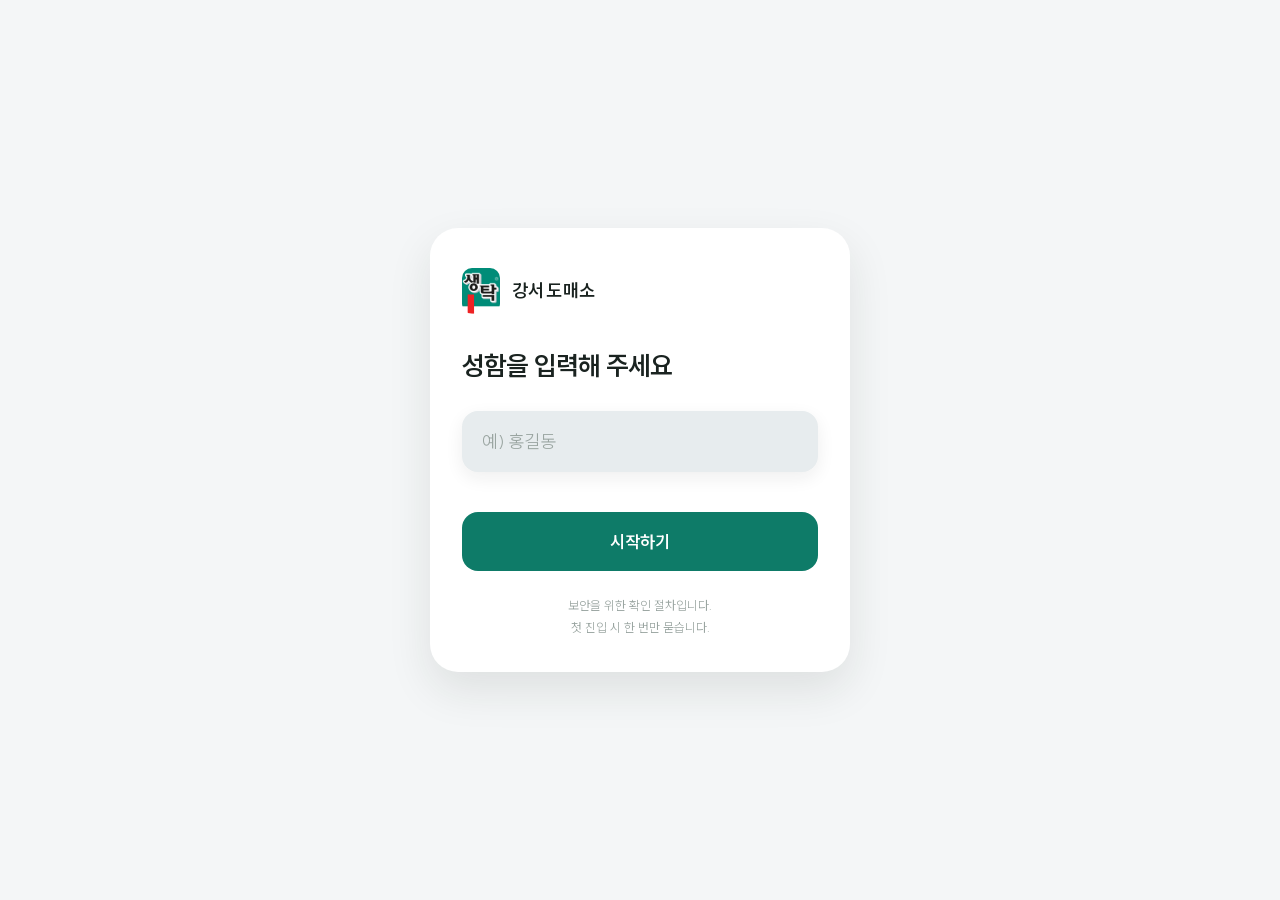
<file: index.html>
<!DOCTYPE html>
<html lang="ko">
<head>
  <meta charset="utf-8">
  <title>강서 도매소</title>

  <!-- ── 성함 확인 ───────────────────────────────────────────────
       성함이 없으면 welcome.html 로 보냅니다.
       화면이 그려지기 전에 실행되므로 앱이 잠깐 비쳤다 사라지지 않습니다.
       manifest 를 건드리지 않아도 PWA·북마크·직접입력 모두 여기서 걸립니다.
       (localStorage 가 막힌 브라우저에서는 그냥 통과시킵니다 — 앱을 못 쓰게 만들지 않기 위해) -->
  <script>
    (function () {
      try {
        if (!localStorage.getItem('gangseo.user')) {
          location.replace('welcome.html');
        }
      } catch (e) { /* 저장소가 막혀 있으면 검문 없이 진행 */ }
    })();
  </script>

  <meta http-equiv="Content-Security-Policy" content="
    default-src 'self';
    script-src 'self' 'unsafe-inline' 'unsafe-eval' https://cdn.tailwindcss.com https://apis.openapi.sk.com https://*.tmap.co.kr https://cdn.jsdelivr.net https://www.gstatic.com https://script.google.com https://script.googleusercontent.com https://*.googleapis.com https://*.firebaseio.com;
    connect-src 'self' https://script.google.com https://script.googleusercontent.com https://apis.openapi.sk.com https://api.allorigins.win https://api.openweathermap.org https://cdn.jsdelivr.net https://*.googleapis.com https://*.firebaseio.com https://*.gstatic.com https://firestore.googleapis.com;
    style-src 'self' 'unsafe-inline' https://fonts.googleapis.com;
    font-src 'self' data: https://fonts.gstatic.com;
    img-src 'self' data: https://*.daumcdn.net https://tmapapi.sktelecom.com https://*.tmap.sk.com https://*.tmap.co.kr https://s3-us-west-2.amazonaws.com https://openweathermap.org https://mobinogi.github.io;
    frame-src 'self' blob: https://*.firebaseapp.com;
  ">
  <link rel="icon" href="favicon.ico" type="image/png">
  <base target="_top">
  <meta name="theme-color" content="#f7f9fc">
  <meta name="viewport" content="width=device-width, initial-scale=1.0, maximum-scale=1.0, user-scalable=no" viewport-fit=cover">
  <link rel="manifest" href="manifest.json">
  <script src="https://cdn.tailwindcss.com"></script>
  <link rel="stylesheet" href="css/style.css?v=16">
  <link rel="stylesheet" href="css/truck.css?v=3">
  <link rel="stylesheet" href="css/weather-animation.css?v=9">
  <script src="https://apis.openapi.sk.com/tmap/jsv2?version=1&appKey=QePeg5ee414bGfjbIx13L55PmUEim1vl9tvBSyp0"></script>
  <script src="js/sidebar.js?v=2"></script>
  <script src="js/oilprice.js?v=2"></script>
  <script src="js/weather.js?v=14"></script>
  <script src="js/newsTicker.js?v=3"></script>
  <script src="https://cdn.jsdelivr.net/npm/chart.js"></script>
  <script src="js/chart1.js"></script>
  <script>
  tailwind.config = {
    darkMode: 'class' 
  }
</script>
<script type="module">
import { initializeApp } from "https://www.gstatic.com/firebasejs/10.7.1/firebase-app.js";
    import { getFirestore } from "https://www.gstatic.com/firebasejs/10.7.1/firebase-firestore.js";

    // 1. 구글 봇을 속이기 위한 "위장된 키" (Base64 인코딩됨)
    // 봇은 이 외계어를 API 키라고 인식하지 못해서 경고 메일을 안 보냅니다.
    const secret = "QUl6YVN5QjRmNHJQUGFhbkdWLTcyWVZobjVzeV9mUmtUWmtfc0Ew";

    // 2. 브라우저는 이걸 0.001초 만에 해석합니다. (atob 함수 사용)
    // 여기서 realKey가 "AIzaSy..."로 다시 변합니다.
    const realKey = atob(secret);

    const firebaseConfig = {
        apiKey: realKey,  // 해석된 진짜 키가 여기에 들어갑니다
        authDomain: "gangseo-app.firebaseapp.com",
        projectId: "gangseo-app",
        storageBucket: "gangseo-app.firebasestorage.app",
        messagingSenderId: "166683314292",
        appId: "1:166683314292:web:3e5e96ca88fece97086921"
    };

    try {
        // 3. 딜레이 없이 즉시 실행! (속도 최상)
        const app = initializeApp(firebaseConfig);
        window.db = getFirestore(app);
        console.log("🔥 Firebase 위장 로드 완료 (속도 최상 + 경고 없음)");

        // 4. 공장 현황 바로 조회
        if (typeof window.updateFactoryStatus === 'function') {
            window.updateFactoryStatus();
        }

    } catch (error) {
        console.error("Firebase 초기화 에러:", error);
    }


  // 3. 엔진 시동
  const app = initializeApp(firebaseConfig);
  const db = getFirestore(app);

  // 전역 변수 설정 (콘솔 테스트용)
  window.db = db;

// 🔥 [V28] 삭제 시 데이터 날리지 않고 '0점 초기화' 하는 최종 수정본
  window.saveToFirebase = async function() {
      const { doc, getDoc, setDoc, updateDoc, deleteField, serverTimestamp, collection, query, orderBy, limit, getDocs } 
          = await import("https://www.gstatic.com/firebasejs/10.7.1/firebase-firestore.js");

      const manager = document.getElementById('qe-manager').value;
      const val1Input = document.getElementById('qe-input-1');
      const val2Input = document.getElementById('qe-input-2');
      const val3Input = document.getElementById('qe-input-3');

      if(!manager) { showToast("담당자를 선택해주세요!", "error"); return; }

      // ── 수정 모드에서 비워둔 칸은 '이전 값 그대로' ──────────────
      //  수정 화면은 왼쪽에 이전 값을 보여주고 오른쪽 입력칸은 비워 둡니다.
      //  그 생김새는 "바꿀 칸만 넣고 나머지는 그대로" 로 읽힙니다.
      //  그런데 예전에는 빈칸을 0 으로 바꿔 보내서, 빈박스만 고치려던 분이
      //  발주까지 통째로 지워 버렸습니다. (2026-10-28)
      //
      //  · 새로 작성할 때의 빈칸 → 0 (발주 없음)  — 예전과 같습니다
      //  · 수정할 때의 빈칸     → 이전 값 유지
      //  · 일부러 0 을 넣으면   → 0 (0,0,0 이면 입력취소 — 의도된 기능 그대로)
      //  서버(writeDailyLog)도 원래 '빈칸이면 안 건드림' 으로 짜여 있었습니다.
      const recKey = (manager === '김원대') ? 'kim' : (manager === '정병준') ? 'jung' : null;
      let prevRec = null;
      try { prevRec = (recKey && qeTodayData) ? qeTodayData[recKey] : null; } catch (e) {}
      const isEditMode = !!(prevRec && prevRec.time && prevRec.time !== '자동이월');

      const blank = (inp) => String(inp.value).trim() === '';
      const pick  = (inp, prevVal) =>
          (isEditMode && blank(inp)) ? (Number(prevVal) || 0) : (Number(inp.value) || 0);

      // 수정 화면에서 아무것도 안 넣고 누르면 = '확인' 버튼 → 창만 닫습니다.
      //  (버튼 이름도 그때는 '확인' 으로 바뀌어 있습니다)
      if (isEditMode && blank(val1Input) && blank(val2Input) && blank(val3Input)) {
          if (typeof closeQuickEntryModal === 'function') closeQuickEntryModal();
          return;
      }

      const num1 = pick(val1Input, prevRec && prevRec.st);
      const num2 = pick(val2Input, prevRec && prevRec.rice);
      const num3 = pick(val3Input, prevRec && prevRec.empty);
      const dailyNet = (num1 + num2) - num3; 

      // ── 0,0,0 안전장치 ─────────────────────────────────────
      //  0,0,0 저장은 의도된 기능입니다. (수정 중이면 '오늘 기록 취소')
      //  다만 한 번 누르면 바로 지워지므로, 한 번만 묻습니다.
      if (num1 === 0 && num2 === 0 && num3 === 0) {
          const title = isEditMode ? '기록 삭제 확인' : '발주 없음 확인';
          const msg   = isEditMode
              ? '<b>' + manager + '</b>님의 오늘 기록을 지웁니다.<br>출고·반납이 모두 0 이 됩니다.'
              : '출고·반납이 모두 <b>0</b> 입니다.<br>오늘 발주 없음으로 저장할까요?';
          const label = isEditMode ? '지우기' : '저장';
          let ok = false;
          try {
              ok = (typeof window.askConfirm === 'function')
                  ? await window.askConfirm(title, msg, label)
                  : window.confirm(msg.replace(/<[^>]+>/g, ''));
          } catch (e) { ok = false; }
          if (!ok) return;
      }

      const submitBtn = document.getElementById('qe-submit-btn');
      const originalText = submitBtn.innerHTML;
      submitBtn.innerHTML = `<span>처리 중...</span>`;
      submitBtn.disabled = true;

      try {
          const userMap = { '김원대': 'kim', '정병준': 'jung' };
          const fieldName = userMap[manager]; 
          const otherName = (fieldName === 'kim') ? 'jung' : 'kim'; 
          
          const today = new Date();
          const dateStr = today.getFullYear() + "-" + String(today.getMonth()+1).padStart(2,'0') + "-" + String(today.getDate()).padStart(2,'0');
          const docRef = doc(window.db, "daily_sales", dateStr);

          // 1. 과거 데이터 확보 (계승용)
          const q = query(collection(window.db, "daily_sales"), orderBy("__name__", "desc"), limit(5));
          const qSnap = await getDocs(q);
          
          let myLastTotal = 0;
          let otherLastTotal = 0;
          let baseFactoryBalance = 0;

          for (const d of qSnap.docs) {
              if (d.id < dateStr) {
                  const data = d.data();
                  if (myLastTotal === 0 && data[fieldName]?.total !== undefined) myLastTotal = data[fieldName].total;
                  if (otherLastTotal === 0 && data[otherName]?.total !== undefined) otherLastTotal = data[otherName].total;
                  if (baseFactoryBalance === 0 && data.factory?.balance !== undefined) baseFactoryBalance = data.factory.balance;
                  if (myLastTotal > 0 && otherLastTotal > 0 && baseFactoryBalance > 0) break;
              }
          }
          if (baseFactoryBalance === 0) baseFactoryBalance = Number(document.getElementById('val-f21')?.textContent) || 0;

          // 2. 동료 데이터 처리 (계승 로직)
          const todaySnap = await getDoc(docRef);
          let todayPayload = {}; 
          let otherNet = 0;
          
          if (todaySnap.exists() && todaySnap.data()[otherName]) {
              const o = todaySnap.data()[otherName];
              otherNet = (Number(o.st||0) + Number(o.rice||0)) - Number(o.empty||0);
          } else {
              todayPayload[otherName] = {
                  st: 0, rice: 0, empty: 0,
                  total: otherLastTotal, 
                  time: "자동이월"
              };
              otherNet = 0;
          }

          // 3. 최종 계산
          const finalPersonalTotal = myLastTotal + dailyNet;
          const finalFactoryBalance = baseFactoryBalance + otherNet + dailyNet;

          // ==========================================================
          // 🚀 [수정된 부분] 0,0,0 입력 시 '삭제'가 아니라 '0으로 세팅'
          // ==========================================================
          if (num1 === 0 && num2 === 0 && num3 === 0) {
              // ⚠️ deleteField() 삭제! -> 대신 0으로 덮어씁니다.
              todayPayload[fieldName] = {
                  st: 0,
                  rice: 0,
                  empty: 0,
                  total: myLastTotal, // ⭐ 중요: 어제 토탈값으로 원상복구
                  time: "입력취소" 
              };
              todayPayload['factory'] = { 
                  balance: finalFactoryBalance, // 내가 빠진 상태의 밸런스
                  note: "입력 초기화됨" 
              };
              todayPayload['last_updated'] = serverTimestamp();

              // 덮어쓰기 (merge: true)
              await setDoc(docRef, todayPayload, { merge: true });
              
              showToast(`🗑️ [${manager}] 입력값 0으로 초기화 완료`, "success");
              document.getElementById('res-balance').textContent = myLastTotal; // 어제 잔량 표시
          } else {
              // 정상 저장 로직 (동일)
              todayPayload[fieldName] = { 
                  st: num1, rice: num2, empty: num3, 
                  total: finalPersonalTotal, 
                  time: new Date().toLocaleTimeString() 
              };
              todayPayload['factory'] = { 
                  balance: finalFactoryBalance, 
                  note: "정상 기록됨" 
              };
              todayPayload['last_updated'] = serverTimestamp();

              await setDoc(docRef, todayPayload, { merge: true });
              document.getElementById('res-balance').textContent = finalPersonalTotal; 
          }

          // 4. 결과창 숫자 표시
          document.getElementById('res-val1').textContent = num1;
          document.getElementById('res-val2').textContent = num2;
          document.getElementById('res-val3').textContent = num3;
          
          // 마무리
          if(typeof window.updateFactoryStatus === 'function') await window.updateFactoryStatus();
          document.getElementById('qe-form-content').classList.add('hidden');
          document.getElementById('qe-result-content').classList.remove('hidden');
          
          if(typeof window.callAppsScript === 'function') {
              // [수정] 기다리지 않고 던지면 실패해도 아무도 모릅니다. 결과를 반드시 확인합니다.
              try {
                  const sheetRes = await window.callAppsScript('writeDailyLog', {
                      manager,
                      val1: num1,
                      val2: num2,
                      val3: num3   // 빈칸은 0 = '발주 없음' (파베와 동일 규칙)
                  });
                  if (!sheetRes || sheetRes.status !== 'success') {
                      showToast("파베는 저장됨 / 스프레드시트 실패: " + ((sheetRes && sheetRes.message) || "응답 없음"), "error");
                  }
              } catch (sheetErr) {
                  showToast("파베는 저장됨 / 스프레드시트 전송 실패: " + sheetErr.message, "error");
              }
          }
          val1Input.value = ""; val2Input.value = ""; val3Input.value = "";

      } catch(e) {
          console.error(e);
          showToast("저장 오류", "error");
      } finally {
          submitBtn.innerHTML = originalText;
          submitBtn.disabled = false;
      }
  }



  // ✅ [신규 추가] 선택된 날짜끼리 경계선 허물기 (벽 뚫기)
function mergeSelectedBoxes() {
    // 1. 모든 날짜 박스의 스타일 초기화 (일단 다 막아둠)
    document.querySelectorAll('.date-box').forEach(el => {
        // 선택된 녀석들만 점선 테두리가 있을 테니, 그 녀석들만 건드립니다.
        if (el.classList.contains('ring-2')) { 
            el.style.borderRight = ''; 
            el.style.borderLeft = '';
            el.classList.add('rounded-xl'); // 기본 둥글기 복구
        }
    });

    // 2. 선택된 날짜들끼리 검사
    // (selectedDates는 사장님 코드에 있는 Set 변수라고 가정)
    selectedDates.forEach(dateStr => {
        const el = document.querySelector(`.date-box[data-date="${dateStr}"]`);
        if (!el) return;

        const currDate = new Date(dateStr);
        
        // 내일 날짜 구하기
        const nextDate = new Date(currDate);
        nextDate.setDate(currDate.getDate() + 1);
        const nextStr = `${nextDate.getFullYear()}-${String(nextDate.getMonth()+1).padStart(2,'0')}-${String(nextDate.getDate()).padStart(2,'0')}`;

        // 어제 날짜 구하기
        const prevDate = new Date(currDate);
        prevDate.setDate(currDate.getDate() - 1);
        const prevStr = `${prevDate.getFullYear()}-${String(prevDate.getMonth()+1).padStart(2,'0')}-${String(prevDate.getDate()).padStart(2,'0')}`;

        // ▶ 내일도 선택됐나요? -> 나의 오른쪽 벽, 내일의 왼쪽 벽 제거
        if (selectedDates.has(nextStr)) {
            el.style.borderRight = 'none';
            el.classList.remove('rounded-r-xl'); // 오른쪽 둥글기 제거
            el.classList.add('rounded-r-none');
        }

        // ▶ 어제도 선택됐나요? -> 나의 왼쪽 벽 제거
        if (selectedDates.has(prevStr)) {
            el.style.borderLeft = 'none';
            el.classList.remove('rounded-l-xl'); // 왼쪽 둥글기 제거
            el.classList.add('rounded-l-none');
        }
    });
}
</script>
</head>
<body class="min-h-screen bg-gray-50 block md:flex font-sans">
    
    <div id="sidebar" 
     class="fixed left-0 top-0 h-full flex w-64 flex-shrink-0 flex-col z-50
            transition-transform duration-300 ease-in-out
            bg-gradient-to-b from-gray-700 to-gray-900 text-gray-200
            shadow-none border-none
            md:border-r md:border-gray-500/50">

    <div class="flex-1 w-full h-full overflow-y-auto overflow-x-hidden p-4 flex flex-col">
        
        <div onclick="changeView('write', true)"
             class="text-2xl font-bold text-white mb-8 pb-4 
                    select-none cursor-pointer hover:text-gray-100 transition-all text-center
                    border-b border-black/20 shadow-[0_1px_0_rgba(255,255,255,0.1)]"
             style="text-shadow: 0 0 7px rgba(255, 255, 255, 0.6);">
            강서 도매소
        </div>
<nav class="space-y-2">
    
    <a onclick="openSalesSheet()" id="menu-sales"
       class="hover-line flex items-center px-4 py-3 cursor-pointer text-gray-400">
       <span class="font-medium text-lg transition-colors">매출표</span>
    </a>

    <a onclick="changeView('consolidated', true)" id="menu-consolidated"
       class="hover-line flex items-center px-4 py-3 cursor-pointer text-gray-400">
       <span class="font-medium text-lg transition-colors">일보 통합본</span>
    </a>

    <a onclick="changeView('dashboard', true)" id="menu-dashboard"
       class="hover-line flex items-center px-4 py-3 cursor-pointer text-gray-400">
       <span class="font-medium text-lg transition-colors">매출 현황 분석</span>
    </a>
</nav>
         </div> 
      <div class="w-full px-2 pb-6 pt-1 bg-gradient-to-t from-gray-900 via-gray-900/80 to-transparent z-10">
        <div id="weather-widget" onclick="openWeatherModal()" role="button" aria-label="날씨 자세히 보기" class="px-2 -mt-4 mb-8 group cursor-pointer select-none flex flex-col items-center relative">
    <div class="weather-animation-layer"></div>        
            <div class="relative w-full flex justify-center mb-1">
                <img id="weather-icon" src="" alt="Weather" 
                     class="w-20 h-20 filter drop-shadow-xl opacity-90 transition-transform group-hover:scale-110 animate-float">
            </div>
            <div class="text-center z-10">
                <div class="flex items-start justify-center leading-none">
                    <span class="text-5xl font-black text-white tracking-tighter" id="weather-temp">--</span>
                    <span class="text-2xl text-blue-200 font-bold mt-1">°</span>
                </div>
                <div class="flex items-center justify-center gap-3 mt-2 w-full text-[13px] font-bold tracking-tighter">
                    <span class="text-red-400/90">최고 <span id="temp-max">--</span>°</span>
                    <span class="text-blue-300/90">최저 <span id="temp-min">--</span>°</span>
                   </div>
                <div class="mt-1 flex flex-col items-center">
                    <h3 class="text-sm font-bold text-gray-300 tracking-wide flex items-center gap-1">
                        부산 강서구
                    </h3>
                    <div class="flex items-center gap-2 mt-1">
                        <span class="text-[11px] text-blue-400 font-bold" id="weather-desc">--</span>
                        <div class="flex items-center gap-1 bg-white/10 px-1.5 py-0.5 rounded text-[10px] text-gray-400">
                            💧 <span id="weather-humidity">--%</span>
                        </div>
                    </div>
                    <!-- 위젯이 눌린다는 걸 알려 주는 안내. 위젯 전체가 눌리므로 글자에 따로 동작은 없습니다. -->
                    <div class="wx-hint mt-1.5 text-[11px] font-bold">눌러서 주간 날씨 보기</div>
                </div>
            </div>
        </div>
        <div class="mb-6 px-1">
            <div onclick="confirmOilStationNav()" 
                 class="relative overflow-hidden rounded-2xl p-3 border border-white/10 shadow-lg group bg-gradient-to-br from-gray-800 to-gray-900 cursor-pointer hover:bg-white/5 transition-colors">
                
                <div class="absolute -right-4 -top-4 text-white/5 group-hover:text-yellow-500/10 transition-colors duration-500">
                    <svg xmlns="http://www.w3.org/2000/svg" class="h-24 w-24" fill="currentColor" viewBox="0 0 24 24"><path d="M19.14 7.5A2.86 2.86 0 0 1 22 10.36v3.78A2.86 2.86 0 0 1 19.14 17H12v2h1.5a.5.5 0 0 1 .5.5v2a.5.5 0 0 1-.5.5h-5a.5.5 0 0 1-.5-.5v-2a.5.5 0 0 1 .5-.5H10v-2H5a1 1 0 0 1-1-1V5a1 1 0 0 1 1-1h10a1 1 0 0 1 1 1v2.5ZM12 5H6v9h6V5Zm7.5 4.5h-1a.5.5 0 0 0-.5.5v5a.5.5 0 0 0 .5.5h1a1 1 0 0 0 1-1v-4a1 1 0 0 0-1-1Z"/></svg>
                </div>

                <div class="relative z-10 px-1">
                    <div onclick="event.stopPropagation(); refreshOilPrice(this);" class="flex justify-between items-start mb-1 cursor-pointer active:scale-95 transition-transform" title="누르면 정보를 갱신합니다">
                        <div>
                            <div class="flex items-center gap-1">
                                <p id="oil-label" class="text-[10px] text-gray-400 font-bold tracking-wider uppercase">경유 기준</p>
                                <svg id="refresh-icon" xmlns="http://www.w3.org/2000/svg" class="h-3 w-3 text-gray-500" fill="none" viewBox="0 0 24 24" stroke="currentColor"><path stroke-linecap="round" stroke-linejoin="round" stroke-width="2" d="M4 4v5h.582m15.356 2A8.001 8.001 0 004.582 9m0 0H9m11 11v-5h-.581m0 0a8.003 8.003 0 01-15.357-2m15.357 2H15" /></svg>
                            </div>
                            <h3 class="text-xs font-bold text-gray-200">부산 강서구 평균</h3>
                        </div>
                        <div class="text-right">
                            <div class="text-xl font-black text-white tracking-tighter" id="diesel-avg-price">--</div>
                            <div class="text-[10px] text-blue-400 font-bold flex justify-end items-center gap-0.5">▼ 12원</div>
                        </div>
                    </div>

                    <div class="w-full h-px bg-white/10 my-2"></div>

                    <div class="flex justify-between items-end">
                        <div class="flex-1 min-w-0 mr-2">
                            <div class="mb-1">
                                <span class="text-[10px] text-yellow-400 font-bold border border-yellow-500/30 px-1 py-0.5 rounded bg-yellow-500/10 inline-block">👑 최저가 TOP 1</span>
                            </div>
                            <div class="station-name-wrapper w-full">
                                <h4 class="text-sm font-bold text-white leading-tight station-name-text" id="cheapest-st-name">정보 수신 중...</h4>
                            </div>
                            <div class="flex items-center gap-1 mt-0.5">
                                <p class="text-[10px] text-gray-400 truncate w-full" id="cheapest-st-addr">-</p>
                                <div class="flex items-center text-[10px] text-blue-300 font-bold animate-pulse whitespace-nowrap">
                                    <span>길안내</span>
                                    <svg xmlns="http://www.w3.org/2000/svg" class="h-3 w-3" viewBox="0 0 20 20" fill="currentColor"><path fill-rule="evenodd" d="M7.293 14.707a1 1 0 010-1.414L10.586 10 7.293 6.707a1 1 0 011.414-1.414l4 4a1 1 0 010 1.414l-4 4a1 1 0 01-1.414 0z" clip-rule="evenodd" /></svg>
                                </div>
                            </div>
                        </div>
                        <div class="text-right">
                            <span class="text-lg font-black text-yellow-400 tracking-tighter" id="cheapest-price">--</span>
                            <span class="text-[10px] text-yellow-600 font-bold">원</span>
                        </div>
                    </div>
                </div>
            </div>
        </div>
</div>
       <button id="sidebar-toggle-handle" onclick="toggleSidebar()"
            class="absolute -right-5 w-5 h-16 -translate-y-1/2 
                   
                   /* 👇 여기가 핵심! (모바일은 위로, PC는 중앙으로) */
                   top-[30%] md:top-1/2
                   
                   bg-gray-700/50 text-gray-400 
                   rounded-r-lg
                  cursor-pointer 
                   flex items-center justify-center
                   hover:bg-gray-600 hover:text-white transition-colors z-50">
        
        <svg id="sidebar-icon" xmlns="http://www.w3.org/2000/svg" class="h-4 w-4 transition-transform duration-300" fill="none" viewBox="0 0 24 24" stroke="currentColor">
            <path stroke-linecap="round" stroke-linejoin="round" stroke-width="2" d="M9 5l7 7-7 7" />
        </svg>
    </button>
    </div>  
    <div id="main-content-wrapper" 
         class="flex-grow pt-4 ml-0 md:ml-64 transition-all duration-300 w-full">
        
        <div class="max-w-4xl mx-auto p-4">

            <div id="view-write" class="view-content space-y-6">
                
                <h1 class="text-3xl font-bold text-center text-gray-800 mb-6 flex items-center justify-center">
                  <img src="img/logo.png" alt="생탁 로고" class="h-14 w-auto mr-3 select-none pointer-events-none">
                  강서 도매소
                </h1>
               <div class="flex mb-0"> 
                    <button id="tab-write" onclick="toggleSubTab('write')" 
                            class="flex-1 py-3 text-lg font-medium border-b-2 border-transparent hover:border-green-500 tab-active rounded-tl-xl rounded-tr-none text-gray-700">
                      <span>일보 작성</span>
                    </button>
                    <button id="tab-review" onclick="toggleSubTab('review')" 
                            class="flex-1 py-3 text-lg font-medium border-b-2 border-transparent hover:border-green-500 text-gray-500 rounded-tr-xl rounded-tl-none">
                      <span>날짜 검색</span>
                    </button>
                </div>
                <div id="tab-content">
                    
                    <div id="content-write" 
                         class="sub-tab-content space-y-6 p-6 rounded-xl 
                                bg-[#f7f9fc] text-gray-700 
                                shadow-[0px_-8px_15px_rgba(255,255,255,0.8),0px_8px_15px_rgba(204,204,204,0.5)]">
                      
                      <!-- 위치 기준 틀.
                           카드가 펼쳐질 때 이 틀의 높이는 그대로 두고 카드만 위로 떠오릅니다.
                           그래야 아래 '거래처 현황 지도' 같은 내용이 밀려나지 않습니다.
                           틀의 높이는 접힌 카드 높이에 맞춰 스크립트가 정해줍니다. -->
                      <div id="status-wrap" class="relative w-full mb-8">
                      <!-- z-index 는 style.css 의 #status-box 규칙에서 관리합니다.
                           (여기에 z-40 을 같이 두면 어느 쪽이 이기는지 헷갈립니다) -->
                      <div id="status-box" class="wide-switch-card w-full py-3 absolute inset-x-0 top-0 cursor-pointer select-none">

    <div class="relative flex justify-between items-center px-6 mb-1">
        <p class="font-bold text-lg text-gray-600 flex items-center gap-2">
            <span id="current-date">불러오는 중...</span>
        </p>

        
        <button onclick="updateFactoryStatus(); const svg=this.querySelector('svg'); svg.style.transition='transform 1s ease-in-out'; svg.dataset.rot=(Number(svg.dataset.rot)||0)+360; svg.style.transform='rotate('+svg.dataset.rot+'deg)';" 
                class="p-1 text-gray-400 transition-colors duration-200 hover:text-gray-900 focus:outline-none">
            
            <svg class="w-5 h-5" viewBox="0 0 24 24" fill="currentColor">
                <path d="M17.65 6.35C16.2 4.9 14.21 4 12 4c-4.42 0-7.99 3.58-7.99 8s3.57 8 7.99 8c3.73 0 6.84-2.55 7.73-6h-2.08c-.82 2.33-3.04 4-5.65 4-3.31 0-6-2.69-6-6s2.69-6 6-6c1.66 0 3.14.69 4.22 1.78L13 11h7V4l-2.35 2.35z"/>
            </svg>
        </button>
    </div>

    <div class="gradient-divider-h"></div>

    <!-- 펼쳐지는 부분. 접혀 있을 땐 높이 0 이라 아예 안 보입니다. -->
    <div id="status-detail" class="overflow-hidden transition-all duration-300 ease-out" style="max-height:0; opacity:0;">

        <!-- 머리글. 아래 합계 줄과 같은 3등분이라 세로줄이 딱 맞습니다. -->
        <div class="flex flex-row items-center w-full pt-2 pb-1">
            <div class="flex-1 text-center text-[11px] font-bold text-gray-400 tracking-wide">출고</div>
            <div class="flex-1 text-center text-[11px] font-bold text-gray-400 tracking-wide">반납</div>
            <div class="flex-1 text-center text-[11px] font-bold text-gray-400 tracking-wide">잔량</div>
        </div>

        <div id="status-rows"></div>

        <div class="gradient-divider-h"></div>
    </div>

    <div class="flex flex-row h-10 items-center mt-1 w-full">

        <div class="flex-1 flex flex-col items-center justify-center">
            <span class="text-2xl font-bold text-gray-800 tracking-tight" id="val-f19">-</span>
        </div>

        <div class="gradient-divider-v"></div>

        <div class="flex-1 flex flex-col items-center justify-center">
            <span class="text-2xl font-bold text-gray-800 tracking-tight" id="val-f20">-</span>
        </div>

        <div class="gradient-divider-v"></div>

        <div class="flex-1 flex flex-col items-center justify-center">
            <span class="text-2xl font-bold text-red-500 tracking-tight" id="val-f21">-</span>
        </div>

    </div>

    <!-- 펼침 화살표. 카드 하단에 '얹어' 둡니다.
         absolute 라서 자리를 차지하지 않습니다 → 카드 높이가 늘어나지 않습니다.
         (여기에 padding 으로 자리를 만들면 카드가 커지고,
          카드 장식이 높이의 %로 잡혀 있어 하단 모양까지 틀어집니다)
         바깥이 좌우 중앙을 잡고, 가운데가 위아래로 살랑이고, 안쪽 화살표가 회전합니다.
         (한 요소에 transform 을 여럿 걸면 서로 덮어씁니다) -->
    <div class="absolute bottom-1 left-1/2 -translate-x-1/2 pointer-events-none">
        <div id="status-chevron-bob" class="status-bob">
            <svg id="status-chevron" class="w-6 h-3 text-gray-400 transition-transform duration-300 ease-out"
                 viewBox="0 0 24 12" fill="none" stroke="currentColor" stroke-width="2.5">
                <path stroke-linecap="round" stroke-linejoin="round" d="M3 3.5 L12 9 L21 3.5"/>
            </svg>
        </div>
    </div>

</div>
</div>

                      <div class="flex w-full mt-4 rounded-xl overflow-hidden border-2 border-[#f7f9fc] shadow-[0_10px_10px_-5px_rgba(0,0,0,0.1)]">
    
    <button onclick="generateTodayReport()" 
            class="flex-1 py-4 bg-green-500 text-white font-bold 
                   hover:bg-green-600 transition-colors 
                   active:bg-green-700 flex items-center justify-center gap-2 text-xl"> 
        생성&열기
    </button>
    
    <button onclick="openQuickEntryModal()" 
            class="flex-1 py-4 bg-red-500 text-white font-bold 
                   hover:bg-red-600 transition-colors 
                   active:bg-red-700 flex items-center justify-center gap-2 text-xl">
        ⚡ 간편 작성
    </button>

</div>

                      <h2 class="text-2xl font-light text-gray-700 pt-4">거래처 현황 지도</h2>
                      <div class="p-4 rounded-lg bg-gray-100 border border-gray-300 text-gray-700">
                        <p class="font-semibold">현재 등록된 모든 거래처의 위치를 지도로 확인 및 T맵 길찾기 연동 됩니다.</p>
                      </div>
                      <button onclick="openMapOverlay()" 
        class="w-full mt-4 py-4 
               bg-blue-600 text-white font-bold text-xl 
               rounded-xl border-2 border-[#f7f9fc] 
               hover:bg-blue-700 transition-colors 
               active:bg-blue-800 
               shadow-[0_10px_10px_-5px_rgba(0,0,0,0.1)]
               indent-[2px]">
    거래처 현황 지도 보기
</button>

                      <p id="app-status" class="text-sm text-gray-500 pt-2">상태: 대시보드 불러오는 중...</p>
                    </div>

                    <div id="content-review" class="sub-tab-content hidden space-y-6 bg-white dark:bg-gray-900 p-6 rounded-xl shadow-lg border border-gray-200 dark:border-gray-700 relative">
                      
                      
                      <div class="flex justify-between items-center mb-4">
                          <button onclick="changeMonth(-1)" class="p-2 text-gray-600 hover:text-green-600 transition-colors rounded-full">
                              <svg xmlns="http://www.w3.org/2000/svg" class="h-6 w-6" fill="none" viewBox="0 0 24 24" stroke="currentColor"><path stroke-linecap="round" stroke-linejoin="round" stroke-width="2" d="M15 19l-7-7 7-7" /></svg>
                          </button>
                          <div id="current-month-display" onclick="reloadCurrentMonth()" title="누르면 달력을 새로고침합니다" class="text-2xl font-bold text-green-700 cursor-pointer hover:text-green-900 transition-all select-none active:scale-95">
                                불러오는 중...
                           </div>
                          <button onclick="changeMonth(1)" class="p-2 text-gray-600 hover:text-green-600 transition-colors rounded-full">
                              <svg xmlns="http://www.w3.org/2000/svg" class="h-6 w-6" fill="none" viewBox="0 0 24 24" stroke="currentColor"><path stroke-linecap="round" stroke-linejoin="round" stroke-width="2" d="M9 5l7 7-7 7" /></svg>
                          </button>
                      </div>

                      <div id="calendar-grid" class="calendar-grid text-center text-sm font-medium transition-all duration-300">
                          <div class="grid grid-cols-7 border-b border-gray-200 mb-2">
                            <div class="p-2 sunday">일</div> <div class="p-2">월</div> <div class="p-2">화</div>
                            <div class="p-2">수</div> <div class="p-2">목</div> <div class="p-2">금</div>
                            <div class="p-2">토</div>
                          </div>
                          <div id="calendar-days" class="grid grid-cols-7 gap-y-1">
                          </div>
                         
                      </div>
                  
                      <button id="generate-summary-button" onclick="createMonthlySummary()" class="w-full mt-6 py-3 bg-blue-500 text-white font-bold rounded-xl hover:bg-blue-600 transition-colors shadow-md disabled:bg-gray-400">
                        <span id="summary-button-text">XX월 매출현황표 생성</span>
                      </button>

<div class="flex justify-between items-center pt-4 mt-2 border-t border-gray-100">
    <p id="review-status" class="text-sm text-gray-500">
        상태: 준비 완료.
    </p>

    <div class="flex items-center gap-2">
        <span class="text-xs font-bold text-gray-600">🛠 편집 모드</span>
        <label class="relative inline-flex items-center cursor-pointer">
            <input type="checkbox" id="edit-mode-toggle" class="sr-only peer">
            <div class="w-9 h-5 bg-gray-200 peer-focus:outline-none rounded-full peer peer-checked:after:translate-x-full peer-checked:after:border-white after:content-[''] after:absolute after:top-[2px] after:left-[2px] after:bg-white after:border-gray-300 after:border after:rounded-full after:h-4 after:w-4 after:transition-all peer-checked:bg-orange-500"></div>
        </label>
    </div>
</div>
                    <div id="calendar-loader" class="absolute inset-0 z-20 flex flex-col items-center justify-center bg-white/60 backdrop-blur-sm rounded-xl hidden">
                    <div class="w-12 h-12 border-4 border-gray-200 border-t-green-500 rounded-full animate-spin mb-3"></div>
                    <p class="text-sm font-bold text-gray-600 animate-pulse">
                                    📅 달력 정보를 불러오는 중...
                       </p>
                   </div>
                </div>  
              </div> 
            </div>
         <div id="dashboard-view" class="view-content hidden w-full h-full p-6 overflow-y-auto dark:bg-gray-900 text-gray-900 dark:text-gray-100 transition-colors">
  
  <h1 class="text-2xl font-bold mb-6">  연간 매출현황 분석 </h1>

  <div class="bg-white dark:bg-gray-800 rounded-xl shadow-sm border border-gray-100 dark:border-gray-700 p-4 mb-6 animate-fade-in-up">
    
    <div class="flex flex-col sm:flex-row justify-between items-center gap-4">
        
        <div class="relative z-40 w-full sm:w-auto">
            <button id="userDropdownBtn" onclick="toggleUserDropdown()" 
                    class="w-full sm:w-48 pl-4 pr-3 py-2 rounded-xl border border-gray-200 dark:border-gray-600 bg-white dark:bg-gray-700 text-left flex justify-between items-center shadow-sm transition-all hover:bg-gray-50 dark:hover:bg-gray-600 focus:outline-none active:scale-[0.98]">
                
                <div class="flex items-center gap-3">
                    <span class="text-[11px] font-bold text-gray-400 uppercase tracking-wider">담당자</span>
                    <span id="selectedUserName" class="text-sm font-bold text-gray-700 dark:text-gray-200">김원대</span>
                </div>

                <svg id="dropdownArrow" class="w-4 h-4 text-gray-400 transition-transform duration-200" fill="none" stroke="currentColor" viewBox="0 0 24 24"><path stroke-linecap="round" stroke-linejoin="round" stroke-width="2" d="M19 9l-7 7-7-7"></path></svg>
            </button>

            <div id="userDropdownList" class="hidden absolute top-full left-0 right-0 mt-2 bg-white dark:bg-gray-800 border border-gray-100 dark:border-gray-600 rounded-xl shadow-xl overflow-hidden animate-fade-in-down origin-top">
                <ul class="py-1">
                    <li>
                        <button onclick="selectUser('김원대')" class="w-full text-left px-4 py-3 text-sm font-medium text-gray-700 dark:text-gray-200 hover:bg-blue-50 dark:hover:bg-gray-700 hover:text-blue-600 dark:hover:text-blue-400 transition-colors flex items-center justify-between group focus:outline-none">
                            김원대
                            <svg id="check-김원대" class="w-4 h-4 text-blue-500 opacity-100 group-hover:opacity-100 transition-opacity" fill="none" viewBox="0 0 24 24" stroke="currentColor"><path stroke-linecap="round" stroke-linejoin="round" stroke-width="2" d="M5 13l4 4L19 7"/></svg>
                        </button>
                    </li>
                    <div class="h-px bg-gray-100 dark:bg-gray-700 mx-2"></div>
                    <li>
                        <button onclick="selectUser('정병준')" class="w-full text-left px-4 py-3 text-sm font-medium text-gray-700 dark:text-gray-200 hover:bg-blue-50 dark:hover:bg-gray-700 hover:text-blue-600 dark:hover:text-blue-400 transition-colors flex items-center justify-between group focus:outline-none">
                            정병준
                            <svg id="check-정병준" class="w-4 h-4 text-blue-500 opacity-0 group-hover:opacity-50 transition-opacity" fill="none" viewBox="0 0 24 24" stroke="currentColor"><path stroke-linecap="round" stroke-linejoin="round" stroke-width="2" d="M5 13l4 4L19 7"/></svg>
                        </button>
                    </li>
                </ul>
            </div>
            
            <select id="dashboardUserSelect" class="hidden" onchange="updateDashboardChart()">
                <option value="김원대">김원대</option>
                <option value="정병준">정병준</option>
            </select>
        </div>

        <div class="relative flex bg-gray-100 dark:bg-gray-700 p-1 rounded-lg w-fit">
            <div id="prod-pill" class="absolute top-1 bottom-1 bg-white dark:bg-gray-600 rounded-md shadow-sm transition-all duration-300 ease-[cubic-bezier(0.4,0,0.2,1)]"></div>
            
            <button id="btn-prod-all" onclick="changeProduct('all')" class="relative z-10 px-4 py-1.5 text-sm font-bold text-blue-600 transition-colors duration-200 focus:outline-none">
                전체
            </button>
            <button id="btn-prod-st" onclick="changeProduct('st')" class="relative z-10 px-4 py-1.5 text-sm font-medium text-gray-500 hover:text-gray-900 transition-colors duration-200 focus:outline-none">
                생탁
            </button>
            <button id="btn-prod-rice" onclick="changeProduct('rice')" class="relative z-10 px-4 py-1.5 text-sm font-medium text-gray-500 hover:text-gray-900 transition-colors duration-200 focus:outline-none">
                우리쌀
            </button>
        </div>

    </div>
</div>

  <div id="chartSkeleton" class="hidden w-full h-[500px] bg-white dark:bg-gray-800 rounded-xl shadow-lg border border-gray-100 dark:border-gray-700 p-8 animate-pulse flex flex-col transition-colors">
      
      <div class="space-y-3 mb-10">
          <div class="h-4 bg-gray-200 dark:bg-gray-700 rounded w-1/4"></div> <div class="h-8 bg-gray-300 dark:bg-gray-600 rounded w-1/2"></div> </div>

      <div class="flex-1 flex items-end justify-between space-x-2 px-2">
          <div class="w-full bg-gray-100 dark:bg-gray-700 rounded-t-sm h-[20%]"></div>
          <div class="w-full bg-gray-200 dark:bg-gray-600 rounded-t-sm h-[40%]"></div>
          <div class="w-full bg-gray-100 dark:bg-gray-700 rounded-t-sm h-[30%]"></div>
          <div class="w-full bg-gray-200 dark:bg-gray-600 rounded-t-sm h-[50%]"></div>
          <div class="w-full bg-gray-100 dark:bg-gray-700 rounded-t-sm h-[35%]"></div>
          <div class="w-full bg-gray-200 dark:bg-gray-600 rounded-t-sm h-[60%]"></div>
          <div class="w-full bg-gray-100 dark:bg-gray-700 rounded-t-sm h-[45%]"></div>
          <div class="w-full bg-gray-200 dark:bg-gray-600 rounded-t-sm h-[75%]"></div>
          <div class="w-full bg-gray-100 dark:bg-gray-700 rounded-t-sm h-[55%]"></div>
          <div class="w-full bg-gray-200 dark:bg-gray-600 rounded-t-sm h-[80%]"></div>
          <div class="w-full bg-gray-100 dark:bg-gray-700 rounded-t-sm h-[60%]"></div>
          <div class="w-full bg-gray-300 dark:bg-gray-500 rounded-t-sm h-[90%]"></div> </div>

      <div class="flex justify-between mt-6 px-2">
          <div class="h-3 w-8 bg-gray-200 dark:bg-gray-700 rounded"></div>
          <div class="h-3 w-8 bg-gray-200 dark:bg-gray-700 rounded"></div>
          <div class="h-3 w-8 bg-gray-200 dark:bg-gray-700 rounded"></div>
          <div class="h-3 w-8 bg-gray-200 dark:bg-gray-700 rounded"></div>
          <div class="h-3 w-8 bg-gray-200 dark:bg-gray-700 rounded"></div>
          <div class="h-3 w-8 bg-gray-200 dark:bg-gray-700 rounded"></div>
      </div>

  </div>

  <div id="chartContainer" class="hidden bg-white dark:bg-gray-800 p-6 rounded-xl shadow-lg border border-gray-200 dark:border-gray-700 transition-colors">
    
    <div class="flex flex-col xl:flex-row justify-between items-center mb-4 gap-4">
    
    <div class="flex items-center gap-4">
        <h3 class="text-lg font-bold text-gray-800 dark:text-white hidden sm:block">매출 추이</h3>
        <div class="flex items-center space-x-3 text-xs sm:text-sm">
            <div class="flex items-center">
                <span class="w-3 h-3 rounded-full bg-blue-500 mr-1.5"></span>
                <span class="text-gray-600 dark:text-gray-300 font-medium">선택 기간</span>
            </div>
            <div class="flex items-center">
                <span class="w-6 h-0.5 border-t-2 border-dashed border-gray-400 mr-1.5"></span>
                <span class="text-gray-400">작년 동기</span>
            </div>
        </div>
    </div>

    <div id="dateNavControl" class="flex items-center bg-gray-100 dark:bg-gray-700 rounded-lg p-1">
        <button onclick="moveDate(-1)" class="w-8 h-8 flex items-center justify-center text-gray-500 hover:text-blue-600 hover:bg-white dark:hover:bg-gray-600 rounded-md transition-all">
            <svg class="w-4 h-4" fill="none" stroke="currentColor" viewBox="0 0 24 24"><path stroke-linecap="round" stroke-linejoin="round" stroke-width="2" d="M15 19l-7-7 7-7"/></svg>
        </button>
        
        <span id="currentDateDisplay" class="mx-4 font-bold text-gray-700 dark:text-gray-200 min-w-[80px] text-center text-sm sm:text-base">
            Loading...
        </span>

        <button onclick="moveDate(1)" class="w-8 h-8 flex items-center justify-center text-gray-500 hover:text-blue-600 hover:bg-white dark:hover:bg-gray-600 rounded-md transition-all">
            <svg class="w-4 h-4" fill="none" stroke="currentColor" viewBox="0 0 24 24"><path stroke-linecap="round" stroke-linejoin="round" stroke-width="2" d="M9 5l7 7-7 7"/></svg>
        </button>
    </div>

    <div class="relative flex bg-gray-100 dark:bg-gray-700 p-1 rounded-lg">
    <div id="range-pill" class="absolute top-1 bottom-1 bg-white dark:bg-gray-600 rounded-md shadow-sm transition-all duration-300 ease-[cubic-bezier(0.4,0,0.2,1)]"></div>

    <button id="btn-1d" onclick="changeChartRange('1D')" class="relative z-10 px-3 py-1.5 text-sm font-medium text-gray-500 transition-colors duration-200">
        1D
    </button>
    <button id="btn-1m" onclick="changeChartRange('1M')" class="relative z-10 px-3 py-1.5 text-sm font-medium text-gray-500 transition-colors duration-200">
        1M
    </button>
    <button id="btn-1y" onclick="changeChartRange('1Y')" class="relative z-10 px-3 py-1.5 text-sm font-medium text-gray-500 transition-colors duration-200">
        1Y
    </button>
</div>
</div>
    <div class="relative w-full h-[500px]">
       <button id="btn-ai-predict" onclick="toggleAIPrediction()" class="gemini-magic-btn group" title="AI 예측 실행">
         <div class="gemini-morpher"></div>
    <span class="gemini-content">
        <svg viewBox="0 -960 960 960" class="w-6 h-6" fill="url(#gemini-gradient)">
            <defs>
                <linearGradient id="gemini-gradient" x1="0%" y1="0%" x2="100%" y2="100%">
                    <stop offset="0%" style="stop-color:#4facfe;stop-opacity:1" />
                    <stop offset="100%" style="stop-color:#fbc2eb;stop-opacity:1" />
                </linearGradient>
            </defs>
            <path d="M480-80q-6,0-11-4t-7-10q-17-67-51-126T328-328T220-411T94-462q-6-2-10-7t-4-11t4-11t10-7q67-17 126-51t108-83t83-108t51-126q2-6 7-10t11-4t10.5,4t6.5,10q18,67 52,126t83,108t108,83t126,51q6,2 10,7t4,11t-4,11t-10,7q-67,17-126,51T632-328T549-220T498-94q-2,6-7,10t-11,4Z"></path>
        </svg>
    </span>
         <span class="gemini-tooltip">AI 예측</span>
</button>
      <canvas id="salesStatusChart"></canvas>
    </div>

</div>
    </div>
          <div id="view-consolidated" 
     class="view-content hidden p-6 min-h-[600px] 
            bg-white dark:bg-gray-900 
            rounded-xl shadow-lg border border-gray-200 dark:border-gray-700 
            transition-colors">
            
      <div class="flex justify-between items-center mb-8">
          <button onclick="changeConsolidatedYear(-1)" class="p-2 text-gray-600 hover:text-green-600 transition-colors rounded-full hover:bg-gray-100 dark:hover:bg-gray-800">
              <svg xmlns="http://www.w3.org/2000/svg" class="h-6 w-6" fill="none" viewBox="0 0 24 24" stroke="currentColor"><path stroke-linecap="round" stroke-linejoin="round" stroke-width="2" d="M15 19l-7-7 7-7" /></svg>
          </button>
          
          <h2 id="consolidated-header" 
              class="text-3xl font-extrabold text-gray-800 dark:text-white text-center mx-4 pb-4 border-b-2 border-gray-100 dark:border-gray-700">
              <span id="consolidated-header-year">2025년</span> 통합본
          </h2>
          
          <button onclick="changeConsolidatedYear(1)" class="p-2 text-gray-600 hover:text-green-600 transition-colors rounded-full hover:bg-gray-100 dark:hover:bg-gray-800">
              <svg xmlns="http://www.w3.org/2000/svg" class="h-6 w-6" fill="none" viewBox="0 0 24 24" stroke="currentColor"><path stroke-linecap="round" stroke-linejoin="round" stroke-width="2" d="M9 5l7 7-7 7" /></svg>
          </button>
      </div>
      
      <div id="consolidated-list" 
           class="grid grid-cols-3 sm:grid-cols-4 md:grid-cols-5 lg:grid-cols-6 xl:grid-cols-7 gap-6 justify-items-center">
          <p class="text-gray-500 dark:text-gray-400 col-span-full">통합본 목록을 불러오는 중...</p>
      </div>
      
      <p id="consolidated-status" class="text-sm text-gray-400 dark:text-gray-500 mt-8 py-3 text-center border-t border-gray-100/70 dark:border-gray-700/70">상태: 불러오는 중...</p>
  
</div>
          <p class="text-center text-xs text-gray-400 mt-8 md:ml-0 ml-4 pb-4">Made with ☕ by Byungjun & Gemini</p>
  
  <div id="confirm-modal" class="modal-overlay fixed inset-0 z-[1000] flex items-center justify-center hidden" aria-modal="true" role="dialog">
      <div class="bg-white p-6 rounded-xl shadow-2xl max-w-sm w-full transform transition-all">
          <h3 class="text-xl font-bold text-gray-800 mb-4" id="modal-title">보고서 생성 확인</h3>
          <p class="text-gray-700 mb-6" id="modal-message">해당 일자의 일일 보고서가 없습니다. 새로 작성 하시겠습니까?</p>
          <div class="flex justify-end space-x-3">
              <button onclick="closeModal()" class="py-2 px-4 bg-gray-200 text-gray-700 font-medium rounded-lg hover:bg-gray-300 transition-colors">아니오</button>
              <button id="modal-confirm-button" class="py-2 px-4 bg-green-500 text-white font-medium rounded-lg hover:bg-green-600 transition-colors">예</button>
          </div>
      </div>
  </div>

 <div id="loading-overlay" class="fixed inset-0 z-[9999] hidden flex-col items-center justify-center w-full h-full transition-opacity duration-300">
    
    <div class="tr-scene transform scale-75 md:scale-100"> 
        <div class="tr-mountain"></div>
        <div class="tr-hill"></div>
        <div class="tr-tree"></div>
        <div class="tr-tree"></div>
        <div class="tr-tree"></div>
        <div class="tr-rock"></div>
        <div class="tr-truck"></div>
        <div class="tr-wheels"></div>
    </div>

    <div id="loading-message-display" style="margin-top: 30px; text-align: center; min-height: 30px; color: white; text-shadow: 0 2px 4px rgba(0,0,0,0.3);">
        </div>

</div>
          
<div id="map-overlay" class="fixed inset-0 z-[100] flex flex-col hidden bg-white" aria-modal="true">
  <div class="absolute bottom-8 left-1/2 transform -translate-x-1/2 z-[110]">
        <button onclick="openManualAddModal()" class="flex items-center space-x-2 bg-blue-600 text-white px-6 py-3 rounded-full shadow-lg active:scale-95 transition-transform">
            <svg xmlns="http://www.w3.org/2000/svg" class="h-6 w-6" fill="none" viewBox="0 0 24 24" stroke="currentColor">
              <path stroke-linecap="round" stroke-linejoin="round" stroke-width="2" d="M12 4v16m8-8H4" />
            </svg>
            <span class="font-bold text-lg">거래처 추가</span>
        </button>
    </div>
  
  <button id="btn-restore-sidebar" onclick="restoreSidebar()" class="hidden absolute top-20 left-4 z-[55] bg-white p-3 rounded-full shadow-lg border border-gray-200 text-blue-600 active:scale-95 transition-transform">
      <svg xmlns="http://www.w3.org/2000/svg" class="h-6 w-6" fill="none" viewBox="0 0 24 24" stroke="currentColor" stroke-width="2">
        <path stroke-linecap="round" stroke-linejoin="round" d="M4 6h16M4 12h16M4 18h16" />
      </svg>
    </button>
  
  <div class="flex-1 relative"> 
    
<button onclick="closeMapOverlay()" class="map-close-button-new">
      <svg xmlns="http://www.w3.org/2000/svg" class="h-6 w-6" fill="none" viewBox="0 0 24 24" stroke="currentColor" stroke-width="3">
        <path stroke-linecap="round" stroke-linejoin="round" d="M6 18L18 6M6 6l12 12" />
      </svg>
    </button>
    
    <div id="map_overlay_content" class="w-full h-full">
    </div>
      <div id="map_overlay_content" class="w-full h-full"></div>

<div class="absolute top-4 left-1/2 transform -translate-x-1/2 z-[60] w-full max-w-sm flex justify-center pointer-events-none">
        
        <div class="search-pill group pointer-events-auto relative flex items-center bg-white/90 backdrop-blur-md rounded-full shadow-[0_4px_20px_rgba(0,0,0,0.08)] border border-gray-200/50 overflow-hidden transition-all duration-500 ease-[cubic-bezier(0.25,1,0.5,1)]">
            
            <div class="pl-3 pr-2 text-gray-400 group-focus-within:text-blue-500 transition-colors">
                <svg xmlns="http://www.w3.org/2000/svg" class="h-5 w-5" fill="none" viewBox="0 0 24 24" stroke="currentColor" stroke-width="2">
                    <path stroke-linecap="round" stroke-linejoin="round" d="M21 21l-6-6m2-5a7 7 0 11-14 0 7 7 0 0114 0z" />
                </svg>
            </div>

            <input type="text" id="map-search-input" 
                   placeholder="주소 검색..." 
                   onkeydown="if(event.key === 'Enter') searchMapLocation()"
                   class="w-full bg-transparent outline-none text-sm font-medium text-gray-700 placeholder-gray-400 h-10 pr-4">
                   
            </div>
    </div>
    <div id="client-list-panel" class="p-4 overflow-y-auto border-r border-gray-200">
      
      <div class="flex flex-col mb-4 p-3 bg-white/80 backdrop-blur-md rounded-2xl border border-gray-100 shadow-[0_4px_20px_rgba(0,0,0,0.03)] transition-all duration-300">
        
        <div class="flex justify-between items-center mb-3 px-1">
            <span class="text-[10px] font-bold text-gray-400 uppercase tracking-widest">Select Manager</span>
            
            <button id="btn-toggle" onclick="togglePanelMinimize()" class="w-6 h-6 flex items-center justify-center rounded-full hover:bg-gray-100 text-gray-400 transition-colors">
                <svg id="toggle-icon-svg" xmlns="http://www.w3.org/2000/svg" class="h-4 w-4" fill="none" viewBox="0 0 24 24" stroke="currentColor" stroke-width="2">
                    <path stroke-linecap="round" stroke-linejoin="round" d="M15 19l-7-7 7-7" />
                </svg>
            </button>
        </div>

        <div class="grid grid-cols-2 gap-2 bg-gray-100/50 p-1 rounded-xl">
            <button id="btn-kim" onclick="toggleClientList('김원대', this)" class="manager-btn py-2.5 text-sm font-bold text-gray-500 rounded-lg transition-all duration-200 hover:text-gray-700">
              김원대
            </button>
            <button id="btn-jung" onclick="toggleClientList('정병준', this)" class="manager-btn py-2.5 text-sm font-bold text-gray-500 rounded-lg transition-all duration-200 hover:text-gray-700">
              정병준
            </button>
        </div>
        
      </div>

      <div id="client-list-container">
        <p class="text-sm text-gray-500">담당자를 선택해주세요.</p>
      </div>

    </div>
    
  </div>
</div>
  <div id="add-client-modal" class="fixed inset-0 z-[110] flex items-center justify-center hidden bg-black bg-opacity-50 backdrop-blur-sm p-4">
  <div class="bg-white rounded-2xl shadow-2xl w-full max-w-sm p-6 space-y-4">
    
    <h3 class="text-xl font-bold text-gray-800 text-center">📍 신규 거래처 등록</h3>
    
    <div class="bg-gray-50 p-3 rounded-lg border border-gray-200">
      <label class="block text-xs text-gray-500 mb-1">주소 입력</label>
      <input type="text" id="new-client-address" placeholder="예: 부산 강서구 대저동 123-4" class="w-full bg-transparent outline-none text-sm font-medium text-gray-800 placeholder-gray-400">
    </div>

    <div>
      <label class="block text-sm font-bold text-gray-700 mb-1">상호명 (거래처 이름)</label>
      <input type="text" id="new-client-name" placeholder="예: 대박식당" class="w-full px-4 py-3 rounded-lg border border-gray-300 focus:border-blue-500 focus:ring-2 focus:ring-blue-200 outline-none transition-all">
    </div>

    <div class="flex space-x-3 pt-2">
      <button onclick="closeAddClientModal()" class="flex-1 py-3 bg-gray-100 text-gray-700 font-bold rounded-xl hover:bg-gray-200">취소</button>
      <button onclick="saveNewClient()" class="flex-1 py-3 bg-green-500 text-white font-bold rounded-xl hover:bg-green-600 shadow-md">등록하기</button>
    </div>

  </div>
</div>
        </div>
<div id="nav-confirm-modal" class="fixed bottom-0 left-0 w-full bg-white rounded-t-2xl transform translate-y-full transition-transform duration-300 z-[110] pb-10 touch-none">
  
  <div id="drag-handle" class="w-full flex justify-center pt-4 pb-2 cursor-grab active:cursor-grabbing">
      <div class="w-14 h-1.5 bg-gray-300 rounded-full"></div>
  </div>
  
  <div class="px-6 pb-6 flex flex-col items-center space-y-4">
    <h3 class="text-lg font-bold text-gray-800 text-center">
      <span id="nav-target-name" class="text-blue-600">거래처명</span>(으)로<br>
      길안내를 시작할까요?
    </h3>
    
    <div class="flex w-full space-x-3 mt-2">
      <button onclick="closeNavPrompt()" class="flex-1 py-3 bg-gray-100 text-gray-700 font-bold rounded-xl hover:bg-gray-200 transition-colors">
        취소
      </button>
      <button onclick="executeNavigation()" class="flex-1 py-3 bg-blue-500 text-white font-bold rounded-xl hover:bg-blue-600 transition-colors shadow-md">
        T맵 실행
      </button>
    </div>
  </div>

</div>


<div id="delete-confirm-modal" class="fixed bottom-0 left-0 w-full bg-white rounded-t-2xl transform translate-y-full transition-transform duration-300 z-[110] pb-10">
  
  <div class="w-full flex justify-center pt-4 pb-2">
      <div class="w-14 h-1.5 bg-gray-300 rounded-full"></div>
  </div>
  
  <div class="px-6 pb-6 flex flex-col items-center space-y-4">
    <div class="w-12 h-12 bg-red-100 rounded-full flex items-center justify-center mb-2">
        <svg xmlns="http://www.w3.org/2000/svg" class="h-6 w-6 text-red-600" fill="none" viewBox="0 0 24 24" stroke="currentColor">
          <path stroke-linecap="round" stroke-linejoin="round" stroke-width="2" d="M19 7l-.867 12.142A2 2 0 0116.138 21H7.862a2 2 0 01-1.995-1.858L5 7m5 4v6m4-6v6m1-10V4a1 1 0 00-1-1h-4a1 1 0 00-1 1v3M4 7h16" />
        </svg>
    </div>

    <h3 class="text-lg font-bold text-gray-900 text-center">
      <span id="delete-target-name" class="text-red-600">거래처명</span>을(를)<br>
      정말 삭제하시겠습니까?
    </h3>
    
    <p class="text-sm text-gray-500 text-center">
      삭제하면 복구할 수 없으며,<br>
      스프레드시트에서도 즉시 지워집니다.
    </p>
    
    <div class="flex w-full space-x-3 mt-2">
      <button onclick="closeDeletePrompt()" class="flex-1 py-3 bg-gray-100 text-gray-700 font-bold rounded-xl hover:bg-gray-200 transition-colors">
        취소
      </button>
      <button onclick="executeDelete()" class="flex-1 py-3 bg-red-500 text-white font-bold rounded-xl hover:bg-red-600 transition-colors shadow-md">
        삭제하기
      </button>
    </div>
  </div>
</div>


  <div id="toast-container" class="fixed top-6 left-1/2 transform -translate-x-1/2 z-[9999] flex items-center bg-white/95 backdrop-blur shadow-[0_8px_30px_rgb(0,0,0,0.12)] px-5 py-3 rounded-full border border-gray-100 transition-all duration-500 opacity-0 -translate-y-10 pointer-events-none">
  <div id="toast-icon" class="mr-3 flex items-center justify-center">
    </div>
  <span id="toast-message" class="text-sm font-bold text-gray-800 whitespace-nowrap">알림 메시지</span>
</div>
  <div id="report-option-modal" class="fixed inset-0 z-[9999] hidden">
    
    <div id="ro-backdrop" class="absolute inset-0 bg-black/40 transition-opacity opacity-0" onclick="closeReportOptionModal()"></div>

    <div id="ro-sheet" class="absolute bottom-0 left-0 w-full bg-white rounded-t-3xl transform translate-y-full transition-transform duration-300 ease-out flex flex-col pb-10">
        
        <div class="w-full flex justify-center pt-3 pb-2">
            <div class="w-12 h-1.5 bg-gray-300 rounded-full"></div>
        </div>

        <div class="px-6 pt-2">
            <h3 id="option-date-title" class="text-xl font-bold text-center mb-6 text-gray-900 border-b border-gray-100 pb-4">
                2025년 11월 27일
            </h3>

            <div class="space-y-3">
                <button id="btn-open-report" class="w-full py-4 bg-blue-500 hover:bg-blue-600 text-white font-bold text-lg rounded-2xl transition shadow-md flex items-center justify-center gap-2 active:scale-95">
                    <svg class="w-6 h-6" fill="none" stroke="currentColor" viewBox="0 0 24 24"><path stroke-linecap="round" stroke-linejoin="round" stroke-width="2" d="M5 19a2 2 0 01-2-2V7a2 2 0 012-2h4l2 2h4a2 2 0 012 2v1M5 19h14a2 2 0 002-2v-5a2 2 0 00-2-2H9a2 2 0 00-2 2v5a2 2 0 01-2 2z"/></svg>
                    <span>열기</span>
                </button>

                <button id="btn-delete-report" class="w-full py-4 bg-red-500 hover:bg-red-600 text-white font-bold text-lg rounded-2xl transition shadow-md flex items-center justify-center gap-2 active:scale-95">
                    <svg class="w-6 h-6" fill="none" stroke="currentColor" viewBox="0 0 24 24"><path stroke-linecap="round" stroke-linejoin="round" stroke-width="2" d="M19 7l-.867 12.142A2 2 0 0116.138 21H7.862a2 2 0 01-1.995-1.858L5 7m5 4v6m4-6v6m1-10V4a1 1 0 00-1-1h-4a1 1 0 00-1 1v3M4 7h16"/></svg>
                    <span>삭제</span>
                </button>
            </div>

            <button onclick="closeReportOptionModal()" class="w-full mt-4 py-4 bg-gray-100 text-gray-600 font-bold text-lg rounded-2xl hover:bg-gray-200 transition">
                취소
            </button>
        </div>
    </div>
</div>
<script src="js/quickEntry.js"></script>
<script>
    // ===============================================
    // 1. 전역 변수 및 초기 설정
    // ===============================================
    const API_URL = "https://script.google.com/macros/s/AKfycbzycbvWPOowIqHxIN2-EWqHb3kRXFHBzZhv7J5QRsVFVWSm3q4ho5e2_0vFFxKEIOAn/exec"; 
    const APP_KEY = "QePeg5ee414bGfjbIx13L55PmUEim1vl9tvBSyp0";
  
// ===============================================
// [1] 달력 및 날짜 관련 (중복 제거 및 통합)
// ===============================================
let currentYear = new Date().getFullYear();
let currentMonth = new Date().getMonth() + 1;

let reportsMap = {};           // 보고서 데이터
let holidayConfig = {};        // [신규] 띠지/휴일 설정
let selectedDates = [];        // [신규] 다중 선택된 날짜들
let isEditMode = false;        // [신규] 편집 모드 여부

let longPressTimer;            // 롱프레스 타이머
let isLongPress = false;       // 롱프레스 감지 플래그
let selectedDateForGeneration = null; // 생성할 날짜 임시 저장
let isDataLoading = false;            // 로딩 상태 체크

// ===============================================
// [2] 지도(Tmap) 관련
// ===============================================
let isMapInitialized = false;      
let currentMapInstance = null;
let currentMarker = null; 
let tempMarker = null;        // [최신] 등록용 임시 핀
let tempInfoWindow = null;    // [최신] 등록용 임시 말풍선

// ===============================================
// [3] 거래처 데이터 관련
// ===============================================
let loadedClientData = {};        
let activeClientUser = null;      
let isPanelMinimized = false;     

const markerColors = {
    '김원대': 'blue', 
    '정병준': 'red'   
};

// ============================================================
// 2. [초기화] 페이지 로드 시 실행 (최종 수정본)
// ============================================================
document.addEventListener('DOMContentLoaded', () => {
    console.log("🚀 앱 시작");

    // [접속 기록] 누가 언제 들어왔는지 남깁니다.
    //  지금까지 접속로그에는 '무엇을 눌렀는지'만 있고 '들어왔다'가 없었습니다.
    //  서버에 '접속' 이라는 액션이 따로 있는 게 아니라, 화면 조작 기록에
    //  이름만 붙여 보내는 방식입니다. 그래서 code.gs 는 손댈 필요가 없습니다.
    //
    //  성함이 없으면 곧 welcome 화면으로 넘어갈 참이므로 남기지 않습니다.
    //  (담당이 '-' 인 쓸모없는 줄이 생기는 걸 막습니다)
    try {
      if (localStorage.getItem('gangseo.user') && typeof logClientActionAsync === 'function') {
        // 설치한 앱으로 들어왔는지, 브라우저 주소창으로 들어왔는지 구분합니다.
        const installed = window.matchMedia('(display-mode: standalone)').matches
                       || window.navigator.standalone === true;
        logClientActionAsync(installed ? '앱 접속 (설치형)' : '앱 접속 (브라우저)');
      }
    } catch (e) { /* 저장소가 막혀 있으면 기록 없이 진행 */ }

    // 1. 날짜 및 상태 표시
    const today = new Date();
    const dateEl = document.getElementById('current-date');
    if(dateEl) dateEl.textContent = formatDate(today);
    
    const statusEl = document.getElementById('app-status');
    if(statusEl) statusEl.textContent = '상태: 준비 완료.';

    // 2. 레이아웃 초기화
    if (typeof changeView === 'function') changeView('write');

    // 3. ★ 데이터 로드 (보고서 & 공장현황)
    if (typeof fetchReportsForMonth === 'function') {
        fetchReportsForMonth(currentYear, currentMonth, true);
    }
    if (typeof updateFactoryStatus === 'function') updateFactoryStatus();
    // [속도] 아래에 같은 호출이 한 벌 더 붙어 있어서 매번 요청이 2배로 나갔습니다. 제거했습니다.

    // ▼▼▼ [여기!] 아래 코드를 붙여넣으세요 ▼▼▼
    
    // 4. [깃허브용] 캘린더 띠지 정보 불러오기
    console.log("🔄 캘린더 설정 로드 요청 중...");
    fetch(API_URL + "?action=loadCalendarConfig") 
    .then(res => res.json())
    .then(data => {
        console.log("🔥 서버에서 받은 달력 데이터:", data);
        
        // 데이터가 비어있지 않으면 적용
        if (data && Object.keys(data).length > 0) {
            holidayConfig = data; 
            renderCalendar(); // 화면 다시 그리기 (빨간 글씨 적용됨)
            if(typeof showToast === 'function') showToast("📅 캘린더 설정을 불러왔습니다!");
        }
    })
    .catch(err => {
        console.error("데이터 로드 실패:", err);
    });

    // 5. ★ [최종 완성] 슈퍼 편집 모드 토글 (사이드바 숨김 + 스포트라이트)
  const toggleBtn = document.getElementById('edit-mode-toggle');
  const floatingBar = document.getElementById('edit-floating-bar');
  const calendarContainer = document.getElementById('calendar-grid');
  const body = document.body;
  const sidebar = document.getElementById('sidebar'); // 사이드바 변수

  if(toggleBtn) {
      toggleBtn.addEventListener('change', function(e) {
          isEditMode = e.target.checked;
          selectedDates = []; 
          
          if (isEditMode) {
              // 🔴 [ON] 편집 모드 켜기 (기존과 동일)
              if(calendarContainer) calendarContainer.classList.add('editing-mode');
              body.classList.add('editing-mode-active');
              if(floatingBar) floatingBar.classList.remove('translate-y-full');
              
              // 사이드바 강제 닫기
              if(sidebar) {
                  sidebar.classList.add('closed');
                  body.classList.add('sidebar-collapsed');
                  sidebar.classList.remove('open');
              }

              // 모바일이든 PC든 티커 일단 숨김
              const ticker = document.getElementById('news-ticker');
              if(ticker) ticker.style.display = 'none';

              if(typeof showToast === 'function') showToast("🛠️ 집중 편집 모드 실행!");

          } else {
              // 🟢 [OFF] 편집 모드 끄기 (여기가 핵심!)
              
              // 1. 달력 효과 제거
              isEditMode = false;
              if(calendarContainer) calendarContainer.classList.remove('editing-mode');
              body.classList.remove('editing-mode-active');
              
              // 2. 하단 바 내리기
              if(floatingBar) floatingBar.classList.add('translate-y-full');
              
              // 3. 사이드바 및 레이아웃 복구 (PC에서만)
              if(window.innerWidth >= 768 && sidebar) {
                  sidebar.classList.remove('closed');
                  body.classList.remove('sidebar-collapsed');

                  // [본문 밀기] 클래스로 제어
                  const mainWrapper = document.getElementById('main-content-wrapper');
                  if(mainWrapper) {
                      mainWrapper.classList.remove('ml-0');
                      mainWrapper.classList.add('md:ml-64'); 
                  }
              }

              // 4. ★ [중요] 뉴스 티커 복구 (sidebar.js와 싸우지 않게 강제 조작)
              const ticker = document.getElementById('news-ticker');
              if(ticker) {
                  // (1) 일단 원래 설정대로 표시
                  ticker.style.display = ''; 

                  // (2) 위치는 CSS 가 sidebar-collapsed 표시를 보고 정합니다. (style.css)
                  //     예전에 여기서 직접 넣던 값이 남아 있을 수 있어 비워 둡니다.
                  ticker.style.left = '';
                  ticker.style.width = '';
              }
              
              renderCalendar(); 
          }
      });
  }
    // 6. 검색창 이벤트
    const searchInput = document.getElementById('map-search-input');
    if (searchInput) {
        searchInput.addEventListener('focus', () => {
            document.getElementById('client-list-panel')?.classList.add('hidden');
            document.getElementById('btn-restore-sidebar')?.classList.remove('hidden');
        });
    }

    // 7. [중요] 스무스 스와이프 엔진 (모달 닫기용)
    if(typeof setupSmoothSwipe === 'function') {
        setupSmoothSwipe('nav-confirm-modal', closeNavPrompt);
        setupSmoothSwipe('delete-confirm-modal', closeDeletePrompt);
        setupSmoothSwipe('report-option-modal', closeReportOptionModal, 'ro-sheet');
    }

    // 8. 유가 정보 로드
    if (typeof loadOilPrice === 'function') loadOilPrice();
});

    // ===============================================
    // 2. 유틸리티 & UI 헬퍼 함수
    // ===============================================

    function formatDate(date) {
      return date.getFullYear() + '년 ' + (date.getMonth() + 1) + '월 ' + date.getDate() + '일';
    }
    
/**
 * [업그레이드] 로딩 화면 표시 함수
 * @param {string} message - 표시할 텍스트
 * @param {boolean} useTruck - 트럭 애니메이션 사용 여부 (true면 트럭 등장, false면 심플 로딩)
 */
function showLoader(message, useTruck = false) { // 기본값은 false(트럭 안 나옴)로 설정
    const overlay = document.getElementById('loading-overlay');
    const loadingTextContainer = document.getElementById('loading-message-display');
    const truckScene = document.querySelector('.tr-scene'); // 트럭 장면 요소 찾기
    
    if (!overlay) return;

    // 1. 오버레이 보이기
    overlay.classList.remove('hidden');
    
    // 2. 트럭 보이기/숨기기 결정
    if (useTruck) {
        if(truckScene) truckScene.style.display = 'block'; // 트럭 보임
    } else {
        if(truckScene) truckScene.style.display = 'none';  // 트럭 숨김 (글자만 나옴)
    }
    
    // 3. 텍스트 애니메이션 세팅
    if (loadingTextContainer) {
        loadingTextContainer.innerHTML = '';
        loadingTextContainer.classList.add('flowing-text');

        [...message].forEach((char, index) => {
            const span = document.createElement('span');
            span.textContent = char === ' ' ? '\u00A0' : char;
            const delay = index * 0.12; 
            span.style.animationDelay = `${delay}s`;
            loadingTextContainer.appendChild(span);
        });
    }
}
    function hideLoader() { document.getElementById('loading-overlay').classList.add('hidden'); }
    function openModal() { document.getElementById('confirm-modal').classList.remove('hidden'); }
    function closeModal() {
        document.getElementById('confirm-modal').classList.add('hidden');
        selectedDateForGeneration = null;
        // 기다리는 질문(askConfirm)이 있으면 '아니오'로 끝냅니다.
        if (window.__confirmResolve) {
            const r = window.__confirmResolve; window.__confirmResolve = null; r(false);
        }
    }

    /**
     * 기존 중앙 확인창을 '기다릴 수 있는' 질문으로 씁니다.
     *   const ok = await askConfirm('제목', '본문(html)', '지우기');
     * 예 → true / 아니오·뒤로가기 → false
     */
    window.askConfirm = function (title, html, okLabel) {
        return new Promise(function (resolve) {
            // 혹시 앞선 질문이 남아 있으면 정리합니다.
            if (window.__confirmResolve) { const r0 = window.__confirmResolve; window.__confirmResolve = null; r0(false); }

            document.getElementById('modal-title').textContent = title;
            document.getElementById('modal-message').innerHTML = html;
            const ok = document.getElementById('modal-confirm-button');
            ok.textContent = okLabel || '예';
            ok.onclick = function () {
                const r = window.__confirmResolve; window.__confirmResolve = null;  // 먼저 떼야 closeModal 이 false 로 안 답합니다
                closeModal();
                if (r) r(true);
            };
            window.__confirmResolve = resolve;
            openModal();
        });
    };

    function getMobileOS() {
      const ua = navigator.userAgent;
      if (/android/i.test(ua)) return "Android";
      if (/iPad|iPhone|iPod/.test(ua)) return "iOS"; 
      return "Other";
    }

    // [최신] 예쁜 토스트 알림 (기존 alert 대체)
    let toastTimer;
    function showToast(message, type = 'success') {
        const container = document.getElementById('toast-container');
        const iconEl = document.getElementById('toast-icon');
        const msgEl = document.getElementById('toast-message');

        msgEl.textContent = message;

        if (type === 'success') {
            iconEl.innerHTML = `<svg xmlns="http://www.w3.org/2000/svg" class="h-5 w-5 text-green-500" viewBox="0 0 20 20" fill="currentColor"><path fill-rule="evenodd" d="M10 18a8 8 0 100-16 8 8 0 000 16zm3.707-9.293a1 1 0 00-1.414-1.414L9 10.586 7.707 9.293a1 1 0 00-1.414 1.414l2 2a1 1 0 001.414 0l4-4z" clip-rule="evenodd" /></svg>`;
        } else {
            iconEl.innerHTML = `<svg xmlns="http://www.w3.org/2000/svg" class="h-5 w-5 text-red-500" viewBox="0 0 20 20" fill="currentColor"><path fill-rule="evenodd" d="M18 10a8 8 0 11-16 0 8 8 0 0116 0zm-7 4a1 1 0 11-2 0 1 1 0 012 0zm-1-9a1 1 0 00-1 1v4a1 1 0 102 0V6a1 1 0 00-1-1z" clip-rule="evenodd" /></svg>`;
        }

        container.classList.remove('opacity-0', '-translate-y-10'); 
        if (toastTimer) clearTimeout(toastTimer);
        toastTimer = setTimeout(() => {
            container.classList.add('opacity-0', '-translate-y-10');
        }, 2500);
    }

    function openSheetApp(url, targetWindow) {
      const os = getMobileOS();
      if (os === "iOS" || os === "Android") {
          if (targetWindow) targetWindow.close();
          window.location.href = url;
      } else {
          if (targetWindow) targetWindow.location.href = url;
          else window.open(url, '_blank');
      }
    }
    
    // 탭 변경 함수
    function changeTab(tabName) {
      document.getElementById('tab-write').classList.remove('tab-active');
      document.getElementById('tab-review').classList.remove('tab-active');
      document.getElementById('content-write').classList.add('hidden');
      document.getElementById('content-review').classList.add('hidden');

      if (tabName === 'write') {
        document.getElementById('tab-write').classList.add('tab-active');
        document.getElementById('content-write').classList.remove('hidden');
        // ✅ [추가] 탭 변경 로그
        logClientActionAsync('일보 작성 탭 클릭');
      } else if (tabName === 'review') {
        document.getElementById('tab-review').classList.add('tab-active');
        document.getElementById('content-review').classList.remove('hidden');
        if (isDataLoading) showLoader(currentMonth + '월 달력 정보를 불러오는 중...');
        else renderCalendar();
        // ✅ [추가] 탭 변경 로그
        logClientActionAsync('날짜 검색 탭 클릭');
      }
    }

    // ===============================================
    // 3. 지도 핵심 기능 (초기화, 롱프레스, UI제어)
    // ===============================================

    // [최종 수정] 지도 열기 + 강력한 터치 감지 (Capture 모드)
    function openMapOverlay() {
      console.log("지도 열기 버튼 클릭.");

      // 👇 [추가] 지도가 열릴 때 사이드바를 강제로 닫습니다!
      const sidebar = document.getElementById('sidebar');
      const body = document.body;

      // 👇 안전장치 추가: TMap이 아직 로드 안 됐으면 경고
      if (typeof Tmapv2 === 'undefined') {
          showToast("지도 엔진 로딩 중입니다. 잠시 후 다시 시도해주세요.", "error");
          return;
      }
      
      // 🚀 [추가된 로직 1] 모바일 사이드바가 열려있다면? -> 닫기! (클래스 제거)
      if (sidebar.classList.contains('open')) {
          sidebar.classList.remove('open');
      }
      if (!sidebar.classList.contains('closed')) {
        sidebar.classList.add('closed');
        body.classList.add('sidebar-collapsed');
      }
      
      document.getElementById('map-overlay').classList.remove('hidden');

      // ★★★ [여기 추가] 지도가 열리면 뉴스 티커를 숨깁니다 ★★★
      const ticker = document.querySelector('.news-ticker-wrap'); // 혹은 document.getElementById('news-ticker')
      if (ticker) ticker.style.display = 'none';
      
      // ✅ [추가] 지도 열기 행동 로그를 비동기적으로 기록
      logClientActionAsync('지도 화면 열기');
      
      if (!isMapInitialized) {
        console.log("맵 생성 시작...");
        try {
          // 1. 지도 생성
          currentMapInstance = new Tmapv2.Map("map_overlay_content", {
            center: new Tmapv2.LatLng(35.2128, 128.9806),
            width: "100%",
            height: "100%",
            zoom: 12
          });
          
          // 2. 롱프레스 기능 활성화
          enableMapLongPress(); 

          // -----------------------------------------------------------
          // ✋ [핵심] 지도를 만지면 사이드바 숨기기 (Capture 모드)
          // -----------------------------------------------------------
          const mapDiv = document.getElementById("map_overlay_content");

          // (1) 모바일 터치 (Zoom, 이동 포함)
          // { capture: true } -> 지도가 알기 전에 우리가 먼저 챘습니다!
          mapDiv.addEventListener("touchstart", function() {
              hideSidebarMode();
          }, { capture: true, passive: true });

          // (2) PC 마우스 클릭
          mapDiv.addEventListener("mousedown", function() {
              hideSidebarMode();
          }, { capture: true });

          // (3) PC 마우스 휠
          mapDiv.addEventListener("wheel", function() {
              hideSidebarMode();
          }, { capture: true, passive: true });
          
          // (4) [보험용] TMap API 자체 이벤트도 한 번 더 걸어둠
          currentMapInstance.addListener("dragstart", hideSidebarMode);
          currentMapInstance.addListener("zoomstart", hideSidebarMode);

          isMapInitialized = true; 

        } catch (e) {
          console.error("지도 생성 실패:", e);
          document.getElementById('map_overlay_content').textContent = "지도 생성 실패: " + e.message;
        }
      }
    }

    /**
     * '닫기' 버튼
     */
    function closeMapOverlay() {
      document.getElementById('map-overlay').classList.add('hidden');

    // ★★★ [여기 추가] 지도를 닫으면 뉴스 티커를 다시 보여줍니다 (PC 화면만) ★★★
    if (window.innerWidth >= 768) {
        const ticker = document.querySelector('.news-ticker-wrap'); // 혹은 document.getElementById('news-ticker')
        if (ticker) ticker.style.display = 'flex';
    }

     // 🚀 [추가된 핵심 로직] 맵 닫을 때 하단 길안내 팝업도 강제로 닫기!
    // (closeNavPrompt 함수가 있으면 실행해서 스르륵 내려가게 함)
    if (typeof closeNavPrompt === 'function') {
        closeNavPrompt();
    }
    
    // (선택사항) 거래처 등록 모달도 혹시 열려있다면 닫기
    if (typeof closeAddClientModal === 'function') {
        closeAddClientModal();
    }

    // 2. 💻 [PC 전용] 사이드바 다시 꺼내기 (원상복구)
    // 화면 너비가 768px 이상(PC)일 때만 작동
    if (window.innerWidth >= 768) {
        const sidebar = document.getElementById('sidebar');
        const body = document.body;
        
        // '닫힘' 클래스 제거 -> 다시 나옴
        sidebar.classList.remove('closed');
        body.classList.remove('sidebar-collapsed');
    }
  }
  
    // [최신] 롱프레스 활성화 함수
    function enableMapLongPress() {
        const LONG_PRESS_DURATION = 500;
        const MOVE_THRESHOLD = 20;
        let pressTimer;
        let startPixel = null;
        let startLatLng = null;

        const stopTimer = () => { if (pressTimer) { clearTimeout(pressTimer); pressTimer = null; } };

        const onStart = (e) => {
            if (!e.pixel || !e.latLng) return;
            stopTimer();
            startPixel = e.pixel;
            startLatLng = e.latLng;
            pressTimer = setTimeout(() => {
                if (navigator.vibrate) navigator.vibrate(50);
                // 좌표만 넘겨서 처리 (중복 호출 방지)
                onMapLongPressTrigger(startLatLng.lat(), startLatLng.lng());
            }, LONG_PRESS_DURATION);
        };

        const onMove = (e) => {
            if (!pressTimer || !startPixel || !e.pixel) return;
            if (Math.abs(e.pixel.x - startPixel.x) > MOVE_THRESHOLD || Math.abs(e.pixel.y - startPixel.y) > MOVE_THRESHOLD) {
                stopTimer();
            }
        };

        const onEnd = () => stopTimer();

        // TMap 이벤트 연결
        currentMapInstance.addListener("touchstart", onStart);
        currentMapInstance.addListener("touchmove", onMove);
        currentMapInstance.addListener("touchend", onEnd);
        currentMapInstance.addListener("mousedown", onStart);
        currentMapInstance.addListener("mousemove", onMove);
        currentMapInstance.addListener("mouseup", onEnd);
        currentMapInstance.addListener("dragstart", onEnd);
    }

    // [최신] 롱프레스/클릭/검색 시 실행되는 트리거 (담당자 체크 로직 제거됨)
    function onMapLongPressTrigger(lat, lon) {
        // 기존 마커/말풍선 안전하게 정리
        if (tempMarker) { try { tempMarker.setMap(null); } catch (e) {} tempMarker = null; }
        if (tempInfoWindow) { try { tempInfoWindow.setMap(null); } catch (e) {} tempInfoWindow = null; }
        
        // 파란 핀 찍기
        tempMarker = new Tmapv2.Marker({
            position: new Tmapv2.LatLng(lat, lon),
            icon: "img/pin_b_m_a.png", 
            map: currentMapInstance
        });
        
        currentMapInstance.setCenter(new Tmapv2.LatLng(lat, lon));
        // 등록 모드로 말풍선 띄우기
        findAddressAndShowBubble(lat, lon, "위치 정보", null, 'register');
    }

    // 지도 클릭 시에도 롱프레스와 동일하게 작동
    function onMapClick(e) {
        onMapLongPressTrigger(e.latLng.lat(), e.latLng.lng());
    }

    // ===============================================
    // 4. 주소 검색 및 말풍선 (등록/길안내)
    // ===============================================

    // [최신] 말풍선 띄우기 (인자 5개, 버튼 터치 씹힘 방지 적용됨)
    async function findAddressAndShowBubble(lat, lon, title, address, mode = 'register') {
        let markerPoint;
        try { markerPoint = currentMapInstance.realToScreen(new Tmapv2.LatLng(lat, lon)); } catch (e) { return; }
        
        const mapDiv = document.getElementById("map_overlay_content");
        const isTop = markerPoint.y < 220;
        const isLeft = markerPoint.x < 160;
        const isRight = markerPoint.x > (mapDiv.clientWidth - 160);

        let displayName = title || "위치 정보"; 
        let displayAddress = address; 

        if (!displayAddress) {
            try {
                const url = `https://apis.openapi.sk.com/tmap/geo/reversegeocoding?version=1&lat=${lat}&lon=${lon}&coordType=WGS84GEO&addressType=A10&appKey=${APP_KEY}`;
                const response = await fetch(url);
                const data = await response.json();
                if (data.addressInfo) {
                    const info = data.addressInfo;
                    if (info.roadName) displayAddress = `${info.city_do} ${info.gu_gun} ${info.roadName} ${info.buildingIndex}`.trim();
                    else displayAddress = info.fullAddress.split(",")[0];
                }
            } catch (e) { displayAddress = "주소 정보 없음"; }
        }

        let buttonHtml = "";
        // [중요] 모바일 터치 이벤트 전파 방지(stopPropagation) 적용
        if (mode === 'navigate') {
            const safeName = displayName.replace(/'/g, "").replace(/"/g, "");
            buttonHtml = `
                <div style="margin-top: 8px;">
                    <button onclick="startDirectNav('${safeName}', ${lat}, ${lon})" ontouchstart="event.stopPropagation();" ontouchend="event.stopPropagation();" onmousedown="event.stopPropagation();" onmouseup="event.stopPropagation();" style="background: #e11d48; color: white; border: none; padding: 8px 12px; border-radius: 6px; font-size: 12px; font-weight: bold; cursor: pointer; width: 100%; display: flex; align-items: center; justify-content: center; gap: 4px; box-shadow: 0 2px 4px rgba(225, 29, 72, 0.3);">
                        <svg xmlns="http://www.w3.org/2000/svg" class="h-4 w-4" viewBox="0 0 20 20" fill="currentColor"><path fill-rule="evenodd" d="M5.05 4.05a7 7 0 119.9 9.9L10 18.9l-4.95-4.95a7 7 0 010-9.9zM10 11a2 2 0 100-4 2 2 0 000 4z" clip-rule="evenodd" /></svg>T맵 길안내
                    </button>
                </div>`;
        } else if (mode === 'register') {
            buttonHtml = `
                <div style="margin-top: 8px;">
                    <button onclick="openRegistrationModal('${displayAddress}')" ontouchstart="event.stopPropagation();" ontouchend="event.stopPropagation();" onmousedown="event.stopPropagation();" onmouseup="event.stopPropagation();" style="background: #2563eb; color: white; border: none; padding: 8px 12px; border-radius: 6px; font-size: 12px; font-weight: bold; cursor: pointer; width: 100%; box-shadow: 0 2px 4px rgba(37, 99, 235, 0.3);">이 위치 등록</button>
                </div>`;
        }

        let boxStyle = isTop ? "top: 10px;" : "bottom: 45px;";
        let tailStyle = isTop ? "top: -10px; border-bottom: 10px solid white; border-left: 10px solid transparent; border-right: 10px solid transparent;" : "bottom: -10px; border-top: 10px solid white; border-left: 10px solid transparent; border-right: 10px solid transparent;";
        
        if (isLeft) { boxStyle += " left: 0px;"; tailStyle += " left: 22px; transform: translateX(-50%);"; }
        else if (isRight) { boxStyle += " right: 0px;"; tailStyle += " right: 22px; transform: translateX(50%);"; }
        else { boxStyle += " left: 50%; transform: translateX(-50%);"; tailStyle += " left: 50%; transform: translateX(-50%);"; }

        const content = `
            <div style="position: absolute; ${boxStyle} width: max-content; z-index: 5000; filter: drop-shadow(0 3px 8px rgba(0,0,0,0.2)); pointer-events: auto;">
                <div style="background: white; border-radius: 12px; padding: 12px 14px; text-align: center; min-width: 160px; max-width: 240px;">
                    <p style="font-size: 14px; color: #111827; margin: 0 0 2px 0; font-weight: 800; word-break: keep-all; line-height: 1.4;">${displayName}</p>
                    <p style="font-size: 12px; color: #6b7280; margin: 0; font-weight: 500; word-break: keep-all;">${displayAddress}</p>
                    ${buttonHtml}
                </div>
                <div style="position: absolute; width: 0; height: 0; ${tailStyle}"></div>
            </div>`;

        if (tempInfoWindow) { try { tempInfoWindow.setMap(null); } catch(e) {} }
        
        tempInfoWindow = new Tmapv2.InfoWindow({
            position: new Tmapv2.LatLng(lat, lon),
            content: content, type: 2, map: currentMapInstance, border: '0px solid white', background: false 
        });
    }

    // ===============================================
    // 5. 사이드바 및 거래처 목록 제어
    // ===============================================

    // [최신] 아이콘 회전 기능 포함
    function togglePanelMinimize() {
        const panel = document.getElementById('client-list-panel');
        const iconSvg = document.getElementById('toggle-icon-svg');
        panel.classList.toggle('client-list-minimized');
        isPanelMinimized = !isPanelMinimized;
        iconSvg.style.transform = isPanelMinimized ? "rotate(180deg)" : "rotate(0deg)";
    }

    // [최신] 사이드바 숨김 공통 함수
    function hideSidebarMode() {
        const panel = document.getElementById('client-list-panel');
        const restoreBtn = document.getElementById('btn-restore-sidebar');
        if (panel && !panel.classList.contains('hidden')) {
            panel.classList.add('hidden');
            if (restoreBtn) restoreBtn.classList.remove('hidden');
        }
    }

    // [최신] 사이드바 복구 함수
    function restoreSidebar() {
        const panel = document.getElementById('client-list-panel');
        const restoreBtn = document.getElementById('btn-restore-sidebar');
        panel.classList.remove('hidden');
        restoreBtn.classList.add('hidden');
    }

    async function toggleClientList(user, buttonElement) {
        if (typeof closeNavPrompt === 'function') closeNavPrompt();
        
        const container = document.getElementById('client-list-container');
        const allButtons = document.querySelectorAll('#client-list-panel button');
        allButtons.forEach(btn => { if (btn.id !== 'btn-toggle') btn.classList.remove('toggle-active'); });
        
        if (activeClientUser === user) {
            activeClientUser = null;
            container.innerHTML = '<p class="text-sm text-gray-500 p-2">담당자를 선택해주세요.</p>';
            if (currentMarker) { currentMarker.setMap(null); currentMarker = null; }
            return;
        }
        
        buttonElement.classList.add('toggle-active');
        activeClientUser = user;
        container.innerHTML = `<p class="text-sm text-gray-500 p-2">목록 불러오는 중... (${user})</p>`;
        
        if (!loadedClientData[user]) await fetchClientList(user);
        displayClientList(user, loadedClientData[user]);
        if (isPanelMinimized) togglePanelMinimize();
    }

    async function fetchClientList(user) {
        try {
            const result = await callAppsScript('getClients', { user: user });
            if (result.status === 'success' && result.clients.length > 0) {
                loadedClientData[user] = result.clients.map(client => ({ ...client, coords: null })); 
            } else { loadedClientData[user] = []; }
        } catch (e) { loadedClientData[user] = []; }
    }

// [최종 수정] 왼쪽 여백 확보 + 폰트 축소 + ...삭제
    function displayClientList(user, clients) {
        const container = document.getElementById('client-list-container');
        
        // 부모 여백 무시하고 배경은 꽉 채우기
        container.style.cssText = "margin-left: -24px; margin-right: -24px; width: calc(100% + 48px); padding: 0;";
        
        if (clients.length === 0) {
            container.innerHTML = `<p class="text-red-600 text-sm p-4 text-center">거래처 목록이 없습니다 (${user}).</p>`;
            return;
        }

        const listUl = document.createElement('ul');
        listUl.id = `list-${user}`;
        listUl.className = "w-full p-0 m-0 list-none block"; 
        
        for (const client of clients) {
            const li = document.createElement('li');
            
            // [디자인 수정]
            // pl-7: 왼쪽 여백을 넉넉하게 줘서(약 28px) 글자가 짤리지 않게 함
            // pr-4: 오른쪽 여백
            li.className = 'w-full pl-5 pr-4 py-3 border-b border-gray-400/30 flex items-center bg-transparent hover:bg-white/20 transition-colors select-none touch-manipulation';
            
            // --- 이름 영역 (6자 이상이면 흐름 - 기준 낮춤) ---
            const isLongText = client.name.length > 7;
            let nameHtml = '';
            
            if (isLongText) {
                nameHtml = `
                    <div class="marquee-container pointer-events-none">
                        <div class="marquee-content do-scroll">
                            <span class="text-sm font-bold text-gray-900">${client.name}</span>
                            <span class="inline-block w-8"></span>
                            <span class="text-sm font-bold text-gray-900">${client.name}</span>
                        </div>
                    </div>`;
            } else {
                // [수정] truncate 제거 -> ... 안 찍히고 다 나옴
                nameHtml = `<div class="text-sm font-bold text-gray-900 leading-snug pointer-events-none whitespace-nowrap">${client.name}</div>`;
            }

            li.innerHTML = `
                <div class="flex-1 min-w-0 text-left pr-3 overflow-hidden pointer-events-none">
                    ${nameHtml}
                </div>

                <div class="nav-icon-target flex-shrink-0 w-9 h-9 flex items-center justify-center text-blue-600 bg-white/40 rounded-full active:scale-90 transition-transform shadow-sm">
                    <svg xmlns="http://www.w3.org/2000/svg" class="h-4 w-4 pointer-events-none" fill="none" viewBox="0 0 24 24" stroke="currentColor">
                      <path stroke-linecap="round" stroke-linejoin="round" stroke-width="2" d="M9 20l-5.447-2.724A1 1 0 013 16.382V5.618a1 1 0 011.447-.894L9 7m0 13l6-3m-6 3V7m6 10l4.553 2.276A1 1 0 0021 18.382V7.618a1 1 0 00-.553-.894L15 7m0 13V7m0 0L9 7" />
                    </svg>
                </div>
            `;
            
            // --- 터치 로직 ---
            let listTouchTimer;
            let isLongPress = false;
            let startX = 0;
            let startY = 0;
            let isMoved = false; 
            // ---------------------------------------------------------
            // 1. [핵심 추가] 클릭(Click) 이벤트 (PC & 모바일 공용)
            // ---------------------------------------------------------
         
          li.addEventListener('click', (e) => {
                // 파란색 화살표 아이콘을 눌렀을 때 -> 하단 팝업(길안내)
                if (e.target.closest('.nav-icon-target')) {
                    openNavPrompt(client, user);
                } 
                // 그 외 영역(이름 등)을 눌렀을 때 -> 지도 이동 + 말풍선
                else {
                    showClientOnMapWithBubble(client, user);
                }
            });
        
          li.addEventListener('touchstart', (e) => {
                isLongPress = false;
                isMoved = false; 
                startX = e.touches[0].clientX;
                startY = e.touches[0].clientY;
                li.classList.add('bg-white/30');

                listTouchTimer = setTimeout(() => {
                    if (!isMoved) { 
                        isLongPress = true;
                        navigator.vibrate(50); 
                        closeNavPrompt(); 
                        openDeletePrompt(client, user); 
                        li.classList.remove('bg-white/30');
                    }
                }, 800); 
            }, { passive: false });

            li.addEventListener('touchmove', (e) => {
                if (Math.abs(e.touches[0].clientX - startX) > 10 || Math.abs(e.touches[0].clientY - startY) > 10) {
                    isMoved = true;        
                    clearTimeout(listTouchTimer); 
                    li.classList.remove('bg-white/30');
                }
            }, { passive: false });

            li.addEventListener('touchend', (e) => {
                clearTimeout(listTouchTimer);
                li.classList.remove('bg-white/30');
                
                if (isMoved || isLongPress) return;

                if (e.target.closest('.nav-icon-target')) {
                    openNavPrompt(client, user);
                } else {
                    showClientOnMapWithBubble(client, user);
                }
            }, { passive: true });
            
            li.addEventListener('contextmenu', (e) => {
                e.preventDefault();
                closeNavPrompt();
                openDeletePrompt(client, user);
            });

            listUl.appendChild(li);
        }
        container.innerHTML = ''; 
        container.appendChild(listUl);
    }

    async function showClientOnMapWithBubble(client, user) {
        openMapOverlay();
        try {
            const markerPos = await geocodeAndSetMarker(client.address, user);
            const lat = parseFloat(markerPos.lat());
            const lon = parseFloat(markerPos.lng());
            currentMapInstance.setCenter(new Tmapv2.LatLng(lat, lon));
            currentMapInstance.setZoom(16); 
            currentMapInstance.panBy(120, 0); 
            if (tempMarker) tempMarker.setMap(null);
            tempMarker = new Tmapv2.Marker({ position: new Tmapv2.LatLng(lat, lon), icon: "img/pin_b_m_a.png", map: currentMapInstance });
            findAddressAndShowBubble(lat, lon, client.name, client.address, 'navigate');
        } catch (e) { showToast("위치 정보 로드 실패", "error"); }
    }

    // ===============================================
    // 6. 거래처 추가 / 삭제 / 길안내 (모달 로직)
    // ===============================================

    // [최신] 플로팅 버튼용
    function openManualAddModal() {
        // 일단 열리게 허용 (등록할 때만 체크함)
        document.getElementById('new-client-name').value = '';
        document.getElementById('new-client-address').value = ''; 
        document.getElementById('add-client-modal').classList.remove('hidden');
        setTimeout(() => document.getElementById('new-client-name').focus(), 100);
    }

    // [최신] 말풍선 등록 버튼용 (말풍선 유지)
    function openRegistrationModal(address) {
        if (!activeClientUser) { 
            showToast("담당자를 선택해주세요.", "error"); 
            const panel = document.getElementById('client-list-panel');
            if (panel.classList.contains('hidden')) restoreSidebar();
            return; 
        }
        document.getElementById('new-client-name').value = '';
        document.getElementById('new-client-address').value = address; 
        document.getElementById('add-client-modal').classList.remove('hidden');
        setTimeout(() => document.getElementById('new-client-name').focus(), 100);
    }

    function closeAddClientModal() {
        document.getElementById('add-client-modal').classList.add('hidden');
    }

    // [최신] 저장 버튼 (여기서 담당자 필수 체크)
    async function saveNewClient() {
        if (!activeClientUser) { showToast("담당자 선택 필요", "error"); return; }
        const name = document.getElementById('new-client-name').value.trim();
        const address = document.getElementById('new-client-address').value.trim() || document.getElementById('new-client-address').textContent; 
        const user = activeClientUser;

        if (!name) { showToast("상호명 입력 필요", "error"); return; }
        if (!address) { showToast("주소 입력 필요", "error"); return; }

        showLoader("등록 중...");
        closeAddClientModal(); 

        try {
            const result = await callAppsScript('addNewClient', { user, name, address });
            if (result.status === 'success') {
                showToast("등록 완료!", "success");
                loadedClientData[user] = null; 
                toggleClientList(user, user === '김원대' ? document.getElementById('btn-kim') : document.getElementById('btn-jung'));
                if(tempMarker) tempMarker.setMap(null); 
            } else { showToast("등록 실패: " + result.message, "error"); }
        } catch(e) { showToast("오류: " + e.message, "error"); } finally { hideLoader(); }
    }

    // [최신] 길안내 실행 함수
    function startDirectNav(name, lat, lon) {
        const safeName = name ? name.replace(/'/g, "").replace(/"/g, "") : "목적지";
        window.location.href = `tmap://route?goalname=${encodeURIComponent(safeName)}&goalx=${lon}&goaly=${lat}`;
    }

    function executeNavigation() {
        if (currentNavClient && currentNavUser) {
            startDirectNav(currentNavClient.name, currentNavClient.coords.lat(), currentNavClient.coords.lng());
            closeNavPrompt();
        }
    }
    // ===============================================
    // 🚑 [복구] T맵 연동 바텀 시트 (변수 + 함수 통합)
    // ===============================================

    // 1. 상태 저장 변수 (누구를 안내할지 기억)
    let currentNavClient = null;
    let currentNavUser = null;

    // 2. 팝업 열기 (애니메이션 초기화 포함)
    function openNavPrompt(client, user) {
        currentNavClient = client;
        currentNavUser = user;
        
        // 텍스트 업데이트
        const nameEl = document.getElementById('nav-target-name');
        if (nameEl) nameEl.textContent = client.name;
        
        const modal = document.getElementById('nav-confirm-modal');
        if (modal) {
           
          modal.classList.add('shadow-[0_-4px_20px_rgba(0,0,0,0.2)]');
          
          // 드래그로 망가진 스타일 초기화
            modal.style.transform = ''; 
            modal.style.transition = ''; 
            
            // 스르륵 올라오게 함
            setTimeout(() => {
                modal.classList.remove('translate-y-full');
            }, 10);
        }
    }

    // 3. 팝업 닫기 (취소)
    function closeNavPrompt() {
        const modal = document.getElementById('nav-confirm-modal');
        if (modal) {
          modal.classList.remove('shadow-[0_-4px_20px_rgba(0,0,0,0.2)]');
          
          modal.classList.add('translate-y-full');
            // 애니메이션 후 스타일 초기화
            setTimeout(() => { modal.style.transform = ''; }, 300);
        }
        currentNavClient = null;
        currentNavUser = null;
    }

    // 4. 'T맵 실행' 버튼 클릭 시
    async function executeNavigation() {
        if (currentNavClient && currentNavUser) {
            // 기름값 위젯에서 온 길안내는 접속 로그에 남깁니다. (T맵으로 넘어가기 전에 먼저 보냅니다)
            if (currentNavUser === '유가위젯' && typeof logClientActionAsync === 'function') {
                try { logClientActionAsync('주유소 길안내 시작 (' + currentNavClient.name + ')'); } catch (e) {}
            }
            // 좌표 확인 후 실행
            await launchTMapApp(currentNavClient, currentNavUser);
            closeNavPrompt();
        } else {
            showToast("선택된 거래처 정보가 없습니다.", "error");
        }
    }

    // 5. [최종 진화] 스마트 T맵 실행 (주소 보정 기능 탑재)
    async function launchTMapApp(client, user) {
        let lat, lon;
        
        // (A) 이미 좌표가 있으면 바로 실행 (0초 컷)
        if (client.coords) {
            startDirectNav(client.name, client.coords.lat(), client.coords.lng());
            return;
        } 

        // (B) 좌표가 없으면 찾아야 함
        showToast("위치 정보를 확인 중입니다...", "success");

        try {
            // -----------------------------------------------------
            // 1단계: 원본 주소로 시도 ("부산 강서구...")
            // -----------------------------------------------------
            let markerPos = await geocodeAndSetMarker(client.address, user);
            
            // 성공하면 바로 저장하고 출발!
            saveAndGo(client, user, markerPos);

        } catch (e1) {
            console.warn("1차 좌표 찾기 실패. 주소 보정 시도...");

            // -----------------------------------------------------
            // 2단계: 주소 보정 ("부산" -> "부산광역시") 사장님 아이디어! 💡
            // -----------------------------------------------------
            let fixedAddress = client.address;
            
            // "부산 "으로 시작하면 "부산광역시 "로 변경
            if (fixedAddress.startsWith("부산 ")) {
                fixedAddress = fixedAddress.replace("부산 ", "부산광역시 ");
            } 
            // "부산"이 아예 없으면 앞에 붙여줌
            else if (!fixedAddress.includes("부산")) {
                fixedAddress = "부산광역시 " + fixedAddress;
            }

            try {
                const markerPos = await geocodeAndSetMarker(fixedAddress, user);
                console.log(`주소 보정 성공! (${client.address} -> ${fixedAddress})`);
                
                // 성공하면 바로 저장하고 출발!
                saveAndGo(client, user, markerPos);

            } catch (e2) {
                // -----------------------------------------------------
                // 3단계: 그래도 안 되면 검색창으로 (최후의 수단)
                // -----------------------------------------------------
                console.warn("2차 시도 실패. 검색창으로 이동.", e2);
                showToast("정확한 위치를 못 찾아 '이름'으로 검색합니다.", "success");
                
                const cleanName = client.name.replace(/[^\w\s가-힣]/g, "").trim();
                setTimeout(() => {
                    window.location.href = `tmap://search?name=${encodeURIComponent(cleanName)}`;
                }, 800);
            }
        }
    }

    // [헬퍼 함수] 좌표 저장 및 길안내 시작
    function saveAndGo(client, user, markerPos) {
        // 찾은 좌표 캐싱 (다음번엔 바로 가게)
        if(loadedClientData[user]) {
            const userData = loadedClientData[user].find(c => c.name === client.name);
            if (userData) userData.coords = markerPos;
        }
        // 길안내 시작
        startDirectNav(client.name, markerPos.lat(), markerPos.lng());
    }

    // 6. URL 스키마로 앱 열기
    function startDirectNav(name, lat, lon) {
        const safeName = name ? name.replace(/'/g, "").replace(/"/g, "") : "목적지";
        // 아이폰/안드로이드 공통 URL 스키마
        window.location.href = `tmap://route?goalname=${encodeURIComponent(safeName)}&goalx=${lon}&goaly=${lat}`;
    }
   
    function openDeletePrompt(client, user) {
        deleteTargetClient = client; deleteTargetUser = user;
        document.getElementById('delete-target-name').textContent = client.name;
        document.getElementById('delete-confirm-modal').classList.remove('translate-y-full');
    }
    function closeDeletePrompt() {
        document.getElementById('delete-confirm-modal').classList.add('translate-y-full');
        deleteTargetClient = null;
    }

    /**
     * 오늘 일보 생성 확인.
     *
     * 달력에서 날짜를 눌렀을 때 뜨는 창(confirm-modal)을 그대로 씁니다.
     * 같은 질문을 하는 창을 모양만 다르게 둘 이유가 없습니다.
     *
     * @param {string} label  '10월 2일' 같은 날짜
     * @param {boolean} unsure  있는지 끝내 확인하지 못한 경우 true
     *   — 없다고 단정할 수 없으면 그렇게 말하지 않습니다.
     *     안 되는 걸 된다고 적는 창은 안 만드느니만 못합니다.
     */
    function openGenPrompt(label, unsure) {
        const day   = label || '오늘';
        const title = document.getElementById('modal-title');
        const msg   = document.getElementById('modal-message');
        const okBtn = document.getElementById('modal-confirm-button');

        if (unsure) {
            title.textContent = '일보 확인 실패';
            msg.innerHTML = '<b>' + day + '</b> 일보가 있는지 확인하지 못했습니다.<br>계속하면 없을 때 새로 만듭니다.';
            okBtn.textContent = '계속';
        } else {
            title.textContent = '일보 생성 확인';
            msg.innerHTML = '<b>' + day + '</b> 일보가 아직 없습니다.<br>새로 만들까요?';
            okBtn.textContent = '예';
        }

        okBtn.onclick = executeGenerate;
        openModal();
    }
    function closeGenPrompt() {
        closeModal();
    }
    function executeGenerate() {
        closeModal();
        doGenerateTodayReport();
    }

    async function executeDelete() {
        if (!deleteTargetClient || !deleteTargetUser) return;
        const name = deleteTargetClient.name, user = deleteTargetUser;
        closeDeletePrompt(); showLoader("삭제 중...");
        try {
            const result = await callAppsScript('deleteClient', { user, name });
            if (result.status === 'success') {
                showToast("삭제되었습니다.", "success");
                loadedClientData[user] = null; 
                toggleClientList(user, user === '김원대' ? document.getElementById('btn-kim') : document.getElementById('btn-jung'));
                if(currentMarker) { currentMarker.setMap(null); currentMarker = null; }
            } else { showToast("삭제 실패", "error"); }
        } catch (e) { showToast("오류 발생", "error"); } finally { hideLoader(); }
    }

    // ===============================================
    // 7. 검색 및 지오코딩 API
    // ===============================================

    async function searchMapLocation() {
        const searchInput = document.getElementById('map-search-input');
        const query = searchInput.value.trim();
        if (!query) { showToast("검색어 입력 필요", "error"); return; }
        searchInput.blur(); showToast("검색 중...", "success");

        try {
            const encodedQuery = encodeURIComponent(query);
            const url = `https://apis.openapi.sk.com/tmap/pois?version=1&format=json&callback=result&appKey=${APP_KEY}&searchKeyword=${encodedQuery}&resCoordType=WGS84GEO&reqCoordType=WGS84GEO&count=1`;
            const response = await fetch(url);
            const data = await response.json();
            
            if (data.searchPoiInfo && data.searchPoiInfo.pois.poi.length > 0) {
                const poi = data.searchPoiInfo.pois.poi[0];
                const lat = parseFloat(poi.noorLat);
                const lon = parseFloat(poi.noorLon);
                onMapLongPressTrigger(lat, lon);
            } else { showToast("결과 없음", "error"); }
        } catch (e) { showToast("검색 오류", "error"); }
    }

    // ===============================================
    // 3. T맵 통신 및 데이터 처리 함수 (Fetch API 사용)
    // ===============================================

    /**
     * ✅ [수정] T맵 지오코딩 함수 (jQuery/$.ajax 제거, Fetch API 사용)
     */
    async function geocodeAndSetMarker(address, user) {
        if (!currentMapInstance) return;

        if (currentMarker) {
            currentMarker.setMap(null);
            currentMarker = null;
        }

        const appKey = "QePeg5ee414bGfjbIx13L55PmUEim1vl9tvBSyp0";
        const markerImageUrl = markerColors[user] === 'red' ? 'img/pin_r_m_s.png' : 'img/pin_b_m_s.png';
        
        // TMAP API URL (Fetch용)
        const url = `https://apis.openapi.sk.com/tmap/geo/fullAddrGeo?version=1&format=json&coordType=WGS84GEO&fullAddr=${encodeURIComponent(address)}&appKey=${appKey}`;

        try {
            const response = await fetch(url);
            
            if (!response.ok) {
                 throw new Error(`API 호출 실패 (${response.status})`);
            }
            
            const data = await response.json();
            
            const resultInfo = data.coordinateInfo;
            if (!resultInfo || !resultInfo.coordinate || resultInfo.coordinate.length === 0) {
                throw new Error("요청 데이터가 올바르지 않거나 좌표를 찾을 수 없습니다.");
            }
            
            let lon, lat;
            const resultCoordinate = resultInfo.coordinate[0];
            
            if (resultCoordinate.lon && resultCoordinate.lon.length > 0) {
                lon = resultCoordinate.lon;
                lat = resultCoordinate.lat;
            } else if (resultCoordinate.newLon && resultCoordinate.newLon.length > 0) {
                lon = resultCoordinate.newLon;
                lat = resultCoordinate.newLat;
            } else {
                throw new Error("좌표를 찾을 수 없습니다.");
            }

            const markerPosition = new Tmapv2.LatLng(Number(lat), Number(lon));
            
            currentMarker = new Tmapv2.Marker({
                position: markerPosition,
                icon: markerImageUrl,
                iconSize: new Tmapv2.Size(24, 38),
                map: currentMapInstance,
                title: address
            });
            
            currentMapInstance.setCenter(markerPosition);
            currentMapInstance.setZoom(15);
            
            console.log(`[지오코딩 성공] ${address} -> Lat:${lat}, Lon:${lon}`);
            return markerPosition; // Promise<LatLng> 반환

        } catch (error) {
            console.error("Geocoding API 오류:", error);
            throw new Error(`API 호출 실패 (${error.message})`);
        }
    }


    // ===============================================
    // 8. 앱스 스크립트 통신 & 캘린더/보고서 로직
    // ===============================================

    async function changeMonth(delta) {
      const date = new Date(currentYear, currentMonth - 1 + delta, 1);
      currentYear = date.getFullYear();
      currentMonth = date.getMonth() + 1;
      fetchReportsForMonth(currentYear, currentMonth);
    }
  
    // [로그용] 이 브라우저가 무슨 기기인지 한 줄로 만들어 둡니다.
    //  Apps Script의 doGet(e)에는 HTTP 헤더가 안 들어오기 때문에(e.headers 없음)
    //  서버는 기기를 알 수 없습니다. 그래서 브라우저가 직접 알려줍니다.
    // UserAgent 글자만 읽는 방식. 아이폰·PC는 이걸로 충분합니다.
    function deviceLabelFromUA() {
        const ua = navigator.userAgent || '';
        let kind = 'PC';
        let model = '';

        if (/iPhone/i.test(ua)) { kind = '모바일'; model = 'iPhone'; }
        else if (/iPad/i.test(ua)) { kind = '모바일'; model = 'iPad'; }
        else if (/Android/i.test(ua)) {
            kind = '모바일';
            const m = ua.match(/Android[^;)]*;\s*([^;)]+?)\s*(?:Build\/|\)|;)/i);
            model = m ? m[1].trim().replace(/\s*wv$/i, '') : 'Android';
            // 요즘 크롬은 개인정보 보호를 위해 기종 자리에 무조건 'K' 를 넣어 보냅니다.
            // (Mozilla/5.0 (Linux; Android 10; K) ...) 그건 기종이 아니므로 버립니다.
            if (model === 'K' || model === '') model = 'Android';
        }
        else if (/Windows/i.test(ua)) model = 'Windows';
        else if (/Macintosh|Mac OS X/i.test(ua)) model = 'Mac';
        else if (/Linux/i.test(ua)) model = 'Linux';

        return model ? kind + '(' + model + ')' : kind;
    }

    // 진짜 기종을 물어보는 방식.
    //  안드로이드 크롬은 UserAgent 에서 기종을 지우는 대신, 이 API 로만 알려줍니다.
    //  (HTTPS 에서만 동작 — 깃헙 페이지는 해당됨. 아이폰 사파리엔 이 API 가 없어 UA 로 넘어갑니다)
    async function resolveDeviceLabel() {
        try {
            const uad = navigator.userAgentData;
            if (uad && uad.getHighEntropyValues) {
                const hints = await uad.getHighEntropyValues(['model', 'platform']);
                const kind = uad.mobile ? '모바일' : 'PC';
                const model = (hints.model || hints.platform || '').trim();
                if (model) return kind + '(' + model + ')';
            }
        } catch (e) { /* 못 물어보면 아래 방식으로 */ }
        return deviceLabelFromUA();
    }

    // 한 번만 알아내고 계속 재사용합니다.
    let _deviceLabelPromise = null;
    function getDeviceLabel() {
        if (!_deviceLabelPromise) _deviceLabelPromise = resolveDeviceLabel();
        return _deviceLabelPromise;
    }

    async function callAppsScript(action, params = {}) {
        const url = new URL(API_URL);
        url.searchParams.set('action', action);
        for (const key in params) url.searchParams.set(key, params[key]);
        url.searchParams.set('dev', await getDeviceLabel());   // 기기 정보 동봉

        // welcome.html 에서 입력받아 이 기기에 남겨둔 성함을 같이 보냅니다.
        //  'who' 라는 새 이름을 쓰는 이유: user/name/manager 는 이미 다른 뜻으로
        //  쓰이고 있어서, 그 이름을 재사용하면 거래처 조회 같은 기능이 망가집니다.
        try {
            const me = localStorage.getItem('gangseo.user');
            if (me) url.searchParams.set('who', me);
        } catch (e) { /* 저장소가 막혀 있으면 그냥 안 보냅니다 */ }

        const response = await fetch(url.toString());
        const text = await response.text();

        // [수정] 서버가 JSON 대신 HTML(오류·안내 페이지)을 줄 때가 있습니다.
        //  일보 생성처럼 오래 걸리는 작업에서 종종 생기는데,
        //  예전에는 여기서 "Unexpected token '<'" 라는 알 수 없는 오류가 떴습니다.
        //  중요한 건 그 경우에도 서버 작업은 이미 끝나 있는 경우가 많다는 점입니다.
        try {
            return JSON.parse(text);
        } catch (e) {
            console.error('[서버가 JSON이 아닌 응답을 보냄]', action, text.slice(0, 300));
            return {
                status: 'error',
                notJson: true,
                message: '서버 응답을 받지 못했습니다.\n작업은 처리되었을 수 있으니 새로고침 후 확인해 주세요.'
            };
        }
    }

    /**
     * 생성&열기 버튼.
     *
     * 지금까지는 누르는 즉시 서버가 '없으면 만들어' 버렸습니다.
     * 발주가 없는 날 무심코 누르면 빈 일보가 생깁니다.
     *
     * 그렇다고 "있나요?" 를 서버에 먼저 물으면 매번 1.6초가 더 붙습니다.
     * 달력이 이미 그 달 목록을 받아와 두었으므로(reportsMap) 그걸 봅니다.
     * 공짜이고, 이미 있는 날은 지금과 똑같이 바로 열립니다.
     *
     * 달력이 아직 그 달을 안 받아왔으면 '모르는' 상태이므로 묻지 않고 진행합니다.
     * 반대로 목록이 조금 낡아 '없다'고 잘못 알더라도, 확인을 누르면
     * 서버가 있는 파일을 그대로 열어줍니다. (락과 ID 기억 덕분에 중복이 안 생깁니다)
     */
    async function generateTodayReport() {
        try {
            const t = new Date();
            const y = t.getFullYear();
            const m = t.getMonth() + 1;
            const monthKey = y + '-' + m;                       // 그 달을 받아왔는지 표시
            const dayKey   = y + '-' + String(m).padStart(2, '0') +
                                 '-' + String(t.getDate()).padStart(2, '0');
            const label    = m + '월 ' + t.getDate() + '일';

            const loaded = () => (reportsMap && reportsMap[monthKey] === 'completed');
            const exists = () => !!(reportsMap && reportsMap[dayKey]);

            // 앱을 켜자마자 누르면 달력이 아직 목록을 못 받아온 상태입니다.
            //  그 2초 사이에 눌렀다고 아무것도 안 묻고 만들어 버리면,
            //  이 창을 만든 이유가 없어집니다. 모르면 먼저 알아봅니다.
            if (!loaded()) {
                showLoader('일보가 있는지 확인 중...', true);
                try {
                    await fetchReportsForMonth(y, m);
                } catch (e) {
                    // 확인에 실패했습니다. 아래에서 '모른다'고 솔직히 말합니다.
                } finally {
                    hideLoader();
                }
            }

            if (!loaded()) {
                // 끝내 확인하지 못했습니다. 없다고 단정하지 않습니다.
                openGenPrompt(label, true);
                return;
            }
            if (!exists()) {
                openGenPrompt(label, false);
                return;
            }
            // 여기까지 왔으면 '있다'는 걸 아는 상태입니다. 바로 엽니다.
        } catch (e) { /* 판단 자체가 안 되면 예전처럼 그냥 진행합니다 */ }

        doGenerateTodayReport();
    }

    async function doGenerateTodayReport() {
        const newWindow = getMobileOS() === "Other" ? window.open('', '_blank') : null;
        showLoader('새 일일 보고서 배송 중...', true);
    
        try {
            const result = await callAppsScript('generate'); 
            if (result.status === 'success' && result.url) {
                openSheetApp(result.url, newWindow); 
                reloadCurrentMonth();
            } else { 
              if(newWindow) newWindow.close(); alert('실패: ' + result.message); }
        } catch (e) { 
          if(newWindow) newWindow.close(); alert('오류: ' + e.message); } 
        finally { hideLoader(); }
    }

    async function createMonthlySummary() {
      showLoader(currentMonth + '월 매출현황 보고서를 배달중...', true);
      try {
        const result = await callAppsScript('createSummary', {
          year: currentYear,
          month: currentMonth
        });
        if (result.status === 'success' && result.url) {
          hideLoader();
          openSheetApp(result.url);
        } else {
          hideLoader();
          alert('월별 통계 생성 실패: ' + (result.message || '알 수 없는 오류'));
        }
      } catch (error) {
        hideLoader();
        alert('월별 통계 생성 오류: ' + error.message);
      }
    }
  
    async function confirmGenerateReport() {
        if (!selectedDateForGeneration) { closeModal(); return; }
        const newWindow = getMobileOS() === "Other" ? window.open('', '_blank') : null;
        const [year, month, day] = selectedDateForGeneration.split('-').map(Number);
        closeModal(); showLoader('보고서 생성 중...');
        try {
            const result = await callAppsScript('generateByDate', { year, month, day, shouldPropagate: true });
            if (result.status === 'success') {
                if (result.newReport) reportsMap[result.newReport.date] = result.newReport;
                renderCalendar();
                openSheetApp(result.url, newWindow);
            } else { if(newWindow) newWindow.close(); alert('실패'); }
        } catch (e) { if(newWindow) newWindow.close(); alert('오류'); } finally { hideLoader(); }
    }

    /**
     * [신규] 보고서 옵션 모달/시트 닫기
     */
    function closeReportOptionModal() {
        const sheet = document.getElementById('ro-sheet');
        const backdrop = document.getElementById('ro-backdrop');
        const modal = document.getElementById('report-option-modal');

        // ✅ [제거] 모달이 닫힐 때 그림자 클래스를 제거합니다.
        sheet.classList.remove('shadow-[0_-4px_20px_rgba(0,0,0,0.2)]');
      
        // 1. 애니메이션 (스르륵 내려감)
        // TailwindCSS 트랜지션 클래스를 사용하여 애니메이션 실행
        backdrop.classList.add('opacity-0');
        sheet.classList.add('translate-y-full');

        // 2. 애니메이션 완료 후 완전히 숨기기
        // 300ms(0.3s)는 CSS의 duration-300과 일치해야 자연스러움
        setTimeout(() => {
            modal.classList.add('hidden');
        }, 300); 
    }

  
    // 캘린더 렌더링 관련
    async function fetchReportsForMonth(year, month, isInitial = false) {
    const key = year + '-' + month;
    
    // 1. 이미 로딩된 데이터면 바로 보여주고 끝냄 (로딩 안 띄움)
    if (reportsMap[key] === 'completed') { 
        renderCalendar(); 
        return; 
    }
    
    // 🚨 [수정 포인트] 전체 화면 로딩(showLoader) 삭제!
    // 대신 '달력 박스 전용 로딩막'을 찾아서 켭니다.
    const localLoader = document.getElementById('calendar-loader');
    if (localLoader) localLoader.classList.remove('hidden'); // 로딩막 켜기

    try {
        const result = await callAppsScript('getReportFilesByMonth', { year, month });
        if (Array.isArray(result)) { 
            result.forEach(r => reportsMap[r.date] = r); 
            reportsMap[key] = 'completed'; 
        }
    } finally { 
        // 🚨 [수정 포인트] 작업 끝났으니 로컬 로딩막 끄기
        if (localLoader) localLoader.classList.add('hidden'); // 로딩막 끄기
        
        renderCalendar(); 
        
        const statusEl = document.getElementById('review-status');
        if(statusEl) statusEl.textContent = '상태: 월별 보고서 정보 로딩 완료.';
    }
}
  
function renderCalendar() {
    const container = document.getElementById('calendar-days');
    if (!container) return;
    container.innerHTML = '';

    // 안전장치
    if (!reportsMap) reportsMap = {};
    if (!holidayConfig) holidayConfig = {};

    document.getElementById('current-month-display').textContent = currentYear + '년 ' + currentMonth + '월';
    const summaryBtn = document.getElementById('summary-button-text');
    if(summaryBtn) summaryBtn.textContent = currentMonth + '월 매출현황표 생성';
    
    const firstDay = new Date(currentYear, currentMonth - 1, 1).getDay();
    const daysInMonth = new Date(currentYear, currentMonth, 0).getDate();
    
    // 빈 공간 채우기
    for (let i = 0; i < firstDay; i++) container.innerHTML += '<div class="p-2"></div>';
    
    // 날짜 채우기
    for (let day = 1; day <= daysInMonth; day++) {
        const dateKey = currentYear + '-' + String(currentMonth).padStart(2, '0') + '-' + String(day).padStart(2, '0');
        const isSunday = new Date(currentYear, currentMonth - 1, day).getDay() === 0;
        const hasReport = reportsMap[dateKey];
        
        // [1] 사장님 원본 클래스 로직 유지
        let cls = 'date-box ' + (isSunday ? 'sunday-date' : (hasReport ? 'report-exists' : 'no-report'));
        
        // [2] 띠지(라벨) 데이터 가져오기
        const config = holidayConfig[dateKey] || {};
        const label = config.label || "";
        
        // [3] 숫자 색상 (라벨 설정이 있으면 우선 적용)
        let numStyle = ""; 
        if (config.color === 'red') numStyle = "color: #ef4444 !important;";
        else if (config.color === 'blue') numStyle = "color: #3b82f6 !important;";
        else if (config.color === 'black') numStyle = "color: #374151 !important;";

        let outerStyle = "";
            // ============================================================
            // 🚀 [New] 그룹화 렌더링 방식 (시작점에서 한 번에 그리기)
            // ============================================================
            let barHtml = "";
            
            // (위에서 dateKey랑 config는 이미 선언했으니 여기서 또 const 붙이면 에러 납니다! 지웠습니다.)
            
            // config가 있고, 라벨이 있을 때만 실행
            if (config && config.label) {
                // 1. 어제 날짜 데이터 확인 (비교용)
                const prevDate = new Date(currentYear, currentMonth - 1, day - 1);
                const prevKey = `${prevDate.getFullYear()}-${String(prevDate.getMonth() + 1).padStart(2,'0')}-${String(prevDate.getDate()).padStart(2,'0')}`;
                const prevConfig = holidayConfig[prevKey];

                // 2. 오늘 요일 (0: 일요일)
                const currDateObj = new Date(currentYear, currentMonth - 1, day);
                const dayOfWeek = currDateObj.getDay();

                // 3. "내가 시작점인가?" 판단
                // 조건: (어제랑 내용이 다르거나) OR (오늘이 일요일이라 줄 바꿈)
                const isStart = (!prevConfig || prevConfig.label !== config.label) || (dayOfWeek === 0);

                if (isStart) {
                    outerStyle = "z-index: 30 !important;";
                    // 4. 길이(ColSpan) 측정
                    let colSpan = 1;
                    const maxLen = 7 - dayOfWeek; // 토요일까지만

                    for (let k = 1; k < maxLen; k++) {
                        const nextDate = new Date(currentYear, currentMonth - 1, day + k);
                        // 달 넘어가면 중단
                        if (nextDate.getMonth() + 1 !== currentMonth) break;

                        const nextKey = `${nextDate.getFullYear()}-${String(nextDate.getMonth() + 1).padStart(2,'0')}-${String(nextDate.getDate()).padStart(2,'0')}`;
                        const nextConfig = holidayConfig[nextKey];

                        // 내용 같으면 연장
                        if (nextConfig && nextConfig.label === config.label) {
                            colSpan++;
                        } else {
                            break;
                        }
                    }

                    // 5. 스타일
                    let bgClass = config.color === 'red' ? 'bg-red-100 text-red-600' : 
                                 (config.color === 'blue' ? 'bg-blue-100 text-blue-600' : 'bg-gray-200 text-gray-600');

                    // 6. 너비 계산 (보정값 포함)
                    const widthStyle = `width: calc(${colSpan * 100}% + ${(colSpan - 1)}px);`;

                    // 7. HTML 생성
                    barHtml = `<div class="absolute bottom-0 left-0 h-4 flex items-center justify-center rounded overflow-hidden ${bgClass}" 
                                    style="${widthStyle} z-index: 20; pointer-events: none;">
                        <span class="text-[10px] font-bold px-1 leading-tight truncate w-full text-center block">
                            ${config.label}
                        </span>
                    </div>`;
                }
            }


// [5] 편집모드 선택 효과 (스마트 스트레치 적용) 🚀
        // 평소: p-2 (여백 있음)
        let wrapperClass = "p-2 flex justify-center relative cursor-pointer"; 
        
        if (isEditMode && selectedDates.includes(dateKey)) {
            // ★ 수정: w-full 삭제! (기본은 80%여야 하니까)
            // p-2만 지워서 CSS가 공간을 자유롭게 쓰게 해줍니다.
            wrapperClass = "flex justify-center relative cursor-pointer h-full";
            
            // 스타일 클래스 부착
            wrapperClass += " selected-wiggle"; 

            // 이웃 확인
            const yesterday = new Date(currentYear, currentMonth - 1, day - 1);
            const prevKey = `${yesterday.getFullYear()}-${String(yesterday.getMonth()+1).padStart(2,'0')}-${String(yesterday.getDate()).padStart(2,'0')}`;
            const isPrevSelected = selectedDates.includes(prevKey);

            const tomorrow = new Date(currentYear, currentMonth - 1, day + 1);
            const nextKey = `${tomorrow.getFullYear()}-${String(tomorrow.getMonth()+1).padStart(2,'0')}-${String(tomorrow.getDate()).padStart(2,'0')}`;
            const isNextSelected = selectedDates.includes(nextKey);

            // 연결 클래스 전달 (CSS가 이걸 보고 팔을 뻗음)
            if (isPrevSelected) wrapperClass += " connect-left";
            if (isNextSelected) wrapperClass += " connect-right";
        }
        // [6] 최종 HTML 조립
        // ★ 중요: 클릭 이벤트(onclick)를 '겉 박스'로 옮겨서 통합 관리함 (충돌 방지)
        container.innerHTML += `
            <div class="${wrapperClass}"
                 style="${outerStyle}"
                 onclick="handleUnifiedClick('${dateKey}', ${day}, ${isSunday})"
                 onmousedown="handleUnifiedPressStart('${dateKey}', ${day}, ${isSunday})"
                 onmouseup="handleUnifiedPressEnd()"
                 onmouseleave="handleUnifiedPressEnd()"
                 ontouchstart="handleUnifiedPressStart('${dateKey}', ${day}, ${isSunday})"
                 ontouchend="handleUnifiedPressEnd()">
                
                <div class="${cls}" style="${numStyle} z-index: 2;">
                    ${day}
                </div>
                
                ${barHtml}
            </div>
        `;
    }
}
  
    function preloadAdjacentMonths(year, month) {
        const prevDate = new Date(year, month - 2, 1);
        const prevYear = prevDate.getFullYear();
        const prevMonth = prevDate.getMonth() + 1;
        const prevMonthKey = prevYear + '-' + prevMonth;
        const nextDate = new Date(year, month, 1);
        const nextYear = nextDate.getFullYear();
        const nextMonth = nextDate.getMonth() + 1;
        const nextMonthKey = nextYear + '-' + nextMonth;
        if (!reportsMap[prevMonthKey]) {
            callAppsScript('getReportFilesByMonth', { year: prevYear, month: prevMonth }).then(result => {
                if (Array.isArray(result)) {
                    result.forEach(report => { reportsMap[report.date] = report; });
                    reportsMap[prevMonthKey] = 'completed';
                }
            });
        }
        if (!reportsMap[nextMonthKey]) {
            callAppsScript('getReportFilesByMonth', { year: nextYear, month: nextMonth }).then(result => {
                 if (Array.isArray(result)) {
                    result.forEach(report => { reportsMap[report.date] = report; });
                    reportsMap[nextMonthKey] = 'completed';
                }
            });
        }
    }
  
    /** 주소를 모르는 날짜를 서버에 물어서 엽니다. (새로 만들지 않고 있는 걸 엽니다) */
    async function openReportByDate(dateKey) {
        const [y, m, d] = dateKey.split('-').map(Number);
        const newWindow = getMobileOS() === "Other" ? window.open('', '_blank') : null;
        showLoader('일보를 여는 중...', true);
        try {
            const result = await callAppsScript('generateByDate', { year: y, month: m, day: d });
            if (result.status === 'success' && result.url) {
                openSheetApp(result.url, newWindow);
                reportsMap[dateKey] = { date: dateKey, url: result.url, id: (result.newReport || {}).id };
            } else {
                if (newWindow) newWindow.close();
                alert('열기 실패: ' + (result.message || '알 수 없는 오류'));
            }
        } catch (e) {
            if (newWindow) newWindow.close();
            alert('오류: ' + e.message);
        } finally { hideLoader(); }
    }

    function onDateClick(day, isSunday) {
      if (isSunday) return;
      const formattedDate = currentYear + '-' + String(currentMonth).padStart(2, '0') + '-' + String(day).padStart(2, '0');
      selectedDateForGeneration = formattedDate;
      const report = reportsMap[formattedDate];
      if (report && report.url) {
        openSheetApp(report.url);
      } else if (report && report.pending) {
        // 방금 간편작성으로 만들어진 날입니다. 주소만 아직 모릅니다.
        //  '없습니다' 라고 물으면 거짓말이므로, 서버에 물어서 바로 엽니다.
        openReportByDate(formattedDate);
      } else {
        const dateStr = currentYear + '년 ' + currentMonth + '월 ' + day + '일';
        document.getElementById('modal-title').textContent = '보고서 생성 확인';
        document.getElementById('modal-message').innerHTML = '<b>' + dateStr + '</b> 일자의 보고서가 없습니다.<br>새로 작성하시겠습니까?';
        // 같은 창을 '생성&열기' 버튼도 쓰므로, 누를 때마다 자기 할 일을 꽂아 줍니다.
        document.getElementById('modal-confirm-button').onclick = confirmGenerateReport;
        document.getElementById('modal-confirm-button').textContent = '예';
        openModal();
      }
    }

/**
 * [수정] 공장 장부용 합계 조회 (현재 좌표 F26~28 유지 + 오늘 파일만 확인)
 */
function getFactoryLedgerStatus(e) {
  try {
    const today = new Date();
    const scriptTimeZone = Session.getScriptTimeZone();
    
    // 1. 오늘 날짜 파일명 (예: "2025년 11월 27일 일보")
    const year = today.getFullYear();
    const month = today.getMonth() + 1;
    const dateString = Utilities.formatDate(today, scriptTimeZone, 'yyyy년 MM월 dd일');
    const fileName = dateString + ' 일보';
    
    // 2. 파일 찾기
    const folder = getOrCreateMonthlyFolder(year, month);
    const files = folder.getFilesByName(fileName);

    // 🚨 파일 없으면 0 리턴 (과거 조회 X)
    if (!files.hasNext()) {
      return {
        status: 'success',
        isKimDone: false,
        isJungDone: false,
        isAllDone: false,
        totals: { f19: 0, f20: 0, f21: 0 }
      };
    }

    // 3. 파일 열기
    const file = files.next();
    const sheet = SpreadsheetApp.openById(file.getId()).getSheets()[0];

    // --- [좌표 설정: 현재 버전] ---
    // 김원대: D5 (그대로)
    // 정병준: D19 (현재 위치)
    
    const kimVal = sheet.getRange('D5').getValue();
    const jungVal = sheet.getRange('D19').getValue(); 

    const isKimDone = (kimVal !== "" && kimVal !== null);
    const isJungDone = (jungVal !== "" && jungVal !== null);

    // --- [공장 합계: 현재 버전 F26~F28] ---
    const totalF26 = sheet.getRange('F19').getValue() || 0; 
    const totalF27 = sheet.getRange('F20').getValue() || 0; 
    const totalF28 = sheet.getRange('F21').getValue() || 0; 

    return {
      status: 'success',
      isKimDone: isKimDone,
      isJungDone: isJungDone,
      isAllDone: (isKimDone && isJungDone),
      totals: {
        f19: totalF19, 
        f20: totalF20,
        f21: totalF21
      }
    };

  } catch (err) {
    return { status: 'error', message: err.toString() };
  }
}

  // ===============================================
    // 🏭 [누락된 함수 복구] 공장 합계 데이터 가져오기
    // ===============================================
// 🏭 [파이어베이스 버전] 공장 현황판: 총출고(f19) / 총반납(f20) / 현재고(f21)
window.updateFactoryStatus = async function() {
    const el19 = document.getElementById('val-f19'); // 총 출고 (생탁+쌀)
    const el20 = document.getElementById('val-f20'); // 총 반납 (빈박스)
    const el21 = document.getElementById('val-f21'); // 공장 잔량

    if (!el19 || !el20 || !el21) return;

    // 로딩 중 표시 (반짝이 효과)
    const skeletonHTML = '<div class="h-8 w-20 bg-gray-200 rounded animate-pulse inline-block align-middle"></div>';
    el19.innerHTML = skeletonHTML;
    el20.innerHTML = skeletonHTML;
    el21.innerHTML = skeletonHTML;

    try {
        const { collection, query, orderBy, limit, getDocs } = await import("https://www.gstatic.com/firebasejs/10.7.1/firebase-firestore.js");
        
        // 최신 장부 1개 가져오기
        const q = query(
            collection(window.db, "daily_sales"),
            orderBy("__name__", "desc"), 
            limit(1)
        );

        const querySnapshot = await getDocs(q);
        
        if (querySnapshot.empty) {
            el19.textContent = '-'; el20.textContent = '-'; el21.textContent = '0';
            return;
        }

        const doc = querySnapshot.docs[0];
        const data = doc.data();
        const docDate = doc.id;

        // 오늘 날짜 확인
        const today = new Date();
        const todayStr = today.getFullYear() + "-" + String(today.getMonth()+1).padStart(2,'0') + "-" + String(today.getDate()).padStart(2,'0');
        const isToday = (docDate === todayStr);

        // 데이터 합산 준비
        const kim = data.kim || { st:0, rice:0, empty:0 };
        const jung = data.jung || { st:0, rice:0, empty:0 };
        
        // 1️⃣ f19: 총 출고량 (김 생탁+쌀 + 정 생탁+쌀)
        const totalOut = (kim.st || 0) + (kim.rice || 0) + (jung.st || 0) + (jung.rice || 0);
        
        // 2️⃣ f20: 총 반납량 (김 빈박스 + 정 빈박스)
        const totalEmpty = (kim.empty || 0) + (jung.empty || 0);

        // 3️⃣ f21: 공장 잔량 (DB 값)
        let factoryBalance = 0;
        if (data.factory && data.factory.balance !== undefined) {
            factoryBalance = data.factory.balance;
        }

        // [간편보기] 방금 받아온 값을 그대로 보관해 둡니다.
        //  현황판을 누르면 이 값으로 바로 그립니다. 서버에 다시 묻지 않습니다.
        window.__reportStatus = {
            date: docDate,
            isToday: isToday,
            kim: kim,
            jung: jung,
            totalOut: totalOut,
            totalEmpty: totalEmpty,
            factory: factoryBalance
        };

        // 화면 표시
        if (isToday) {
            // 오늘 기록이 있으면 -> 오늘 집계 현황 표시
            el19.textContent = totalOut;   // 🟢 총 출고
            el20.textContent = totalEmpty; // 🔵 총 반납
            el21.textContent = factoryBalance; // 🔴 현재고
            el21.style.color = "red";
        } else {
            // 오늘 기록이 없으면 -> 출고/반납은 대기(-), 잔량은 어제 마감값(현재고)
            el19.textContent = '-'; 
            el20.textContent = '-';
            el21.textContent = factoryBalance; 
            el21.style.color = "red";
        }

    } catch (e) {
        console.error("공장 현황 로드 실패:", e);
        el19.textContent = '-'; el20.textContent = '-'; el21.textContent = '-';
    }
}

    // ===============================================
    // 🗂️ 보고서 옵션 팝업 제어 (바텀 시트 애니메이션 적용)
    // ===============================================
    let selectedReportId = null;

    function openReportOptionModal(id, url, dateStr) {
        selectedReportId = id;
        document.getElementById('option-date-title').textContent = dateStr;
        
        // 버튼 이벤트 연결
        document.getElementById('btn-open-report').onclick = function() {
            openSheetApp(url);
            closeReportOptionModal();
        };
        
        document.getElementById('btn-delete-report').onclick = function() {
            // 삭제 확인 (시스템 confirm 사용)
            if (confirm("정말 삭제하시겠습니까? (휴지통으로 이동)")) {
                deleteReportAction(id, dateStr);
            }
        };

        const modal = document.getElementById('report-option-modal');
        const sheet = document.getElementById('ro-sheet');
        const backdrop = document.getElementById('ro-backdrop');

        // ✅ [추가] 모달이 열릴 때 그림자 클래스를 추가합니다.
        sheet.classList.add('shadow-[0_-4px_20px_rgba(0,0,0,0.2)]');

        // 1. 껍데기 보이기
        modal.classList.remove('hidden');

        // 2. 애니메이션 (스르륵 올라옴)
        setTimeout(() => {
            backdrop.classList.remove('opacity-0');
            sheet.classList.remove('translate-y-full');
        }, 10);
    }

    // ===============================================
    // 🖱️ [복구] 달력 꾹 누르기 (Long Press) 로직
    // ===============================================
    let reportPressTimer;
    let isLongPressed = false; // 꾹 누르기 성공 여부 플래그

    /**
     * 1. 누르기 시작 (타이머 시작)
     */
    function startPressReport(el, id, url, dateStr) {
        // 이전 타이머 취소 (안전장치)
        clearTimeout(reportPressTimer);
        
        // 꾹 누르기 시작
        isLongPressed = false;
        
        // 눌렸을 때 살짝 작아지는 효과 (눌리는 모션)
        el.style.transform = "scale(0.9)"; 

        // 🚨 [타이머 시작] 0.8초 뒤에 팝업을 띄우도록 예약
        reportPressTimer = setTimeout(() => {
            isLongPressed = true; // 롱프레스 성공!
            if (navigator.vibrate) navigator.vibrate(50); 
            
            // 옵션 팝업창 띄우기
            openReportOptionModal(id, url, dateStr);
            
            // 팝업이 뜨면 스타일 복귀 (다음 동작을 위해)
            el.style.transform = "";
        }, 800); // 0.8초 설정
    }

    /**
     * 2. 손 뗌 (타이머 취소)
     */
    function endPressReport() {
        clearTimeout(reportPressTimer);
        // 눌렀을 때 변했던 스타일 복귀
        const activeEls = document.querySelectorAll('.date-box');
        activeEls.forEach(el => {
            // 🚨 [수정됨] 여기서도 "scale(1)" 대신 빈 값("")으로 초기화!
            // 그래야 스타일 속성이 사라지고, 다시 CSS hover 효과(scale 1.1)가 먹힙니다.
            el.style.transform = ""; 
        });
    }

    /**
     * 3. 짧은 클릭 처리 (롱프레스가 성공했으면 클릭 무시)
     */
    function handleReportClick(url) {
        // 롱프레스 플래그가 참이면 (이미 팝업이 떴으면)
        if (isLongPressed) {
            isLongPressed = false; // 플래그 리셋 후
            return; // 클릭 무시
        }
        // 짧은 클릭 액션
        openSheetApp(url); 
    }

   /**
 * UI 작업 로그를 서버에 비동기적으로 전송합니다. (로그 기록용)
 */
function logClientActionAsync(actionName) {
    // 느린 로깅 함수가 메인 앱의 속도를 방해하지 않도록 Promise를 무시합니다.
    callAppsScript('logUIAction', { uiActionName: actionName })
        .catch(e => console.error("UI Log Failed", e));
}
 
  
  function openSalesSummary(url) {
    if (typeof openSheetApp === 'function') {
        openSheetApp(url);
    } else {
        window.open(url, '_blank');
    }
}

/**
 * [수정됨] 달력 강제 새로고침 (메모리 초기화 기능 추가)
 */
function reloadCurrentMonth() {
    // 1. 이번 달 상태 키 (예: '2025-12')
    const key = currentYear + '-' + currentMonth;
    
    // 2. '로딩 완료' 도장 지우기
    delete reportsMap[key]; 
    
    // 3. 🚨 [핵심 추가] 이번 달에 해당하는 '날짜별 데이터'도 싹 지워야 합니다!
    // 예: '2025-12-01', '2025-12-04' 등...
    const prefix = currentYear + '-' + String(currentMonth).padStart(2, '0');
    
    Object.keys(reportsMap).forEach(dateKey => {
        if (dateKey.startsWith(prefix)) {
            delete reportsMap[dateKey]; // 메모리에서 삭제!
        }
    });
    
    // 4. 안내 메시지
    showToast(`${currentMonth}월 데이터를 최신으로 갱신합니다.`, 'success');
    
    // 5. 이제 깨끗한 상태에서 다시 받아옴
    fetchReportsForMonth(currentYear, currentMonth);
}
/**
 * [복구됨] 보고서 삭제 실행 함수
 */
async function deleteReportAction(fileId, dateStr) {
    showLoader(`"${dateStr}" 보고서 삭제 중...`);
    closeReportOptionModal(); 
    
    try {
        const result = await callAppsScript('deleteReportFile', { fileId: fileId });
        
        if (result.status === 'success') {
            showToast("보고서가 삭제되었습니다.", "success");
            
            // ✅ 삭제 후 달력 새로고침 (아까 추가한 기능 포함)
            reloadCurrentMonth(); 
            
        } else {
            showToast("삭제 실패: " + result.message, "error");
        }
    } catch (e) {
        showToast("서버 오류: " + e.message, "error");
    } finally {
        hideLoader();
    }
}
  /**
 * [수정됨] 보고서 삭제 함수 (캐시 삭제 기능 추가)
 */
function deleteReportFile(e) {
  try {
    const fileId = e.parameter.fileId;
    const file = DriveApp.getFileById(fileId);
    const fileName = file.getName(); // 파일 이름 미리 저장 (날짜 파악용)
    
    // 1. 휴지통으로 이동
    file.setTrashed(true);
    
    // 2. 🚨 [핵심] 서버 캐시 삭제 (이게 없어서 갱신이 안 됐던 겁니다!)
    // 파일명 예시: "2025년 12월 04일 일보" -> 여기서 연, 월 추출
    const dateMatch = fileName.match(/(\d{4})년\s*(\d{1,2})월/);
    
    if (dateMatch) {
      const year = parseInt(dateMatch[1], 10);
      const month = parseInt(dateMatch[2], 10);
      
      const cache = CacheService.getScriptCache();
      const cacheKey = `reports_folder_${year}_${month}`;
      
      cache.remove(cacheKey); // 해당 월의 장부를 찢어버림 (다음 요청 때 새로 만듦)
      Logger.log(`[Delete] ${fileName} 삭제 완료. ${year}-${month} 캐시 초기화.`);
    }
    
    return { status: 'success', message: '보고서 파일이 휴지통으로 이동되었습니다.' };
    
  } catch (err) {
    Logger.log("파일 삭제 오류: " + err.toString());
    return { status: 'error', message: '삭제 실패: ' + err.toString() };
  }
}

 /**
 * 🕹️ 스무스 스와이프 공통 함수
 * @param {string} modalId - 모달의 ID
 * @param {function} closeAction - 닫기 함수
 * @param {string} targetId - (옵션) 실제로 움직일 요소 ID. 없으면 modalId가 움직임
 */
function setupSmoothSwipe(modalId, closeAction, targetId = null) {
    const modal = document.getElementById(modalId);
    if (!modal) return;

    // 움직일 대상(Sheet)이 따로 있으면 그걸 쓰고, 없으면 모달 자체를 움직임
    const sheet = targetId ? document.getElementById(targetId) : modal;
    
    let startY = 0;
    let currentY = 0;
    let isDragging = false;
    
    // 1. 터치 시작
    sheet.addEventListener('touchstart', (e) => {
        // 맨 위쪽 핸들바나 빈 공간을 잡았을 때만 드래그 시작 (내부 스크롤 방해 방지)
        // 하지만 지금 같은 확인창은 전체가 드래그 영역이어도 무방함
        
        startY = e.touches[0].clientY;
        isDragging = true;
        
        // 🚨 [핵심] 드래그 중에는 애니메이션 끄기! (그래야 손가락에 딱 붙음)
        sheet.style.transition = 'none'; 
    }, { passive: true });

    // 2. 터치 이동
    sheet.addEventListener('touchmove', (e) => {
        if (!isDragging) return;
        
        currentY = e.touches[0].clientY;
        const diff = currentY - startY;

        // 아래로 내릴 때만 작동 (위로는 못 올리게)
        if (diff > 0) {
            // e.preventDefault(); // (옵션) 브라우저 스크롤 막기 (필요하면 주석 해제)
            
            // CSS Transform으로 즉시 이동 (GPU 가속)
            sheet.style.transform = `translateY(${diff}px)`;
        }
    }, { passive: false }); // preventDefault를 쓰려면 false여야 함

    // 3. 터치 끝
    sheet.addEventListener('touchend', (e) => {
        if (!isDragging) return;
        isDragging = false;
        
        // 🚨 [핵심] 손 뗐으니까 다시 부드러운 애니메이션 켜기
        sheet.style.transition = 'transform 0.3s cubic-bezier(0.2, 0.8, 0.2, 1)'; 

        const diff = currentY - startY;
        
        // 100px 이상 내렸거나, 빠르게 튕겼으면 닫기
        if (diff > 120) {
            closeAction();
            // 닫기 함수가 실행되더라도 시각적으로 확실히 내려가게 밀어버림
            sheet.style.transform = `translateY(100%)`; 
        } else {
            // 조금만 내렸으면 다시 원위치 (탱~ 하고 돌아감)
            sheet.style.transform = ''; 
        }
        
        // 변수 초기화
        startY = 0;
        currentY = 0;
    });
}

// ============================================================
// [통합 이벤트 핸들러] 편집모드 & 순정기능(작성/삭제) 완벽 연결
// ============================================================



// 2. 터치/마우스 시작 (롱프레스 타이머 가동)
function handleTouchStart(dateKey, day, isSunday) { startPress(dateKey, day, isSunday); }
function handleMouseDown(dateKey, day, isSunday) { startPress(dateKey, day, isSunday); }

function startPress(dateKey, day, isSunday) {
    isLongPress = false;
    // 0.6초 뒤에 롱프레스로 인정
    longPressTimer = setTimeout(() => {
        isLongPress = true;
        onLongPress(dateKey, day, isSunday); 
    }, 600);
}

// 3. 터치/마우스 끝 (타이머 해제)
function handleTouchEnd() { clearTimeout(longPressTimer); }
function handleMouseUp() { clearTimeout(longPressTimer); }


// [수정됨] 모든 클릭 로직을 여기서 분기 처리 (편집모드 vs 일반모드)
function handleClick(dateKey, day, isSunday) {
    // 롱프레스 감지된 경우 클릭 무시 (충돌 방지)
    if (isLongPress) return;

    if (isEditMode) {
        // [1] 편집 모드: 무조건 선택/해제만 함 (모달 안 뜸)
        if (selectedDates.includes(dateKey)) {
            selectedDates = selectedDates.filter(d => d !== dateKey);
        } else {
            selectedDates.push(dateKey);
        }
        renderCalendar(); // 화면 갱신
    } else {
        // [2] 일반 모드: 보고서 열기 or 생성 모달
        const hasReport = reportsMap[dateKey];
        
        if (hasReport) {
            // 보고서가 이미 있으면 -> 시트 열기
            if (typeof openSheetApp === 'function') openSheetApp(hasReport.url);
            else window.open(hasReport.url, '_blank');
        } else {
            // 보고서가 없으면 -> 생성 모달 띄우기 (일요일 제외)
            if (!isSunday) {
                if (typeof onDateClick === 'function') onDateClick(day, isSunday);
            }
        }
    }
}




// 6. [유효성 검사] 날짜가 이어져 있는지 확인
function checkConsecutive(dates) {
    if (dates.length <= 1) return true;
    
    const sorted = dates.slice().sort(); // 날짜순 정렬
    for (let i = 0; i < sorted.length - 1; i++) {
        const curr = new Date(sorted[i]);
        const next = new Date(sorted[i+1]);
        const diffTime = Math.abs(next - curr);
        const diffDays = Math.ceil(diffTime / (1000 * 60 * 60 * 24)); 
        
        if (diffDays > 1) return false; // 하루 차이가 아니면 떨어진 것
    }
    return true;
}


// ✅ [수정] 모달 열 때 '삭제 버튼' 보여줄지 결정하는 로직 추가
function openHolidayModalMulti() {
    selectedDates.sort();

    let title = "";
    if (selectedDates.length === 1) title = selectedDates[0];
    else title = `${selectedDates[0]} ~ ${selectedDates[selectedDates.length-1]} (${selectedDates.length}일)`;
    
    // 모달에 날짜 띄우기 (사장님 코드 ID: modal-date-display)
    const displayEl = document.getElementById('modal-date-display');
    if(displayEl) displayEl.textContent = title;
    
    // 기존 설정값 가져오기 (첫번째 날짜 기준)
    const firstKey = selectedDates[0];
    const config = holidayConfig[firstKey] || {};
    
    const labelInput = document.getElementById('holiday-label');
    if(labelInput) labelInput.value = config.label || "";
    
    if(typeof selectColor === 'function') selectColor(config.color || 'red');

    // 👇 [여기 추가됨] 삭제 버튼 제어 로직
    const deleteBtn = document.getElementById('btn-delete-holiday');
    // 이미 라벨이 저장된 날짜라면? -> 삭제 버튼 보여줌!
    if (config.label) {
        deleteBtn.classList.remove('hidden');
    } else {
        deleteBtn.classList.add('hidden');
    }

    // 모달 보여주기
    document.getElementById('holiday-modal').classList.remove('hidden');
}


// [수정] 깃허브용 저장 함수 (fetch 사용)
function saveHolidaySetting() {
    const labelInput = document.getElementById('holiday-label');
    const colorInput = document.getElementById('selected-color');
    const label = labelInput ? labelInput.value : "";
    const color = colorInput ? colorInput.value : "red";

    // 데이터 갱신 로직 (기존 유지)
    if(typeof selectedDates === 'undefined') return;
    selectedDates.forEach(key => {
        if (!label) { if(typeof holidayConfig !== 'undefined') delete holidayConfig[key]; } 
        else { if(typeof holidayConfig !== 'undefined') holidayConfig[key] = { label, color }; }
    });

    if(typeof renderCalendar === 'function') renderCalendar();
    
    // 모달 닫기
    const modal = document.getElementById('holiday-modal');
    if(modal) modal.classList.add('hidden');
    selectedDates = []; 

    if(typeof showToast === 'function') showToast("서버에 저장 중...");

    // ★★★ [핵심] 깃허브에서는 google.script.run 대신 이걸 씁니다! ★★★
    // API_URL 변수는 index.html 상단에 있는 주소 그대로 씁니다.
    fetch(API_URL, {
        method: "POST", // "저장해줘!" (쓰기 요청)
        body: JSON.stringify({
            action: "saveCalendarConfig",
            data: JSON.stringify(holidayConfig) // 달력 데이터 전체 포장
        })
    })
    .then(res => res.json())
    .then(response => {
        if (response.status === 'success') {
            if(typeof showToast === 'function') showToast("✅ 저장 성공!", "success");
        } else {
            alert("저장 실패: " + response.message);
        }
    })
    .catch(error => {
        alert("통신 오류: " + error);
    });
}

// 9. [모달 UI] 색상 선택 버튼
function selectColor(color) {
    const hiddenInput = document.getElementById('selected-color');
    if(hiddenInput) hiddenInput.value = color;

    ['btn-red', 'btn-blue', 'btn-black'].forEach(id => {
        const btn = document.getElementById(id);
        if(btn) {
            btn.classList.remove('ring-2', 'ring-offset-2', 'ring-gray-400');
            btn.classList.add('opacity-70');
        }
    });

    const selectedBtn = document.getElementById(`btn-${color}`);
    if(selectedBtn) {
        selectedBtn.classList.add('ring-2', 'ring-offset-2', 'ring-gray-400');
        selectedBtn.classList.remove('opacity-70');
    }
}

// ============================================================
// [통합 핸들러] 편집모드 vs 순정모드(롱프레스/클릭) 자동 분기
// ============================================================
let unifiedPressTimer;
let isUnifiedLongPress = false;

// [수정] 롱프레스 시 '그룹 전체'를 자동으로 잡아주는 기능 🚀
function handleUnifiedPressStart(dateKey, day, isSunday) {
    isUnifiedLongPress = false;
    
    // 기존 타이머 취소 (중복 실행 방지)
    if (unifiedPressTimer) clearTimeout(unifiedPressTimer);

    unifiedPressTimer = setTimeout(() => {
        isUnifiedLongPress = true;
        
        if (isEditMode) {
            // ★ 핵심: 17, 18일을 꾹 눌러도 연결된 16일(띠지 주인)까지 싹 다 찾아서 선택함!
            if (!selectedDates.includes(dateKey)) {
                // 1. 연결된 그룹(띠지 형제들) 찾기
                // (getConnectedGroup 함수가 이미 구현되어 있어서 바로 쓰면 됩니다)
                const group = getConnectedGroup(dateKey); 
                
                // 2. 그룹 전체 강제 선택
                selectedDates = group; 
                
                // 3. 화면 갱신 (다 같이 위글거리게 만듦)
                renderCalendar();
            }

            // 잠시 후 메뉴 열기 (이제 '그룹'이 선택된 상태라 삭제가 잘 됨)
            setTimeout(() => {
                if (typeof openHolidayModalMulti === 'function') {
                    openHolidayModalMulti(); 
                }
            }, 50);
            
        } else {
            // [순정모드] 보고서 옵션
            const hasReport = reportsMap[dateKey];
            if (hasReport) {
                if(typeof openReportOptionModal === 'function') {
                    const rId = hasReport.id || hasReport.fileId;
                    const dateStr = `${currentYear}년 ${currentMonth}월 ${day}일`;
                    openReportOptionModal(rId, hasReport.url, dateStr);
                }
            }
        }
    }, 600); // 0.6초 꾹 누름
}

// 2. 롱프레스 끝 (손 뗌)
function handleUnifiedPressEnd() {
    clearTimeout(unifiedPressTimer);
}

// [3. 통합 클릭 핸들러 수정] 그룹 자동 선택 기능 추가
function handleUnifiedClick(dateKey, day, isSunday) {
    if (isUnifiedLongPress) return; // 롱프레스였으면 클릭 무시

    if (isEditMode) {
        // [편집모드 로직 개선]
        
        // 1. 클릭한 날짜와 연결된 모든 날짜(그룹)를 가져옴
        const groupToProcess = getConnectedGroup(dateKey);

        // 2. 그룹 중 하나라도 이미 선택되어 있다면? -> 그룹 전체 해제
        //    아니라면? -> 그룹 전체 선택
        const isAnySelected = groupToProcess.some(d => selectedDates.includes(d));

        if (isAnySelected) {
            // 선택 해제 (filter로 빼냄)
            selectedDates = selectedDates.filter(d => !groupToProcess.includes(d));
        } else {
            // 선택 추가 (중복 방지하며 push)
            groupToProcess.forEach(d => {
                if (!selectedDates.includes(d)) selectedDates.push(d);
            });
        }
        
        renderCalendar(); // 화면 갱신
    } else {
        // [순정모드] (기존 로직 유지)
        const hasReport = reportsMap[dateKey];
        if (hasReport) {
            if(typeof openSheetApp === 'function') openSheetApp(hasReport.url);
            else window.open(hasReport.url, '_blank');
        } else {
            if (!isSunday) {
                if(typeof onDateClick === 'function') onDateClick(day);
            }
        }
    }
}

// [신규 헬퍼 함수] 클릭한 날짜와 연결된(같은 띠지 라벨을 가진) 날짜들을 찾아 배열로 반환
function getConnectedGroup(targetKey) {
    const config = holidayConfig[targetKey];
    
    // 띠지가 없으면 자기 자신만 리턴 (새로 찍는 경우)
    if (!config || !config.label) return [targetKey];

    const label = config.label;
    let group = [targetKey];
    const targetDate = new Date(targetKey);
    const targetMonth = targetDate.getMonth(); // 달이 바뀌면 끊어야 함

    // 1. 과거(왼쪽) 탐색
    let curr = new Date(targetKey);
    while (true) {
        curr.setDate(curr.getDate() - 1);
        if (curr.getMonth() !== targetMonth) break; // 달 넘어감
        
        const dStr = formatDateKey(curr);
        if (holidayConfig[dStr] && holidayConfig[dStr].label === label) {
            group.push(dStr);
        } else {
            break;
        }
    }

    // 2. 미래(오른쪽) 탐색
    curr = new Date(targetKey);
    while (true) {
        curr.setDate(curr.getDate() + 1);
        if (curr.getMonth() !== targetMonth) break;
        
        const dStr = formatDateKey(curr);
        if (holidayConfig[dStr] && holidayConfig[dStr].label === label) {
            group.push(dStr);
        } else {
            break;
        }
    }
    
    return group;
}

// 날짜 객체를 YYYY-MM-DD 문자열로 변환하는 간단 헬퍼
function formatDateKey(dateObj) {
    return dateObj.getFullYear() + '-' + 
           String(dateObj.getMonth() + 1).padStart(2, '0') + '-' + 
           String(dateObj.getDate()).padStart(2, '0');
}


  // 🚀 [스마트 삭제] 연결된 띠지(형제들)까지 한 방에 삭제하는 함수
function deleteHolidaySetting() {
    // 선택된 날짜가 없으면 중단
    if (!selectedDates || selectedDates.length === 0) return;

    // 1. 기준이 되는 라벨 확인 (첫 번째 선택 날짜 기준)
    const firstKey = selectedDates[0];
    const targetConfig = holidayConfig[firstKey];
    
    if (!targetConfig || !targetConfig.label) {
        // 지울 내용이 없으면 그냥 모달 닫기
        document.getElementById('holiday-modal').classList.add('hidden');
        return;
    }

    if (!confirm("연결된 일정을 모두 삭제하시겠습니까?")) return;

    const targetLabel = targetConfig.label; // 예: "휴가"
    const targetsToDelete = new Set(selectedDates); // 일단 선택된 애들은 삭제 목록에 넣음

    // 2. [그룹 탐색] 선택된 날짜들의 '앞/뒤'를 뒤져서 같은 라벨이면 삭제 목록에 추가
    selectedDates.forEach(dateStr => {
        const currentMonth = new Date(dateStr).getMonth() + 1;
        
        // (1) 과거(어제, 그제...) 탐색
        let checkDate = new Date(dateStr);
        while (true) {
            checkDate.setDate(checkDate.getDate() - 1);
            // 달력이 보여주는 달(Month)을 벗어나면 중단
            if (checkDate.getMonth() + 1 !== currentMonth) break;
            
            const dKey = `${checkDate.getFullYear()}-${String(checkDate.getMonth() + 1).padStart(2, '0')}-${String(checkDate.getDate()).padStart(2, '0')}`;
            if (holidayConfig[dKey] && holidayConfig[dKey].label === targetLabel) {
                targetsToDelete.add(dKey); // 너도 삭제 명단에 추가!
            } else {
                break; // 라벨 다르면 여기서 끊김
            }
        }

        // (2) 미래(내일, 모레...) 탐색
        checkDate = new Date(dateStr);
        while (true) {
            checkDate.setDate(checkDate.getDate() + 1);
            if (checkDate.getMonth() + 1 !== currentMonth) break;

            const dKey = `${checkDate.getFullYear()}-${String(checkDate.getMonth() + 1).padStart(2, '0')}-${String(checkDate.getDate()).padStart(2, '0')}`;
            if (holidayConfig[dKey] && holidayConfig[dKey].label === targetLabel) {
                targetsToDelete.add(dKey); // 너도 삭제!
            } else {
                break;
            }
        }
    });

    // 3. 실제 데이터(holidayConfig)에서 삭제 수행
    targetsToDelete.forEach(key => {
        delete holidayConfig[key];
    });

    // 4. 서버 저장 및 화면 갱신
    if(typeof showToast === 'function') showToast("🗑️ 삭제 중...");

    fetch(API_URL, {
        method: "POST",
        body: JSON.stringify({
            action: "saveCalendarConfig",
            data: JSON.stringify(holidayConfig)
        })
    })
    .then(res => res.json())
    .then(response => {
        if (response.status === 'success') {
            if(typeof showToast === 'function') showToast("✅ 삭제 완료!", "success");
            renderCalendar(); // 달력 다시 그리기
            document.getElementById('holiday-modal').classList.add('hidden'); // 모달 닫기
            selectedDates = []; // 선택 초기화
        } else {
            alert("삭제 실패: " + response.message);
        }
    })
    .catch(error => {
        alert("통신 오류: " + error);
    });
}
</script>
<!-- 🌦️ 날씨 창: 사이드바 날씨 위젯을 누르면 뜹니다. 간편작성 창과 같은 껍데기입니다.
     폰에서는 화면 폭에 맞고, 내용이 길면 창 안에서 위아래로 밉니다. -->
<div id="weather-modal" class="fixed inset-0 z-[999] hidden flex items-center justify-center">
    <div class="absolute inset-0 bg-transparent" onclick="closeWeatherModal()"></div>
    <div class="relative w-full max-w-md md:max-w-3xl mx-4 text-white rounded-3xl shadow-2xl overflow-hidden animate-fade-in-up flex flex-col"
         style="max-height: 86vh;
            background: rgba(110, 110, 110, 0.85);
            backdrop-filter: blur(25px);
            -webkit-backdrop-filter: blur(20px);
            border: 1px solid rgba(255, 255, 255, 0.1);
            box-shadow: 0 20px 50px rgba(0, 0, 0, 0.5);">
        <div class="flex items-center justify-between px-5 md:px-7 pt-5 md:pt-6 pb-1 shrink-0">
            <h3 class="text-base md:text-lg font-bold tracking-tight">부산 강서구 날씨</h3>
            <button type="button" onclick="closeWeatherModal()" aria-label="닫기"
                    class="w-8 h-8 rounded-full bg-white/10 hover:bg-white/20 flex items-center justify-center text-white/80 transition-colors">
                <svg class="w-4 h-4" viewBox="0 0 24 24" fill="none" stroke="currentColor" stroke-width="2.4" stroke-linecap="round"><path d="M6 6l12 12M18 6L6 18"/></svg>
            </button>
        </div>
        <div id="wx-body" class="wx-body overflow-y-auto px-5 md:px-7 pb-5 md:pb-6 pt-2"></div>
    </div>
</div>

<div id="quick-entry-modal" class="fixed inset-0 z-[999] hidden flex items-center justify-center">
    
    <div class="absolute inset-0 bg-transparent" onclick="closeQuickEntryModal()"></div>

    <div class="relative w-full max-w-sm mx-4 p-6 text-white rounded-3xl shadow-2xl overflow-hidden animate-fade-in-up"
         style="
            background: rgba(110, 110, 110, 0.85); 
            backdrop-filter: blur(25px); 
            -webkit-backdrop-filter: blur(20px); 
            border: 1px solid rgba(255, 255, 255, 0.1); 
            box-shadow: 0 20px 50px rgba(0, 0, 0, 0.5);
         ">
        
 <button id="qe-close-btn" 
        onclick="closeQuickEntryModal()" 
        class="absolute top-4 right-4 z-50 p-2 bg-gradient-to-r from-red-600 to-pink-600 text-white rounded-full shadow-lg hover:shadow-red-500/40 active:scale-90 transition-all cursor-pointer border border-white/10">
    <svg class="w-5 h-5" fill="none" stroke="currentColor" viewBox="0 0 24 24">
        <path stroke-linecap="round" stroke-linejoin="round" stroke-width="2.5" d="M6 18L18 6M6 6l12 12"/>
    </svg>
</button>

        <div id="qe-form-content">
            
            <h2 class="text-2xl font-bold mb-2 flex items-center gap-2 text-white">
                <span id="qe-title-icon">🔥</span> <span id="qe-title-text">간편 일보 작성</span>
            </h2>

            <!-- 오늘 이미 기록이 있을 때 뜨는 안내 (수정 모드) -->
            <!-- 바깥 상자가 높이를 0 ↔ 제 높이로 부드럽게 바꿉니다.
                 안쪽 칸의 여백·테두리·아래 간격까지 통째로 접혔다 펴집니다. -->
            <div id="qe-edit-hint-wrap" class="qe-reveal">
              <div class="qe-reveal-inner">
                <div id="qe-edit-hint" class="mb-4 px-3 py-2 rounded-xl text-xs leading-relaxed bg-amber-500/20 border border-amber-400/40 text-amber-100"></div>
              </div>
            </div>

            <div class="mb-6">
                <label class="block text-xs font-bold text-gray-400 mb-2 ml-1">
                    담당자 선택 (필수)
                </label>
                <div class="flex gap-3">
                    <button id="qe-btn-kim" 
                            onclick="selectQuickManager('김원대')" 
                            class="flex-1 py-3 rounded-xl border border-white/10 bg-black/30 text-gray-300 font-bold hover:bg-white/10 transition-all shadow-inner">
                        김원대
                    </button>
                    <button id="qe-btn-jung" 
                            onclick="selectQuickManager('정병준')" 
                            class="flex-1 py-3 rounded-xl border border-white/10 bg-black/30 text-gray-300 font-bold hover:bg-white/10 transition-all shadow-inner">
                        정병준
                    </button>
                </div>
                <input type="hidden" id="qe-manager">
            </div>

            <div class="space-y-4">
                <div>
                    <label class="block text-xs font-bold text-gray-400 mb-1 ml-1">
                        1. 생탁 금일 출고
                    </label>
                    <div class="flex items-stretch gap-2">
                        <!-- 이전 입력값 (수정 모드에서만 보임) — 박스 없이 텍스트만, 폭 3 -->
                        <div id="qe-prev-1" class="hidden w-[30%] shrink-0 flex items-center justify-end gap-1.5 pr-1">
                            <span class="text-[10px] font-bold text-gray-500">이전</span>
                            <span id="qe-prev-1-val" class="text-gray-300 font-bold text-lg truncate">-</span>
                        </div>
                        <input type="number" id="qe-input-1" placeholder="0" 
                               class="flex-1 min-w-0 bg-black/50 border border-white/10 rounded-xl px-4 py-3 text-white font-bold text-lg outline-none focus:border-green-500/50 focus:bg-black/70 transition text-right placeholder-gray-600">
                    </div>
                </div>

                <div>
                    <label class="block text-xs font-bold text-gray-400 mb-1 ml-1">
                        2. 국산쌀 생탁 출고
                    </label>
                    <div class="flex items-stretch gap-2">
                        <!-- 이전 입력값 (수정 모드에서만 보임) — 박스 없이 텍스트만, 폭 3 -->
                        <div id="qe-prev-2" class="hidden w-[30%] shrink-0 flex items-center justify-end gap-1.5 pr-1">
                            <span class="text-[10px] font-bold text-gray-500">이전</span>
                            <span id="qe-prev-2-val" class="text-gray-300 font-bold text-lg truncate">-</span>
                        </div>
                        <input type="number" id="qe-input-2" placeholder="0" 
                               class="flex-1 min-w-0 bg-black/50 border border-white/10 rounded-xl px-4 py-3 text-white font-bold text-lg outline-none focus:border-green-500/50 focus:bg-black/70 transition text-right placeholder-gray-600">
                    </div>
                </div>

                <div>
                    <label class="block text-xs font-bold text-gray-400 mb-1 ml-1">
                        3. 미출고 잔량
                    </label>
                    <div class="flex items-stretch gap-2">
                        <!-- 이전 입력값 (수정 모드에서만 보임) — 박스 없이 텍스트만, 폭 3 -->
                        <div id="qe-prev-3" class="hidden w-[30%] shrink-0 flex items-center justify-end gap-1.5 pr-1">
                            <span class="text-[10px] font-bold text-gray-500">이전</span>
                            <span id="qe-prev-3-val" class="text-gray-300 font-bold text-lg truncate">-</span>
                        </div>
                        <input type="number" id="qe-input-3" placeholder="0" 
                               class="flex-1 min-w-0 bg-black/50 border border-white/10 rounded-xl px-4 py-3 text-white font-bold text-lg outline-none focus:border-green-500/50 focus:bg-black/70 transition text-right placeholder-gray-600">
                    </div>
                </div>
            </div>

            <button id="qe-submit-btn" 
                    onclick="saveToFirebase()" 
                    class="w-full mt-8 py-4 bg-gradient-to-r from-red-600 to-pink-600 text-white font-bold text-xl rounded-2xl shadow-lg hover:shadow-red-500/40 active:scale-95 transition-all flex items-center justify-center gap-2 border border-white/10">
                 입력 완료
            </button>
        </div>

        <div id="qe-result-content" class="hidden text-center py-4">
            
            <div class="mb-8 flex justify-center">
                <div class="w-14 h-14 bg-green-500/20 rounded-full flex items-center justify-center shadow-[0_0_30px_rgba(34,197,94,0.4)] border border-green-500/50 animate-bounce-once">
                    <svg class="w-8 h-8 text-green-400" fill="none" stroke="currentColor" viewBox="0 0 24 24">
                        <path stroke-linecap="round" stroke-linejoin="round" stroke-width="4" d="M5 13l4 4L19 7"/>
                    </svg>
                </div>
            </div>
            
            <div class="bg-black/40 rounded-3xl p-6 border border-white/10 text-left space-y-5 shadow-inner">
                
                <div class="flex justify-between items-end border-b border-white/10 pb-3">
                    <span class="text-gray-400 text-sm pb-1">담당자</span>
                    <span class="text-2xl font-bold text-white" id="res-manager">-</span>
                </div>

                <div class="flex justify-between items-center">
                    <span class="text-gray-300 font-medium">생탁 출고</span>
                    <span class="text-2xl font-mono font-bold text-white" id="res-val1">0</span>
                </div>

                <div class="flex justify-between items-center">
                    <span class="text-gray-300 font-medium">국산쌀 출고</span>
                    <span class="text-2xl font-mono font-bold text-white" id="res-val2">0</span>
                </div>

                <div class="flex justify-between items-center border-b border-white/10 pb-4">
                    <span class="text-gray-300 font-medium">미출고 잔량</span>
                    <span class="text-2xl font-mono font-bold text-white" id="res-val3">0</span>
                </div>
                
                <div class="flex justify-between items-center pt-2">
                    <span class="text-green-400 font-bold text-lg" id="res-balance-label">최종 재고</span>
                    <span class="text-5xl font-bold text-white font-mono tracking-tighter drop-shadow-[0_0_10px_rgba(34,197,94,0.5)]" id="res-balance">0</span>
                </div>
            </div>

            <button onclick="closeQuickEntryModal()" 
                    class="w-full mt-8 py-4 bg-gradient-to-r from-red-600 to-pink-600 text-white font-bold text-xl rounded-2xl shadow-lg hover:shadow-red-500/40 active:scale-95 transition-all flex items-center justify-center gap-2 border border-white/10">
                확인 (닫기)
            </button>
        </div>

    </div>
</div>
      <div id="news-ticker" class="news-ticker-wrap hidden" style="height: 40px !important;">
    
    <div class="ticker-label h-full flex items-center relative cursor-pointer hover:bg-red-600 transition-colors select-none" z-[10000] border-l border-red-800 onclick="toggleNewsSettings(event)">
        
        <span class="animate-pulse font-black mr-2 tracking-wider">LIVE</span>
        <span id="current-news-cate" class="font-bold">부산·강서</span>
        
        <svg xmlns="http://www.w3.org/2000/svg" class="h-4 w-6 ml-1 opacity-70" viewBox="0 0 20 20" fill="currentColor">
            <path fill-rule="evenodd" d="M5.293 7.293a1 1 0 011.414 0L10 10.586l3.293-3.293a1 1 0 111.414 1.414l-4 4a1 1 0 01-1.414 0l-4-4a1 1 0 010-1.414z" clip-rule="evenodd" />
        </svg>

        <div id="news-settings-popup" class="hidden absolute bottom-full left-4 mb-6 w-64 bg-white rounded-xl shadow-2xl border border-gray-200 text-gray-800 z-[9999] cursor-default" onclick="event.stopPropagation()">
            <div class="absolute -bottom-2 left-8 w-4 h-4 bg-white border-b border-r border-gray-200 transform rotate-45"></div>

            <div class="p-4 border-b border-gray-100 flex justify-between items-center bg-gray-50 rounded-t-xl">
                <h3 class="font-bold text-sm text-gray-700">🗞️ 뉴스 채널 구독</h3>
                <button onclick="closeNewsSettings()" class="text-gray-400 hover:text-gray-600">
                    <svg class="w-4 h-4" fill="none" viewBox="0 0 24 24" stroke="currentColor"><path stroke-linecap="round" stroke-linejoin="round" stroke-width="2" d="M6 18L18 6M6 6l12 12"/></svg>
                </button>
            </div>

            <div class="p-4 space-y-3 max-h-60 overflow-y-auto custom-scrollbar text-left">
                
                <label class="flex items-center cursor-pointer hover:bg-gray-50 rounded p-1 -ml-1 transition">
                    <input type="checkbox" name="news-cat" value="gangseo" class="w-4 h-4 text-red-500 rounded border-gray-300 focus:ring-red-500">
                    <span class="ml-3 text-sm font-bold text-gray-800">🏡 부산 강서구 (기본)</span>
                </label>

                <label class="flex items-center cursor-pointer hover:bg-gray-50 rounded p-1 -ml-1 transition">
                    <input type="checkbox" name="news-cat" value="busan" class="w-4 h-4 text-red-500 rounded border-gray-300 focus:ring-red-500">
                    <span class="ml-3 text-sm font-bold text-gray-800">🌊 부산시 전체</span>
                </label>

                <hr class="border-gray-100">

                <label class="flex items-start cursor-pointer group mt-2">
                    <input type="checkbox" name="news-cat" value="national" class="w-4 h-4 text-red-500 rounded border-gray-300 focus:ring-red-500">
                    <div class="ml-3">
                        <span class="block text-sm font-medium text-gray-700 group-hover:text-red-500 transition">🇰🇷 국내 뉴스 전체</span>
                        <span class="block text-[10px] text-gray-400 mt-0.5">모든 언론사의 주요 속보</span>
                    </div>
                </label>

                <label class="flex items-center cursor-pointer hover:bg-gray-50 rounded p-1 -ml-1 transition">
                    <input type="checkbox" name="news-cat" value="politics" class="w-4 h-4 text-red-500 rounded border-gray-300 focus:ring-red-500">
                    <span class="ml-3 text-sm font-medium text-gray-700">⚖️ 정치</span>
                </label>

                <label class="flex items-center cursor-pointer hover:bg-gray-50 rounded p-1 -ml-1 transition">
                    <input type="checkbox" name="news-cat" value="economy" class="w-4 h-4 text-red-500 rounded border-gray-300 focus:ring-red-500">
                    <span class="ml-3 text-sm font-medium text-gray-700">💰 경제</span>
                </label>

                <label class="flex items-center cursor-pointer hover:bg-gray-50 rounded p-1 -ml-1 transition">
                    <input type="checkbox" name="news-cat" value="society" class="w-4 h-4 text-red-500 rounded border-gray-300 focus:ring-red-500">
                    <span class="ml-3 text-sm font-medium text-gray-700">📢 사회</span>
                </label>
            </div>
            
            <div class="p-2 bg-gray-50 rounded-b-xl text-[10px] text-center text-gray-400 border-t border-gray-100">
                창을 닫으면 저장됩니다
            </div>
        </div>
    </div> 
    
    <div class="ticker-content" id="ticker-text">
        <div style="padding-left:20px; color:#aaa; font-size:13px;">뉴스 로딩 중...</div>
    </div>
</div>
    <div id="global-tooltip" class="hidden fixed z-[99999] bg-gray-900/95 backdrop-blur text-white text-xs px-3 py-2 rounded-lg shadow-2xl pointer-events-none border border-gray-700 whitespace-nowrap flex items-center gap-2" style="font-family: sans-serif;">
    <svg xmlns="http://www.w3.org/2000/svg" class="h-3 w-3 text-blue-400 animate-pulse" fill="none" viewBox="0 0 24 24" stroke="currentColor">
        <path stroke-linecap="round" stroke-linejoin="round" stroke-width="2" d="M10 6H6a2 2 0 00-2 2v10a2 2 0 002 2h10a2 2 0 002-2v-4M14 4h6m0 0v6m0-6L10 14" />
    </svg>
    <span class="font-bold text-gray-100">클릭 시 해당 기사로 이동합니다.🔗</span>
</div>
      <div id="holiday-modal" class="hidden fixed inset-0 bg-black/60 backdrop-blur-sm z-[99999] flex items-center justify-center p-4">
    <div class="bg-white rounded-2xl shadow-2xl w-full max-w-sm overflow-hidden animate-fade-in-up">
        
        <div class="bg-gray-50 p-4 border-b flex justify-between items-center">
            <h3 class="text-lg font-bold text-gray-800 flex items-center gap-2">
                📅 날짜 꾸미기
            </h3>
            <button onclick="document.getElementById('holiday-modal').classList.add('hidden')" class="text-gray-400 hover:text-gray-600">
                <svg xmlns="http://www.w3.org/2000/svg" class="h-6 w-6" fill="none" viewBox="0 0 24 24" stroke="currentColor"><path stroke-linecap="round" stroke-linejoin="round" stroke-width="2" d="M6 18L18 6M6 6l12 12" /></svg>
            </button>
        </div>

        <div class="p-5 space-y-5">
            <div class="text-center">
                <p class="text-xs text-gray-500 mb-1">선택된 날짜</p>
                <p id="modal-date-display" class="text-lg font-bold text-orange-600 font-mono tracking-tight">
                    </p>
            </div>

            <div>
                <label class="block text-xs font-bold text-gray-700 mb-2">띠지 내용 (예: 설날,추석 휴무)</label>
                <input type="text" id="holiday-label" placeholder="내용을 입력하세요" 
                       class="w-full bg-gray-50 border border-gray-200 rounded-xl p-3 text-sm focus:ring-2 focus:ring-orange-500 focus:bg-white transition-all outline-none text-center font-bold text-gray-800">
            </div>

            <div>
                <label class="block text-xs font-bold text-gray-700 mb-2">글자 & 띠지 색상</label>
                <div class="flex gap-2">
                    <button onclick="selectColor('red')" id="btn-red" class="flex-1 py-3 rounded-xl border bg-red-50 text-red-600 font-bold hover:bg-red-100 transition-all opacity-70">
                        빨강
                    </button>
                    <button onclick="selectColor('blue')" id="btn-blue" class="flex-1 py-3 rounded-xl border bg-blue-50 text-blue-600 font-bold hover:bg-blue-100 transition-all opacity-70">
                        파랑
                    </button>
                    <button onclick="selectColor('black')" id="btn-black" class="flex-1 py-3 rounded-xl border bg-gray-50 text-gray-800 font-bold hover:bg-gray-100 transition-all opacity-70">
                        검정
                    </button>
                </div>
                <input type="hidden" id="selected-color" value="red">
            </div>
        </div>

<div class="p-4 border-t bg-gray-50 flex gap-3">
    <button onclick="document.getElementById('holiday-modal').classList.add('hidden')" class="flex-1 py-3 rounded-xl border border-gray-300 text-gray-600 font-bold hover:bg-white transition-colors">
        취소
    </button>
    
    <button id="btn-delete-holiday" onclick="deleteHolidaySetting()" class="hidden flex-1 py-3 rounded-xl bg-red-100 text-red-500 font-bold border border-red-200 hover:bg-red-200 transition-colors">
    삭제
   </button>

    <button onclick="saveHolidaySetting()" class="flex-1 py-3 rounded-xl bg-orange-500 text-white font-bold shadow-lg shadow-orange-200 hover:bg-orange-600 transition-transform active:scale-95">
        저장하기
    </button>
           </div>
         </div>
       </div>
      <div id="edit-dimmed-layer" class="editing-mode-overlay"></div>

<div id="edit-floating-bar" class="fixed bottom-0 left-0 w-full bg-gray-900 text-white p-4 transform translate-y-full transition-transform duration-300 z-[60] flex justify-between items-center shadow-2xl safe-area-bottom">
    <div class="flex items-center gap-3">
        <span class="flex h-3 w-3 relative">
            <span class="animate-ping absolute inline-flex h-full w-full rounded-full bg-orange-400 opacity-75"></span>
            <span class="relative inline-flex rounded-full h-3 w-3 bg-orange-500"></span>
        </span>
        <div class="flex flex-col">
            <span class="font-bold text-lg">편집 모드 실행 중</span>
            <span class="text-xs text-gray-400">날짜를 선택해 설정을 변경하세요</span>
        </div>
    </div>
    <button onclick="document.getElementById('edit-mode-toggle').click()" class="bg-white text-gray-900 px-6 py-2 rounded-xl font-bold hover:bg-gray-200 transition-colors">
        완료
    </button>
</div>
<!-- ── 일보 현황판 펼치기 ──────────────────────────────────────────
     현황판을 누르면 카드가 아래로 늘어나면서 작성자별 값이 나옵니다.
     카드는 '떠 있는' 상태라 아래 내용(거래처 지도 등)을 밀어내지 않고 덮습니다.
     데이터는 updateFactoryStatus 가 파베에서 이미 받아둔 것을 그대로 씁니다.
     (서버에 다시 묻지 않으므로 즉시 펼쳐집니다)
──────────────────────────────────────────────────────────────── -->
<script>
(function () {
  'use strict';

  var PEOPLE = [
    { key: 'kim',  name: '김원대' },
    { key: 'jung', name: '정병준' }
  ];

  var wrap, box, detail, rows, chevron;
  var expanded = false;

  function n(v) { return Number(v || 0); }
  function shortTime(t) { return String(t || '').replace(/:(\d{1,2})$/, ''); }

  // 접힌 상태의 카드 높이를 틀에 물려둡니다.
  // 이래야 카드가 길어져도 아래 내용이 밀려나지 않습니다.
  function lockWrapHeight() {
    if (!wrap || !box || expanded) return;
    wrap.style.height = box.offsetHeight + 'px';
  }

  function personBlock(name, rec, isToday) {
    var stamp = rec && rec.time ? String(rec.time) : '';

    // [2026-10-02 수정] 오늘 일보가 아예 없는 날에는 파베의 '가장 최근 기록'이
    //  넘어옵니다. 그걸 그대로 그리면 어제·그제 숫자가 오늘 날짜 아래에
    //  진한 글씨로 찍혀서, 오늘 발주가 들어간 것처럼 읽힙니다.
    //  접힌 요약 줄은 이미 하이픈으로 처리하고 있었는데 여기만 빠져 있었습니다.
    var wrote = !!isToday && stamp && stamp !== '자동이월';
    var when  = wrote ? (stamp === '입력취소' ? '입력 취소' : shortTime(stamp)) : '미작성';

    var nameCls = 'text-sm font-bold ' + (wrote ? 'text-gray-700' : 'text-gray-300');
    var timeCls = 'text-[11px] text-gray-400';

    // 좁은 화면(앱)에서는 이름과 시각을 윗줄에 따로 둡니다. 한 줄에 다 안 들어갑니다.
    //  둘을 양 끝으로 벌리면 사이가 너무 떠서 한 쌍으로 안 읽힙니다.
    //  '김원대 오전 7:15' 처럼 붙여 하나의 이름표로 보이게 합니다.
    var head = '<div class="flex items-baseline gap-2 px-6 pt-2 md:hidden">' +
                 '<span class="' + nameCls + '">' + name + '</span>' +
                 '<span class="' + timeCls + '">' + when + '</span>' +
               '</div>';

    var cell = function (v, cls) {
      return '<div class="flex-1 text-center text-lg font-bold ' +
             (cls || (wrote ? 'text-gray-800' : 'text-gray-300')) + ' tabular-nums">' + v + '</div>';
    };

    var out = wrote ? (n(rec.st) + n(rec.rice)) : '-';
    var ret = wrote ? n(rec.empty) : '-';

    // 출고·반납은 안 썼으면 진짜로 없는 값이라 하이픈입니다.
    //  잔량은 다릅니다. 안 썼어도 어제 잔량이 그대로 이월돼 파베에 남아 있습니다.
    //  (time 이 '자동이월' 인 경우)
    //  이걸 하이픈으로 지우면 맨 아래 합계가 위 두 줄과 안 맞아 보입니다.
    //  써 넣은 값이 아니라는 뜻으로 흐리게만 둡니다. 155 + 111 = 266 이 눈에 보이도록.
    var hasBal = rec && rec.total !== undefined && rec.total !== null && rec.total !== '';
    var bal    = hasBal ? n(rec.total) : '-';
    var balCls = (!wrote && hasBal) ? 'text-gray-400' : null;

    // 넓은 화면(웹)에서는 같은 줄 양 끝에 얹습니다.
    //  숫자 세 칸은 그대로 3등분이라 아래 합계 줄과 세로줄이 계속 맞습니다.
    //  (이름을 칸으로 끼워 넣으면 폭이 밀려서 어긋납니다)
    return head +
           '<div class="relative flex flex-row items-center w-full pb-1 md:py-1.5">' +
             '<span class="hidden md:block absolute left-6 ' + nameCls + '">' + name + '</span>' +
             cell(out) + cell(ret) + cell(bal, balCls) +
             '<span class="hidden md:block absolute right-6 ' + timeCls + '">' + when + '</span>' +
           '</div>';
  }

  function render() {
    if (!rows) return;
    var s = window.__reportStatus;
    if (!s) {
      rows.innerHTML = '<div class="py-4 text-center text-xs text-gray-400">' +
                       '현황을 아직 못 받았습니다. 새로고침을 눌러 주세요.</div>';
      return;
    }
    rows.innerHTML = PEOPLE.map(function (P) {
      return personBlock(P.name, s[P.key], s.isToday);
    }).join('');

    // 오늘 일보가 없으면 '그럼 이 잔량은 언제 것이냐'를 밝혀 둡니다.
    //  숫자만 흐리게 두면 어느 날 값인지 알 수 없습니다.
    if (!s.isToday && s.date) {
      var m = String(s.date).match('^([0-9]{4})-([0-9]{2})-([0-9]{2})$');
      var when = m ? (Number(m[2]) + '월 ' + Number(m[3]) + '일') : s.date;
      rows.innerHTML +=
        '<div class="px-6 pt-1 pb-2 text-center text-[11px] text-gray-400 leading-relaxed">' +
          '오늘 작성된 일보가 없습니다.<br class="md:hidden">' +
          '<span class="md:ml-1">잔량은 ' + when + ' 마감 기준입니다.</span>' +
        '</div>';
    }
  }

  function open() {
    if (expanded || !detail) return;

    // 사이드바가 열려 있으면 먼저 접습니다.
    //  현황판은 사이드바(z-50)보다 아래(z-30)라 펼쳐도 가려서 안 보입니다.
    //  PC 는 사이드바가 항상 떠 있는 구조라 이 함수가 아무 일도 하지 않습니다.
    if (typeof window.closeSidebarNow === 'function') {
      try { window.closeSidebarNow(); } catch (e) {}
    }

    // 펼친 것만 기록합니다. 접는 것까지 남기면 로그가 두 배가 됩니다.
    if (typeof logClientActionAsync === 'function') {
      try { logClientActionAsync('일보 현황판 펼치기'); } catch (e) {}
    }

    render();
    expanded = true;
    detail.style.maxHeight = detail.scrollHeight + 'px';
    detail.style.opacity = '1';
    if (chevron) chevron.style.transform = 'rotate(180deg)';
    if (box) box.classList.add('shadow-2xl', 'status-open');
  }

  function close() {
    if (!expanded || !detail) return;
    expanded = false;
    detail.style.maxHeight = '0px';
    detail.style.opacity = '0';
    if (chevron) chevron.style.transform = '';
    if (box) box.classList.remove('shadow-2xl', 'status-open');
  }

  window.openStatusPanel  = open;
  window.closeStatusPanel = close;
  window.isStatusPanelOpen = function () { return expanded; };

  document.addEventListener('DOMContentLoaded', function () {
    wrap    = document.getElementById('status-wrap');
    box     = document.getElementById('status-box');
    detail  = document.getElementById('status-detail');
    rows    = document.getElementById('status-rows');
    chevron = document.getElementById('status-chevron');
    if (!wrap || !box || !detail) return;

    lockWrapHeight();
    window.addEventListener('resize', function () { if (!expanded) lockWrapHeight(); });

    // 카드 아무 데나 누르면 열고 닫힙니다. 새로고침 버튼은 원래 동작 그대로.
    box.addEventListener('click', function (ev) {
      if (ev.target.closest('button')) return;
      expanded ? close() : open();
    });

    // 바깥을 누르면 접힙니다.
    document.addEventListener('click', function (ev) {
      if (!expanded) return;
      if (box.contains(ev.target)) return;
      close();
    });

    // 새로고침으로 값이 바뀌면 펼쳐진 내용도 다시 그립니다.
    var origUpdate = window.updateFactoryStatus;
    if (typeof origUpdate === 'function') {
      window.updateFactoryStatus = async function () {
        var r = await origUpdate.apply(this, arguments);
        try {
          if (expanded) { render(); detail.style.maxHeight = detail.scrollHeight + 'px'; }
          else lockWrapHeight();
        } catch (e) {}
        return r;
      };
    }
  });
})();
</script>

<!-- ── 뒤로가기 처리 ────────────────────────────────────────────────
     지도·모달·탭은 별도 페이지가 아니라서 방문 기록을 안 남깁니다.
     그래서 뒤로가기 제스처가 곧장 앱 종료로 이어졌습니다.
     화면을 열면 기록을 하나 쌓고, 뒤로가기가 오면 그 화면을 닫습니다.
     기존 함수는 손대지 않고 겉을 감싸기만 합니다.
──────────────────────────────────────────────────────────────── -->
<script>
(function () {
  'use strict';

  var byId = function (id) { return document.getElementById(id); };
  var visible = function (id) {
    var el = byId(id);
    return !!el && !el.classList.contains('hidden');
  };
  var slidUp = function (id) {   // 아래에서 올라오는 시트류
    var el = byId(id);
    return !!el && !el.classList.contains('translate-y-full');
  };

  // 위에 있는 것부터 닫습니다. (모달이 겹쳐 있으면 맨 위 것만)
  var LAYERS = [
    { name: 'nav',     open: function () { return slidUp('nav-confirm-modal'); },    close: 'closeNavPrompt' },
    { name: 'del',     open: function () { return slidUp('delete-confirm-modal'); }, close: 'closeDeletePrompt' },
    { name: 'report',  open: function () { return visible('report-option-modal'); }, close: 'closeReportOptionModal' },
    { name: 'confirm', open: function () { return visible('confirm-modal'); },       close: 'closeModal' },
    { name: 'client',  open: function () { return visible('add-client-modal'); },    close: 'closeAddClientModal' },
    { name: 'quick',   open: function () { return visible('quick-entry-modal'); },   close: 'closeQuickEntryModal' },
    { name: 'weather', open: function () { return visible('weather-modal'); },       close: 'closeWeatherModal' },
    { name: 'map',     open: function () { return visible('map-overlay'); },         close: 'closeMapOverlay' }
  ];

  var closingByBack = false;   // 지금 닫는 게 뒤로가기 때문인지

  function topOpenLayer() {
    for (var i = 0; i < LAYERS.length; i++) {
      try { if (LAYERS[i].open()) return LAYERS[i]; } catch (e) {}
    }
    return null;
  }

  function pushMark(name) {
    try { history.pushState({ riverBack: name }, ''); } catch (e) {}
  }
  // 우리가 스스로 부르는 뒤로가기.
  //  history.back() 은 신호(popstate)를 '나중에' 보내기 때문에,
  //  그때는 closingByBack 이 이미 풀려 있어 사용자가 누른 것처럼 보입니다.
  //  그래서 다음에 오는 신호 한 번만 무시하도록 따로 표시해 둡니다.
  //  (이게 없으면 모달을 취소했을 뿐인데 그 아래 지도까지 같이 닫혔습니다)
  var skipNextPop = false;
  function popMark() {
    try {
      if (history.state && history.state.riverBack) {
        skipNextPop = true;
        history.back();
        // 어떤 이유로 신호가 안 오면 표시가 남아 진짜 뒤로가기를 삼킬 수 있어 풀어줍니다.
        setTimeout(function () { skipNextPop = false; }, 400);
      }
    } catch (e) { skipNextPop = false; }
  }

  // 여는 함수를 감싸서, 실제로 열렸을 때만 기록을 쌓습니다.
  function wrapOpen(fnName, layerName, isOpenNow) {
    var orig = window[fnName];
    if (typeof orig !== 'function') return;
    window[fnName] = function () {
      var r = orig.apply(this, arguments);
      try { if (isOpenNow()) pushMark(layerName); } catch (e) {}
      return r;
    };
  }

  // 닫는 함수(X 버튼 등)를 감싸서, 쌓아둔 기록도 같이 걷어냅니다.
  function wrapClose(fnName) {
    var orig = window[fnName];
    if (typeof orig !== 'function') return;
    window[fnName] = function () {
      var r = orig.apply(this, arguments);
      if (!closingByBack) popMark();
      return r;
    };
  }

  LAYERS.forEach(function (L) { wrapClose(L.close); });

  wrapOpen('openMapOverlay',        'map',     function () { return visible('map-overlay'); });
  wrapOpen('openQuickEntryModal',   'quick',   function () { return visible('quick-entry-modal'); });
  wrapOpen('openWeatherModal',      'weather', function () { return visible('weather-modal'); });
  wrapOpen('openModal',             'confirm', function () { return visible('confirm-modal'); });
  wrapOpen('openManualAddModal',    'client',  function () { return visible('add-client-modal'); });
  wrapOpen('openRegistrationModal', 'client',  function () { return visible('add-client-modal'); });
  wrapOpen('openReportOptionModal', 'report',  function () { return visible('report-option-modal'); });
  wrapOpen('openNavPrompt',         'nav',     function () { return slidUp('nav-confirm-modal'); });
  wrapOpen('openDeletePrompt',      'del',     function () { return slidUp('delete-confirm-modal'); });

  // 탭도 한 층으로 봅니다. 날짜 검색에서 뒤로가기 하면 일보 작성으로 돌아갑니다.
  (function () {
    var orig = window.changeTab;
    if (typeof orig !== 'function') return;
    window.changeTab = function (tabName) {
      var r = orig.apply(this, arguments);
      try {
        if (tabName === 'review' && visible('content-review')) {
          if (!(history.state && history.state.riverBack === 'tab')) pushMark('tab');
        } else if (tabName === 'write' && !closingByBack) {
          if (history.state && history.state.riverBack === 'tab') popMark();
        }
      } catch (e) {}
      return r;
    };
  })();

  // ── 사이드바 ───────────────────────────────────────────────
  //  PC(768px 이상)는 사이드바가 항상 떠 있는 구조라 건드리지 않습니다.
  //  모바일에서만: 메뉴를 고르면 닫히고, 뒤로가기로도 닫힙니다.
  function isMobileNow() { return window.innerWidth < 768; }
  function sidebarOpen() {
    var sb = byId('sidebar');
    return !!sb && isMobileNow() && sb.classList.contains('open');
  }
  window.closeSidebarNow = function () {
    if (sidebarOpen() && typeof window.toggleSidebar === 'function') window.toggleSidebar();
  };

  // 메뉴를 누르면 사이드바가 스르륵 닫히도록.
  //  openNavPrompt 도 포함한 이유: 유가 위젯을 누르면 바텀시트가 뜨는데,
  //  사이드바가 열린 채면 그 시트를 가립니다.
  ['changeView', 'openSalesSheet', 'openNavPrompt'].forEach(function (fnName) {
    var orig = window[fnName];
    if (typeof orig !== 'function') return;
    window[fnName] = function () {
      var r = orig.apply(this, arguments);
      try { window.closeSidebarNow(); } catch (e) {}
      return r;
    };
  });

  // 사이드바도 뒤로가기로 닫을 수 있게 한 층으로 취급합니다.
  LAYERS.push({ name: 'sidebar', open: sidebarOpen, close: 'closeSidebarNow' });

  (function () {
    var orig = window.toggleSidebar;
    if (typeof orig !== 'function') return;
    window.toggleSidebar = function () {
      var before = sidebarOpen();
      var r = orig.apply(this, arguments);
      var after = sidebarOpen();
      try {
        if (!before && after) pushMark('sidebar');
        else if (before && !after && !closingByBack) popMark();
      } catch (e) {}
      return r;
    };
  })();

  window.addEventListener('popstate', function () {
    // 우리가 스스로 부른 뒤로가기면 아무것도 하지 않습니다.
    if (skipNextPop) { skipNextPop = false; return; }

    closingByBack = true;
    try {
      var L = topOpenLayer();
      if (L && typeof window[L.close] === 'function') { window[L.close](); return; }

      // 열린 화면이 없고 날짜 검색 탭이면 일보 작성으로
      if (visible('content-review') && typeof window.changeTab === 'function') {
        window.changeTab('write');
        return;
      }

      // 더 닫을 게 없으면 기록을 쌓지 않습니다.
      // 그래서 다음 뒤로가기에 앱이 정상적으로 종료됩니다.
    } finally {
      closingByBack = false;
    }
  });
})();
</script>
</body>
</html>
</file>
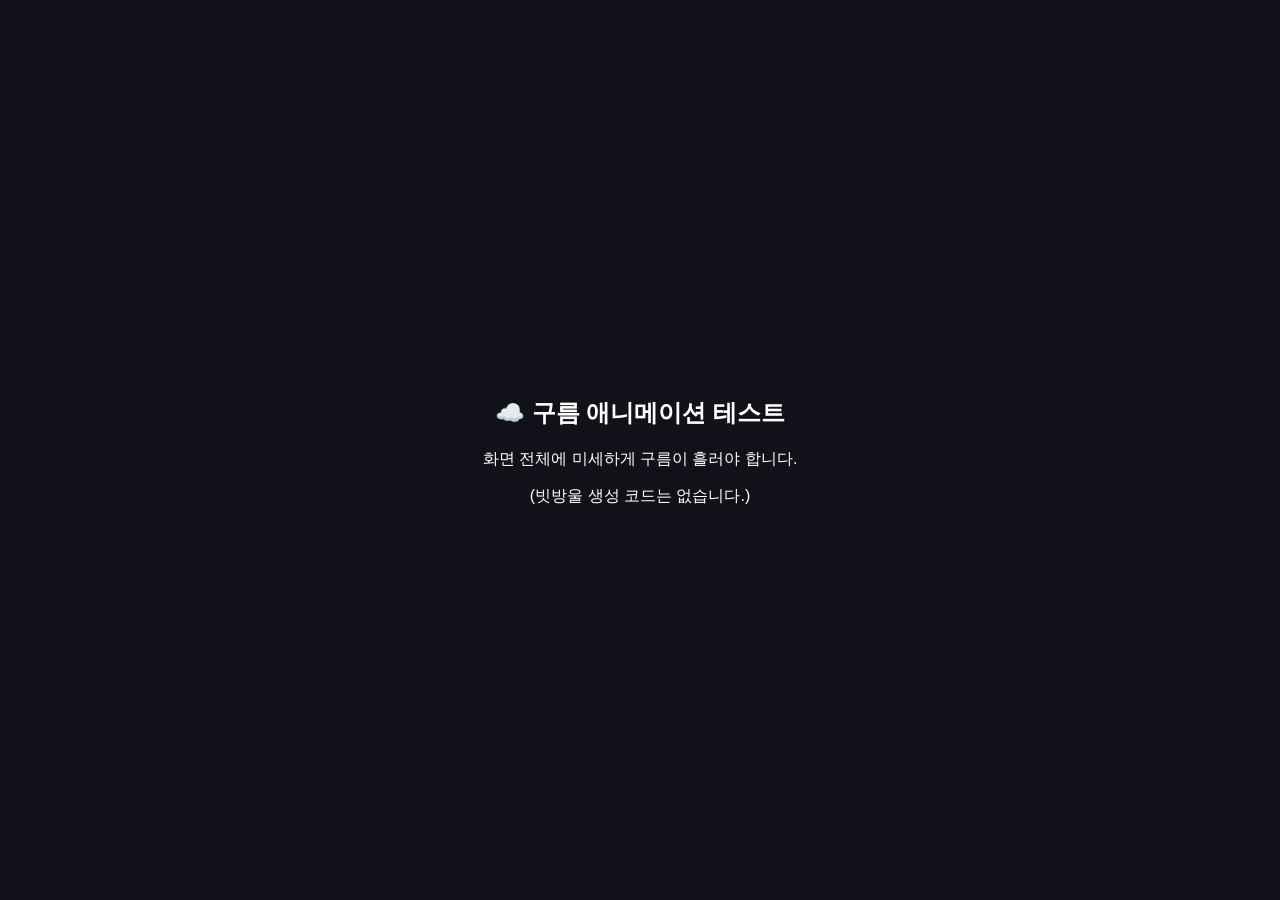
<file: clouds-test.html>
<!DOCTYPE html>
<html lang="ko">
<head>
    <meta charset="UTF-8">
    <meta name="viewport" content="width=device-width, initial-scale=1.0">
    <title>구름 애니메이션 테스트</title>
    
    <link rel="stylesheet" href="css/weather-animation.css">
    
    <style>
        html, body {
            height: 100%;
            margin: 0;
            overflow: hidden; /* 화면 스크롤 방지 */
            background-color: #111119; /* 어두운 배경 (위젯과 유사) */
            color: white;
            font-family: Arial, sans-serif;
            position: relative; /* 자식인 .weather-animation-layer의 absolute 기준이 됨 */
        }
        
        /* 전체 화면을 덮는 레이어 (weather-animation.css의 기본 레이어 스타일을 상속받음) */
        .weather-animation-layer {
            /* 이 스타일은 weather-animation.css에 정의되어 있습니다. */
        }
        
        .test-info {
            position: absolute;
            top: 50%;
            left: 50%;
            transform: translate(-50%, -50%);
            z-index: 100; 
            text-align: center;
        }
    </style>
</head>
<body class="clouds-active">
    
    <div class="test-info">
        <h2>☁️ 구름 애니메이션 테스트</h2>
        <p>화면 전체에 미세하게 구름이 흘러야 합니다.</p>
        <p>(빗방울 생성 코드는 없습니다.)</p>
    </div>
    
    <div class="weather-animation-layer"></div>
    
</body>
</html>
</file>
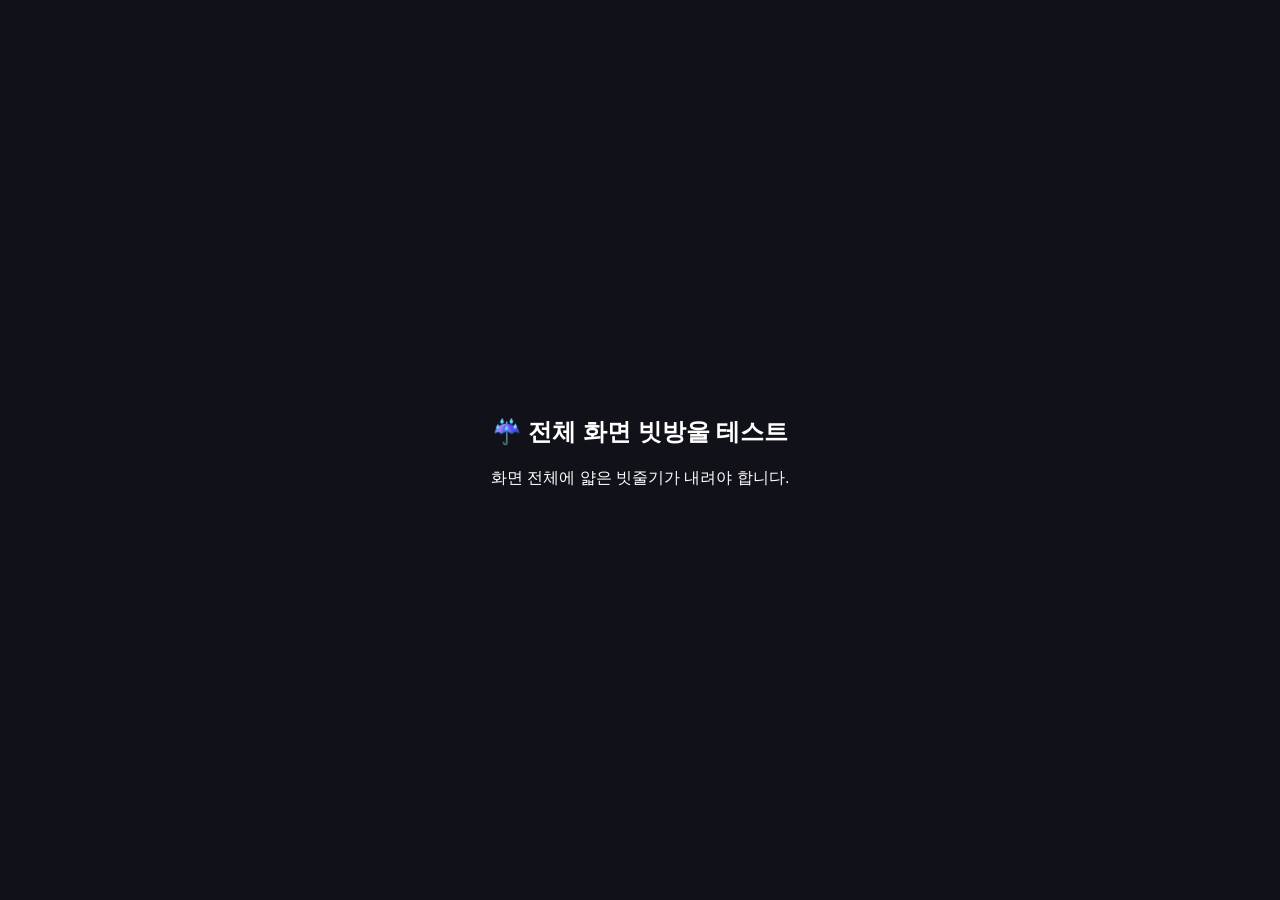
<file: rain.html>
<!DOCTYPE html>
<html lang="ko">
<head>
    <meta charset="UTF-8">
    <meta name="viewport" content="width=device-width, initial-scale=1.0">
    <title>전체 화면 빗방울 애니메이션 테스트</title>
    
    <link rel="stylesheet" href="css/weather-animation.css">
    
    <style>
        html, body {
            height: 100%;
            margin: 0;
            overflow: hidden; /* 화면 스크롤 방지 */
            background-color: #111119; /* 어두운 배경 */
            color: white;
            font-family: Arial, sans-serif;
            position: relative; /* 자식인 .weather-animation-layer의 absolute 기준이 됨 */
        }
        
        /* 🚨 전체 화면을 덮는 레이어 (weather-animation.css의 기본 레이어 스타일을 상속받음) */
        .weather-animation-layer {
            /* 이 스타일은 weather-animation.css에 정의되어 있습니다. */
        }
        
        .test-info {
            position: absolute;
            top: 50%;
            left: 50%;
            transform: translate(-50%, -50%);
            z-index: 100; 
            text-align: center;
        }
    </style>
</head>
<body class="rain-active">
    
    <div class="test-info">
        <h2>☔ 전체 화면 빗방울 테스트</h2>
        <p>화면 전체에 얇은 빗줄기가 내려야 합니다.</p>
    </div>
    
    <div class="weather-animation-layer"></div>
    
    <script src="js/weather.js"></script>
    <script>
        document.addEventListener('DOMContentLoaded', () => {
            const animationLayer = document.querySelector('.weather-animation-layer');
            
            if (typeof makeItRainJS === 'function') {
                // makeItRainJS 함수 호출 
                makeItRainJS(animationLayer); 
                // 🚨 [로그] 함수 호출 성공 로그
                console.log("✅ makeItRainJS 함수 호출 성공.");
            } else {
                // 🚨 [로그] 함수 호출 실패 오류
                console.error("❌ makeItRainJS 함수를 찾을 수 없습니다. weather.js 경로 오류 확인 필요.");
            }
        });
    </script>
</body>
</html>
</file>
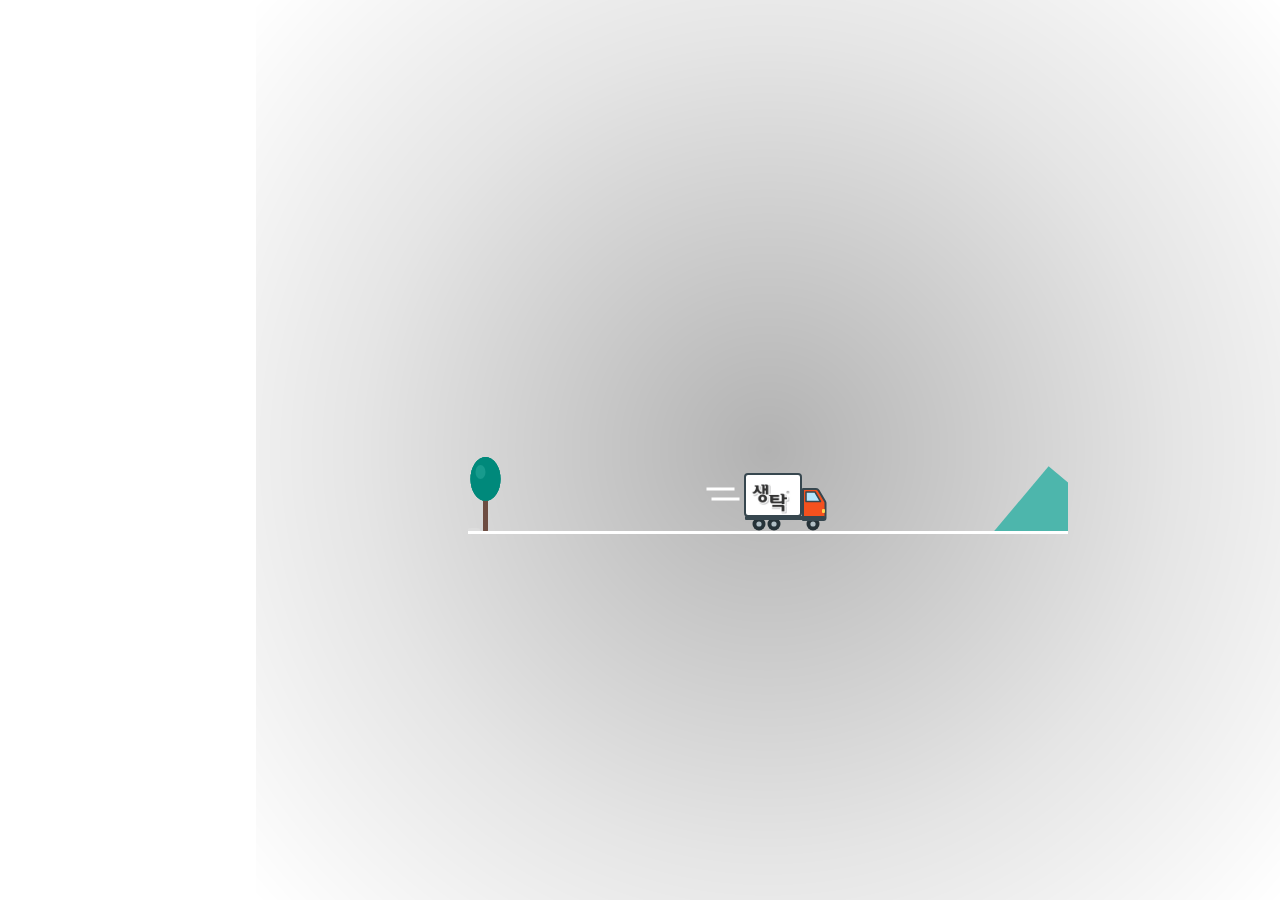
<file: TRUCK.html>
<!DOCTYPE html>
<html lang="ko">
<head>
    <meta charset="UTF-8">
    <meta name="viewport" content="width=device-width, initial-scale=1.0">
    <title>트럭 블러 테스트</title>
    <link rel="stylesheet" href="css/truck.css">
    <style>
        /* 실험용: 뒤에 깔릴 복잡한 배경 화면 */
        body {
            margin: 0;
            height: 100vh;
            /* 블러 효과 확인을 위한 임시 배경 이미지 (랜덤 자연 사진) */
            background: url('https://source.unsplash.com/random/1920x1080/?nature,forest') no-repeat center center/cover;
        }
    </style>
</head>
<body>

    <div id="loading-overlay">
        <div class="tr-scene">
            <div class="tr-mountain"></div>
            <div class="tr-hill"></div>
            <div class="tr-tree"></div>
            <div class="tr-tree"></div>
            <div class="tr-tree"></div>
            <div class="tr-rock"></div>
            <div class="tr-truck"></div>
            <div class="tr-wheels"></div>
        </div>
        <p id="loading-message-display" style="margin-top: 30px; text-align: center;">
            </p>
    </div>

    <script>
        document.addEventListener('DOMContentLoaded', () => {
            const loadingText = document.getElementById('loading-message-display');
            
            if (loadingText) {
                // 1. 텍스트 설정
                const text = "매출현황표 배달중...";
                
                loadingText.innerHTML = '';
                loadingText.classList.add('flowing-text');

                // 2. 한 글자씩 쪼개기
                [...text].forEach((char, index) => {
                    const span = document.createElement('span');
                    span.textContent = char === ' ' ? '\u00A0' : char;
                    
                    // 🔥 [핵심] 가속도 딜레이 공식
                    // index(글자순서)가 커질수록 간격이 미세하게 좁아지거나
                    // 탄력적으로 변하도록 계산
                    
                    // 기본 0.1초씩 늘어나되, 약간의 곡선을 줌
                    const delay = index * 0.12; 
                    
                    span.style.animationDelay = `${delay}s`;
                    
                    loadingText.appendChild(span);
                });
            }
        });
    </script>

</body>
</html>
</file>
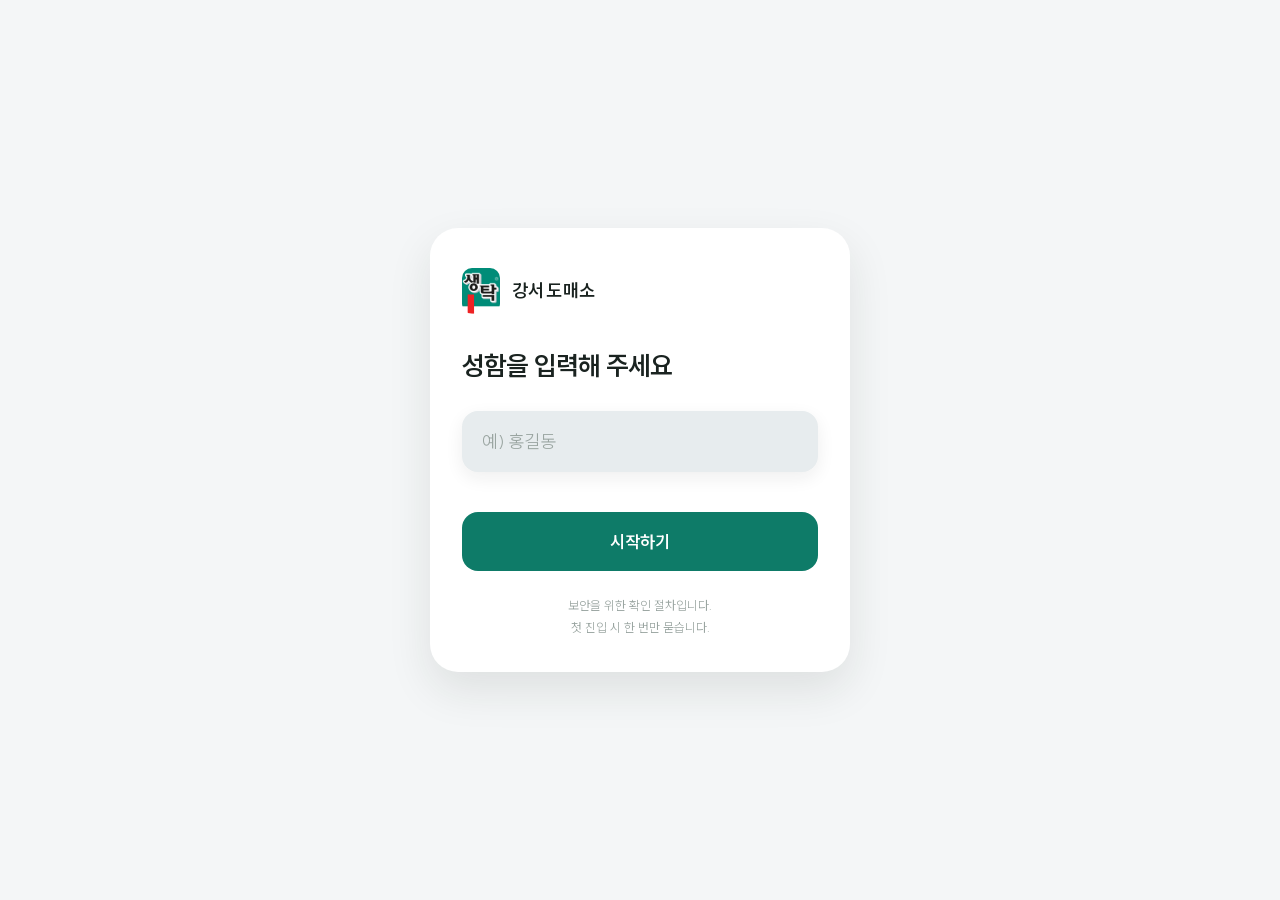
<file: welcome.html>
<!DOCTYPE html>
<html lang="ko">
<head>
<meta charset="utf-8">
<meta name="viewport" content="width=device-width, initial-scale=1, viewport-fit=cover">
<meta name="theme-color" content="#f4f6f7">
<title>강서 도매소</title>
<link rel="icon" href="favicon.ico" type="image/png">

<style>
/* ── 웹 전체 공통 글꼴: SUIT ───────────────────────────── */
@font-face{
  font-family:'SUIT';
  /* 가변 폰트 인식용 3단 선언 */
  src:url('fonts/SUIT-Variable.woff2') format('woff2') tech(variations),
      url('fonts/SUIT-Variable.woff2') format('woff2-variations'),
      url('fonts/SUIT-Variable.woff2') format('woff2');
  /* ★ 이 줄이 있어야 볼드가 진짜 굵기로 그려집니다 */
  font-weight:100 900;
  font-style:normal;
  font-display:swap;
}

/* ── 색 (라이트 고정) ─────────────────────────────────── */
:root{
  --ground:#F4F6F7;
  --card:#FFFFFF;
  --field:#F0F3F4;
  --field-on:#E7ECEE;      /* 입력칸에 포커스 들어왔을 때 */
  --ink:#1A2320;
  --ink-2:#5F6B67;
  --ink-3:#9AA5A1;
  --accent:#0E7B68;        /* 생탁 로고 초록 */
  --accent-on:#0B6455;
  --warn:#C0392B;
  --shadow:0 18px 44px rgba(26,35,32,.10);
  --shadow-soft:0 6px 18px rgba(26,35,32,.07);
}

/* ── 기본 ────────────────────────────────────────────── */
*{box-sizing:border-box}
html,body{height:100%}
body{
  margin:0;
  background:var(--ground);
  color:var(--ink);
  font-family:'SUIT','Apple SD Gothic Neo','Malgun Gothic',system-ui,sans-serif;
  font-weight:300;
  -webkit-font-smoothing:antialiased;
  -webkit-tap-highlight-color:transparent;
}

.stage{
  min-height:100dvh;
  display:flex;
  align-items:center;
  justify-content:center;
  padding:
    calc(24px + env(safe-area-inset-top))
    20px
    calc(24px + env(safe-area-inset-bottom));
}

.card{
  width:100%;
  max-width:420px;
  background:var(--card);
  border-radius:28px;
  box-shadow:var(--shadow);
  padding:40px 32px 34px;
}

/* ── 머리말 ──────────────────────────────────────────── */
.brand{
  display:flex;
  align-items:center;
  gap:12px;
  margin-bottom:34px;
}
.brand img{
  height:46px;
  width:auto;
  border-radius:10px;
  display:block;
}
.brand span{
  font-size:18px;
  font-weight:700;
  letter-spacing:-.02em;
  color:var(--ink);
}

h1{
  margin:0 0 28px;
  font-size:26px;
  font-weight:700;
  letter-spacing:-.03em;
  line-height:1.35;
  text-wrap:balance;
}

/* ── 입력칸 ──────────────────────────────────────────── */
.field{
  -webkit-appearance:none;
  appearance:none;
  width:100%;
  border:0;                       /* 테두리 없음 */
  border-radius:16px;
  background:var(--field);
  color:var(--ink);
  font-family:inherit;
  font-weight:500;
  font-size:18px;
  letter-spacing:-.01em;
  padding:19px 20px;
  box-shadow:inset 0 2px 4px rgba(26,35,32,.05);   /* 눌러 넣는 자리처럼 보이게 */
  transition:background .18s ease, box-shadow .18s ease;
}
.field::placeholder{ color:var(--ink-3); font-weight:300; }

/* 포커스: 테두리·아웃라인 없이 배경과 그림자로만 표시 */
.field:focus{
  outline:none;
  background:var(--field-on);
  box-shadow:var(--shadow-soft);   /* 안쪽 그림자 → 바깥 그림자로 바뀌며 떠오름 */
}
.field:-webkit-autofill{
  -webkit-text-fill-color:var(--ink);
  -webkit-box-shadow:0 0 0 1000px var(--field) inset;
}

.notice{
  margin:11px 2px 0;
  font-size:13px;
  line-height:1.6;
  color:var(--warn);
  min-height:21px;      /* 메시지 떠도 버튼이 안 흔들리게 */
}

/* ── 버튼 ────────────────────────────────────────────── */
.go{
  -webkit-appearance:none;
  appearance:none;
  width:100%;
  border:0;
  border-radius:16px;
  background:var(--accent);
  color:#fff;
  font-family:inherit;
  font-weight:700;
  font-size:17px;
  letter-spacing:-.01em;
  padding:19px 0;
  margin-top:8px;
  cursor:pointer;
  transition:background .18s ease, transform .12s ease;
}
.go:hover{ background:var(--accent-on); }
.go:active{ transform:scale(.985); }
.go:focus{ outline:none; }
.go:focus-visible{ background:var(--accent-on); }

.foot{
  margin:24px 0 0;
  font-size:12.5px;
  line-height:1.75;
  color:var(--ink-3);
  text-align:center;
}

/* ── 저장 완료 화면 ──────────────────────────────────── */
.done{ display:none; text-align:center; padding:8px 0 4px; }
.done.on{ display:block; }
.form.off{ display:none; }
.check{
  width:60px;height:60px;
  margin:0 auto 22px;
  border-radius:50%;
  background:var(--accent);
  display:flex;align-items:center;justify-content:center;
}
.check svg{ width:28px;height:28px;stroke:#fff;stroke-width:3;fill:none;
  stroke-linecap:round;stroke-linejoin:round; }
.done h2{ margin:0 0 8px; font-size:22px; font-weight:700; letter-spacing:-.02em; }
.done p{ margin:0; font-size:14px; line-height:1.7; color:var(--ink-2); }
.reset{
  margin-top:26px;
  background:none;border:0;padding:8px;
  font-family:inherit;font-size:12.5px;color:var(--ink-3);
  cursor:pointer;text-decoration:underline;text-underline-offset:3px;
}
.reset:focus{ outline:none; }
.reset:hover{ color:var(--ink-2); }

@media (max-width:400px){
  .card{ padding:34px 24px 28px; border-radius:24px; }
  h1{ font-size:23px; }
  .brand img{ height:42px; }
}
@media (prefers-reduced-motion:reduce){
  *{ transition:none !important; animation:none !important; }
}
</style>
</head>
<body>

<div class="stage">
  <main class="card">

    <!-- 입력 화면 -->
    <div class="form" id="form">
      <div class="brand">
        <img src="img/logo.png" alt="생탁">
        <span>강서 도매소</span>
      </div>

      <h1>성함을 입력해 주세요</h1>

      <input
        class="field"
        id="name"
        type="text"
        inputmode="text"
        autocomplete="name"
        autocapitalize="off"
        autocorrect="off"
        spellcheck="false"
        maxlength="5"
        placeholder="예) 홍길동"
        aria-label="성함">

      <p class="notice" id="notice"></p>

      <button class="go" id="go" type="button">시작하기</button>

      <p class="foot">
        보안을 위한 확인 절차입니다.<br>
        첫 진입 시 한 번만 묻습니다.
      </p>
    </div>

    <!-- 저장 완료 화면 -->
    <div class="done" id="done">
      <div class="check">
        <svg viewBox="0 0 24 24"><polyline points="4 12.5 9.5 18 20 6.5"></polyline></svg>
      </div>
      <h2 id="hello">반갑습니다</h2>
      <p>확인되었습니다. 이제 앱으로 이동합니다.</p>
      <button class="reset" id="reset" type="button">다시 입력하기</button>
    </div>

  </main>
</div>

<script>
(function () {
  'use strict';

  var KEY = 'gangseo.user';        // 저장 이름표
  var NEXT = 'index.html';         // 저장 후 이동할 곳

  var form   = document.getElementById('form');
  var done   = document.getElementById('done');
  var input  = document.getElementById('name');
  var notice = document.getElementById('notice');
  var hello  = document.getElementById('hello');

  // localStorage가 막혀 있어도(시크릿 모드 등) 앱이 멈추지 않게 감쌉니다.
  function load() {
    try { return localStorage.getItem(KEY); } catch (e) { return null; }
  }
  function save(v) {
    try { localStorage.setItem(KEY, v); return true; } catch (e) { return false; }
  }
  function drop() {
    try { localStorage.removeItem(KEY); } catch (e) {}
  }

  // 이미 저장돼 있으면 묻지 않고 바로 넘어갑니다.
  var saved = load();
  if (saved) {
    location.replace(NEXT);
    return;
  }

  function showDone(name) {
    hello.textContent = name + '님, 반갑습니다';
    form.classList.add('off');
    done.classList.add('on');
    // replace 를 써야 방문 기록에 이 화면이 안 남습니다.
    //  href 를 쓰면 앱에서 뒤로가기 했을 때 이 화면이 다시 튀어나옵니다.
    setTimeout(function () { location.replace(NEXT); }, 1200);
  }

  // 뒤로가기로 이 화면이 되살아나는 경우 대비.
  //  브라우저는 뒤로가기 시 스크립트를 다시 돌리지 않고 화면을 그대로 복원합니다(bfcache).
  //  그래서 여기서 한 번 더 확인해 성함이 있으면 앱으로 돌려보냅니다.
  window.addEventListener('pageshow', function (ev) {
    if (ev.persisted && load()) location.replace(NEXT);
  });

  // 한글 이름만 받습니다. 숫자·영문·한자·특수기호·공백은 전부 막습니다.
  // (타이핑 중인 자모 ㄱ~ㅎ, ㅏ~ㅣ 는 살려둬야 글자가 안 깨집니다)
  var TYPING_OK = /[^가-힣ㄱ-ㅎㅏ-ㅣ]/g;   // 입력 중 허용 범위
  var NAME_OK   = /^[가-힣]+$/;            // 최종 검사 (완성된 글자만)

  function clean() {
    var before = input.value;
    var after  = before.replace(TYPING_OK, '');
    if (after === before) return;

    var cut = before.length - after.length;
    var pos = (input.selectionStart || after.length) - cut;
    input.value = after;
    try { input.setSelectionRange(pos, pos); } catch (e) {}
  }

  function submit() {
    var name = input.value.replace(/ /g, '').trim();

    if (!name) {
      notice.textContent = '성함을 입력해 주세요.';
      input.focus();
      return;
    }
    if (!NAME_OK.test(name)) {
      notice.textContent = '한글 이름만 입력해 주세요.';
      input.focus();
      return;
    }
    if (name.length < 2) {
      notice.textContent = '성함을 두 글자 이상 입력해 주세요.';
      input.focus();
      return;
    }
    if (name.length > 5) {
      notice.textContent = '성함이 너무 깁니다.';
      input.focus();
      return;
    }

    notice.textContent = '';

    if (!save(name)) {
      notice.textContent = '이 브라우저에서는 로그인이 되지 않습니다. 크롬으로 다시 열어 주세요.';
      return;
    }
    showDone(name);
  }

  document.getElementById('go').addEventListener('click', submit);

  input.addEventListener('keydown', function (e) {
    if (e.key === 'Enter') submit();
  });
  // 한글은 조합 중에 값을 건드리면 글자가 깨집니다. 조합이 끝난 뒤에만 걸러냅니다.
  var composing = false;
  input.addEventListener('compositionstart', function () { composing = true; });
  input.addEventListener('compositionend', function () { composing = false; clean(); });

  input.addEventListener('input', function () {
    if (!composing) clean();
    if (notice.textContent) notice.textContent = '';
  });

  // 검수용: 저장된 값을 지우고 이 화면을 다시 볼 수 있게 합니다. (배포 시 지우셔도 됩니다)
  document.getElementById('reset').addEventListener('click', function () {
    drop();
    location.reload();
  });

  // PC에서는 바로 입력할 수 있게 커서를 둡니다.
  // (모바일은 키보드가 갑자기 올라오면 거슬려서 제외)
  if (!/Mobi|Android|iPhone|iPad/i.test(navigator.userAgent)) {
    input.focus();
  }
})();
</script>

</body>
</html>
</file>
<file: css/style.css>
/* ── 웹 전체 공통 글꼴: SUIT ──────────────────────────────
   가변 폰트 한 개로 100~900 굵기를 전부 커버합니다.
   직접 호스팅이라 CSP(font-src 'self')에 걸리지 않습니다. */
@font-face {
    font-family: 'SUIT';
    /* 가변 폰트 인식용 3단 선언 (앞의 것부터 지원하는 브라우저가 집어감)
       - tech(variations) : 최신 표준
       - woff2-variations : 구형 사파리
       - woff2            : 나머지 */
    src: url('../fonts/SUIT-Variable.woff2') format('woff2') tech(variations),
         url('../fonts/SUIT-Variable.woff2') format('woff2-variations'),
         url('../fonts/SUIT-Variable.woff2') format('woff2');
    /* ★ 이 줄이 있어야 font-weight:700 이 wght 축 700 으로 계산됩니다 (볼드 작동) */
    font-weight: 100 900;
    font-style: normal;
    font-display: swap;
}

/* (스타일은 그대로 유지) */
   html, body { 
    background-color: #f7f9fc !important;
    height: 100%; 
    margin: 0; 
    padding: 0; 
    overscroll-behavior-y: none; 

    padding-bottom: constant(safe-area-inset-bottom); /* 구형 iOS 지원 */
    padding-bottom: env(safe-area-inset-bottom);      /* 최신 모바일 지원 */
     
    font-family: 'SUIT', 'Apple SD Gothic Neo', 'Malgun Gothic', system-ui, sans-serif !important; 
    font-size: 15px; 
   }

* {
    -webkit-touch-callout: none;
    -webkit-user-select: none;
    user-select: none;
    -webkit-tap-highlight-color: transparent;
}

    /* 입력창은 글씨를 써야 하니까 예외로 둠 */
    input, textarea {
        -webkit-user-select: text !important;
        user-select: text !important;
        -webkit-touch-callout: default !important;
    }
    .tab-active { border-color: #10b981; color: #059669; background-color: #ecfdf5; }
    .date-box { width: 36px; height: 36px; display: flex; justify-content: center; align-items: center; border-radius: 9999px; cursor: pointer; transition: all 0.2s; background-color: transparent; border: none; box-shadow: none; flex-shrink: 0; }
    .sunday { color: #ef4444; }
    /* 보고서가 있는 날짜 (초록 동그라미 + 흰색 테두리 꾸밈) */
.report-exists {
    background-color: #10b981;
    color: white;
    font-weight: 600;
    
    /* ✨ [추가] 흰색 테두리 2px (이게 패딩처럼 보여서 깔끔합니다) */
    border: 2px solid #ffffff;

    /* 그림자: 초록색 빛 번짐 효과 (테두리 때문에 그림자를 조금 더 진하게) */
    box-shadow: 0 2px 0px rgba(184, 186, 186, 0.5);
}

/* 마우스 올렸을 때 */
.report-exists:hover {
    background-color: #059669;
    transform: scale(1.1); /* 살짝 더 커지게 */
    border-color: #f0fdf4; /* 테두리도 살짝 반응 */
}
/* =========================================
   매출현황표 생성 버튼 (심플 3D 스타일)
   ========================================= */
#generate-summary-button {
    /* 1. 흰색 테두리 2px (깔끔한 패딩 효과) */
    border: 2px solid #ffffff !important;
    
    /* 2. 진한 파란색 그림자 (두께감) */
    box-shadow: 0 2px 0px rgba(184, 186, 186, 0.5) !important;
    
    /* 3. 기본 위치 (살짝 떠 있음) */
    transform: translateY(-3px);
    
    /* 4. 부드러운 움직임 (클릭할 때만 작동) */
    transition: all 0.1s ease-in-out;
}

/* 호버 (움직임 없음, 그림자 유지) */
#generate-summary-button:hover {
    transform: translateY(-3px) !important;
    /* 호버 시에도 회색 그림자 유지 */
    box-shadow: 0 3px 0 rgba(184, 186, 186, 0.5) !important; 
}

/* 클릭 (눌리는 효과) */
#generate-summary-button:active {
    transform: translateY(0) !important;     /* 쿵! */
    box-shadow: 0 0 0 rgba(184, 186, 186, 0.5) !important; /* 그림자 삭제 */
}

/* (선택사항) 비활성화(회색) 상태일 때 */
#generate-summary-button:disabled {
    transform: translateY(0);
    box-shadow: none !important;
    border-color: #e5e7eb !important;
    background-color: #9ca3af !important;
}
    .no-report { color: #4b5563; cursor: pointer; }
    .no-report:hover { background-color: transparent; transform: none; }
    .sunday-date { color: #ef4444; cursor: default; }
    .sunday-date:hover { background-color: transparent; transform: none; }
    .today-highlight { border: 2px solid #ef4444; }
    .modal-overlay { background-color: rgba(0, 0, 0, 0.5); }
    .toggle-button {
      transition: all 0.2s;
      border-radius: 0.5rem;
      border: 1px solid #10b981;
      background-color: #ecfdf5;
      width: 100%; 
    }
    .toggle-active {
      background-color: #10b981;
      color: white;
    }
     #client-list-panel {
      position: absolute; 
      top: 0;
      left: 0;
      
      /* 너비 및 높이 설정 */
      width: 45%; 
      min-width: 170px;
      max-height: 100%; /* 내용은 많으면 스크롤 */
      
      /* [신규] 배경 및 디자인 다듬기 */
      background-color: rgba(247, 249, 252, 0.5); /* 배경색 좀 더 진하게 (가독성 UP) */
      backdrop-filter: blur(15px); 
      z-index: 10; 
      
      /* [신규] 펼쳐졌을 때도 우측 하단 둥글게 + 패딩 추가 */
      border-bottom-right-radius: 15px; 
      padding-bottom: 20px; 
      
      /* 애니메이션 및 스크롤바 숨김 */
      transition: width 0.3s ease-in-out, height 0.3s ease-in-out; 
      overflow-x: hidden;
      
      /* 그림자 살짝 추가 (입체감) */
      box-shadow: 0 4px 20px rgba(0,0,0,0.05);
      border-right: 1px solid rgba(255, 255, 255, 0.3); /* 유리 경계선 느낌 */
    }
    /* 💻 [PC 전용] 화면이 넓을 때만 320px로 고정 (너무 크지 않게) */
    @media (min-width: 768px) {
       #client-list-panel {
            width: 320px !important;
       }
    }

    #client-list-panel::-webkit-scrollbar { display: none; }
    #client-list-panel { scrollbar-width: none; }
    /* [최종 수정] 사이드바 접었을 때 (라운드/패딩 강제 적용 + 그림자 제거) */
    .client-list-minimized {
        width: 170px !important;
        
        /* 높이는 내용물만큼만 */
        height: auto !important; 
        min-height: 0 !important;
        
        /* ★ 핵심: 내부의 흰색 박스가 둥근 모서리를 가리지 않게 잘라냄 */
        overflow: hidden !important;
        
        /* 우측 하단 둥글게 */
        border-bottom-right-radius: 15px !important;
        
        /* 하단 여백 강제 확보 */
        padding-bottom: 20px !important;
        
        /* 그림자 제거 */
        box-shadow: none !important;
        
        /* (선택사항) 접혔을 때 배경색을 확실하게 잡아줌 */
        background-color: rgba(247, 249, 252, 0.95) !important;
    }
    /* 1. 공통 디자인 및 기본 위치 (모바일 기준) */
    .map-close-button-new {
      position: absolute;
      top: 10px;      /* 위에서 10px */
      right: 10px;    /* [모바일] 우측 끝에 딱 붙임 (검은 막대 없으니까) */
      z-index: 1000;  /* 지도 위에 표시 */
      
      /* 디자인 꾸미기 */
      background-color: transparent;
      border: none;
      border-radius: 50%;
      padding: 8px;
      cursor: pointer;
    }

    /* 마우스 오버 효과 */
    .map-close-button-new:hover {
      background-color: rgba(0, 0, 0, 0.1);
    }

    /* 2. [PC 전용] 화면이 넓을 때만(768px 이상) 적용되는 설정 */
    @media (min-width: 768px) {
      .map-close-button-new {
        right: 60px; /* [PC] 스크롤바(검은 막대) 피해서 왼쪽으로 밈 */
      }
    }

    /* 사이드바 목록 강제 교정 (들여쓰기 제거 + 왼쪽 정렬) */
#client-list-container ul {
    padding-left: 0 !important;  /* 들여쓰기 강제 제거 */
    margin-left: 0 !important;
    list-style: none !important;
}

/*#client-list-container li {
    padding-left: 2px !important; /* 왼쪽 벽에서 16px 떨어짐 */
   /* padding-right: 16px !important;
    text-align: left !important;   /* 무조건 왼쪽 정렬 */
}
    /* [지도 전용 설정] 지도는 터치와 선택이 자유로워야 함 */
    #map_overlay_content, #map_overlay_content * {
        -webkit-touch-callout: default !important;
        -webkit-user-select: none !important; /* 지도는 텍스트 선택 안 되는 게 맞음 */
        touch-action: pan-x pan-y !important; /* 상하좌우 드래그 허용 */
    }
    /* 흐르는 텍스트(마키) 애니메이션 */
@keyframes flow-left {
    0% { transform: translateX(0); }
    100% { transform: translateX(-50%); } /* 텍스트가 2개라서 50%만 이동하면 무한루프처럼 보임 */
}

.marquee-container {
    overflow: hidden;
    white-space: nowrap;
    position: relative;
    mask-image: linear-gradient(to right, transparent 0%, black 5%, black 95%, transparent 100%); /* 양끝 부드럽게 */
}

.marquee-content {
    display: inline-block;
    white-space: nowrap;
    /* 기본적으로 애니메이션 없음 */
}

.do-scroll {
    animation: flow-left 10s linear infinite; /* 10초 동안 천천히 흐름 */
    padding-right: 30px; /* 반복 텍스트 사이 간격 */
}
    /* 🪄 [마법의 검색바] 스르륵 늘어나는 애니메이션 */
    .search-pill {
        width: 120px; /* 평소 크기: 아주 작음 (사이드바 안 가림) */
    }

    /* 입력창을 클릭하면(focus-within) -> 확 늘어남 */
    .search-pill:focus-within {
        width: 90%; /* 화면의 90%까지 차지 */
        max-width: 340px; /* 너무 커지진 않게 제한 */
        box-shadow: 0 10px 25px rgba(0,0,0,0.15); /* 그림자도 진해짐 */
        border-color: #3b82f6; /* 테두리 파란색으로 강조 */
        background-color: #ffffff; /* 배경 완전 불투명 */
    }
    /* [신규] 세련된 버튼 스타일 정의 */
    
    /* 1. 기본 버튼 상태 (비활성) */
    .manager-btn {
        background-color: transparent; /* 배경 투명 */
        color: #6b7280; /* 회색 글씨 */
        box-shadow: none;
    }

    /* 2. 활성화된 버튼 상태 (이게 중요!) */
    .manager-btn.toggle-active {
        /* 고급스러운 그라데이션 배경 */
        background: linear-gradient(135deg, #10b981 0%, #059669 100%);
        color: white !important; /* 글씨 하얗게 */
        
        /* 부드러운 그림자 */
        box-shadow: 0 4px 12px rgba(16, 185, 129, 0.3), 
                    0 2px 4px rgba(16, 185, 129, 0.1);
        
        /* 살짝 떠오르는 효과 */
        transform: translateY(-1px);
    }
    
    /* 3. 접기 버튼 아이콘 회전 애니메이션 */
    .rotate-180-icon {
        transform: rotate(180deg);
    }

    /* [신규] 딱 한 번만 튕기는 애니메이션 */
    @keyframes bounce-once {
        0%, 100% { transform: translateY(0); }
        50% { transform: translateY(-25%); }
    }
    .animate-bounce-once {
        animation: bounce-once 0.6s ease-out 1; /* 1번만 실행하고 끝 */
    }

/* ✅ 1. 펄싱 글로우 애니메이션 키프레임: 퍼짐을 줄여 텍스트 주변에서만 은은하게 빛나도록 수정 */
    @keyframes pulsate {
      0% {
        /* [최소] 상태: 텍스트 가까이서만 빛남 (8px, 15px) */
        text-shadow: 0 0 2px #fff, 0 0 4px #fff, 0 0 8px #10b981, 0 0 5px #10b981; 
      }
      100% {
        /* [최대] 상태: 텍스트에서 은은하게 퍼짐 (15px, 40px) */
        text-shadow: 0 0 4px #fff, 0 0 10px #fff, 0 0 15px #059669, 0 0 40px #059669; 
      }
    }
    
    /* 2. 탭 활성화 클래스: 원래 모양 유지 */
    .tab-active { 
      background-color: #ecfdf5; 
      color: #059669; 
      border-color: #10b981; 
    }
    
    /* 3. 활성화된 탭 텍스트 스타일: 짙은 녹색을 유지하면서 글로우 적용 */
    .tab-active span { 
        color: #059669 !important; /* 텍스트 색상은 원래의 짙은 녹색 유지 */
    }
  

/* =========================================
   사이드바 메뉴 호버 효과 (리얼 음각 슈팅)
   ========================================= */

.hover-line {
    position: relative;
    transition: color 0.2s ease;
}

/* 밑줄 가상 요소 */
.hover-line::after {
    content: '';
    position: absolute;
    
    /* 위치: 글자 조금 아래 */
    bottom: 5px;    
    left: 16px;     
    
    /* 평소엔 너비 0 */
    width: 0%;      
    
    /* ✨ [핵심] 높이 2px 확보 (위/아래 선 그리기 위함) */
    height: 2px;
    background: transparent; /* 배경색 없음 */
    
    /* 🎨 [진짜 음각 효과] */
    /* 위쪽: 어두운 그림자 (파인 안쪽) */
    border-top: 1px solid rgba(0, 0, 0, 0.6); 
    
    /* 아래쪽: 밝은 하이라이트 (튀어나온 모서리) */
    border-bottom: 1px solid rgba(255, 255, 255, 0.15); 
    
    /* 🚀 가속도: 빠르고 강하게 뻗어나감 */
    transition: width 0.4s cubic-bezier(0.16, 1, 0.3, 1);
}

/* 마우스 올렸을 때 */
.hover-line:hover::after {
    /* 양쪽 여백(32px) 남기고 꽉 채움 */
    width: calc(100% - 32px); 
}

/* 글자 강조 */
.hover-line:hover span {
    color: #ffffff;
    text-shadow: 0 0 8px rgba(255, 255, 255, 0.5);
}

/* ✨ 선택된 탭: 호버 효과를 강제로 고정시킴 */
.hover-line.active-tab::after {
    width: calc(100% - 32px) !important; /* 선이 쫙 뻗은 상태 유지 */
}

/* 선택된 탭: 글자도 계속 빛나게 */
.hover-line.active-tab span {
    color: #ffffff !important;
    text-shadow: 0 0 8px rgba(255, 255, 255, 0.5) !important;
}
/* =========================================
   📱 & 💻 사이드바 통합 제어 시스템 (풀옵션)
   ========================================= */

/* ---------------------------------------------------
   1. 📱 모바일 전용 터치 영역 (Edge Handle)
   --------------------------------------------------- */
#sidebar-handle {
    display: flex !important;  /* 모바일: 무조건 보임 */
    z-index: 9999 !important;  /* 최상위 */
    visibility: visible !important;
}

/* PC(768px 이상)에서는 터치 영역 숨김 (화살표 버튼이 있으니까) */
@media (min-width: 768px) {
    #sidebar-handle {
        display: none !important;
    }
}

/* 모바일 사이드바가 열려있을 때(.open)는 터치 영역 숨김 */
#sidebar.open ~ #sidebar-handle {
    display: none !important;
}


/* ---------------------------------------------------
   2. 📂 사이드바 동작 및 애니메이션 정의
   --------------------------------------------------- */
#sidebar {
    /* 부드러운 이동 애니메이션 */
    transition: transform 0.3s cubic-bezier(0.4, 0, 0.2, 1);
    height: calc(100% + 1px) !important;
    /* 텍스트 줄바꿈 방지 및 너비 고정 */
    min-width: 16rem; 
    width: 16rem;
    
    /* 🚨 [모바일 기본 상태] 화면 왼쪽 밖으로 숨김 */
    transform: translateX(-100%);
    
    /* [핵심] 버튼이 튀어나와 보여야 하므로 overflow visible 필수! */
    overflow-x: visible !important; 
    
    z-index: 50;
}

/* 📱 [모바일 열림] .open 클래스가 붙으면 나옴 */
#sidebar.open {
    transform: translateX(0); /* 스르륵 나옴 */
    box-shadow: 5px 0 30px rgba(0, 0, 0, 0.5); /* 그림자 */
}

/* 🔄 모바일에서 열렸을 때 버튼 아이콘 회전 */
#sidebar.open #sidebar-icon {
    transform: rotate(180deg);
}


/* ---------------------------------------------------
   3. 💻 PC 화면 설정 (768px 이상)
   --------------------------------------------------- */
@media (min-width: 768px) {
    /* [PC 기본 상태] 무조건 보임 (제자리 0) */
    #sidebar {
        transform: translateX(0) !important;
        box-shadow: 5px 0 25px rgba(0,0,0,0.5); /* PC 그림자 복구 */
    }
    
    /* [PC 닫힘] 버튼 눌러서 닫았을 때 (.closed) */
    #sidebar.closed {
        transform: translateX(-100%) !important;
    }
    
    /* 🔄 PC에서 닫혔을 때 버튼 아이콘 회전 */
    #sidebar.closed #sidebar-icon {
        transform: rotate(180deg);
    }
}


/* ---------------------------------------------------
   4. 🖼️ 메인 컨텐츠 영역 (PC 레이아웃 반응형)
   --------------------------------------------------- */
/* 이 부분이 있어야 PC에서 사이드바가 닫힐 때 메인 화면이 넓어집니다 */
#main-content-wrapper {
    /* 사이드바 열고 닫을 때 여백이 부드럽게 변함 */
    transition: margin-left 0.3s cubic-bezier(0.4, 0, 0.2, 1);
}

/* PC에서 사이드바 닫히면 메인 화면 넓어짐 (여백 제거) */
body.sidebar-collapsed #main-content-wrapper {
    margin-left: 0 !important; /* ml-64 제거 효과 */
}

/* =========================================
   ⛽ 주유소 이름 마키(흐름) 효과 (조건부 적용)
   ========================================= */

/* 1. 기본 래퍼 (평소에는 그냥 가만히 있음) */
.station-name-wrapper {
    position: relative;
    width: 100%;       /* 부모 너비에 맞춤 */
    overflow: hidden;  /* 넘치는 글자 숨김 */
    white-space: nowrap;
    /* 🚨 중요: 여기에 mask-image가 없어야 평소에 흐릿하지 않음! */
}

/* 2. [신규] 내용이 길어서 JS가 'is-long'을 붙였을 때만! */
.station-name-wrapper.is-long {
    /* 오른쪽 끝을 흐릿하게 처리 */
    mask-image: linear-gradient(to right, black 85%, transparent 100%);
    -webkit-mask-image: linear-gradient(to right, black 85%, transparent 100%);
}

/* 3. 텍스트 본체 스타일 */
.station-name-text {
    display: inline-block;
    white-space: nowrap;
    will-change: transform; /* 성능 최적화 */
}

/* 4. [신규] 'is-long' 클래스가 있고 + 마우스를 올렸을 때만 움직임 */
.group:hover .station-name-wrapper.is-long .station-name-text {
    animation: marquee-scroll 3s linear infinite;
}

/* 5. 애니메이션 키프레임 (이건 꼭 있어야 함!) */
@keyframes marquee-scroll {
    0% { transform: translateX(0); }
    100% { transform: translateX(-50%); } 
}

/* =========================================
   뉴스 티커 스타일 통합
   ========================================= */

/* ================= 뉴스 티커 스타일 (디자인/정렬 수정본) ================= */

/* 1. 전체 틀 */
.news-ticker-wrap {
    position: fixed !important;
    bottom: 0px !important; 
    
    height: 40px !important; /* 1px 내렸으니 높이도 1px 키워줍니다 (40 -> 41) */
    
    /* overflow: visible 유지 (팝업창 위해) */
    overflow: visible !important; 
    
    z-index: 40 !important;
    /* 사이드바(#sidebar)·본문(#main-content-wrapper)과 같은 곡선이어야 같이 움직입니다.
       예전엔 이것만 ease-in-out 이라 출발이 느려서 반박자 늦게 따라오는 것처럼 보였습니다. */
    transition: left 0.3s cubic-bezier(0.4, 0, 0.2, 1) !important;
    
    /* 디자인 */
    background-color: rgba(17, 24, 39, 0.95) !important; 
    backdrop-filter: blur(8px);
    -webkit-backdrop-filter: blur(8px);
    
    background-image: 
        radial-gradient(rgba(255, 255, 255, 0.05) 1px, transparent 1px),
        radial-gradient(rgba(255, 255, 255, 0.05) 1px, transparent 1px);
    background-size: 4px 4px;
    background-position: 0 0, 2px 2px;
    
    border-top: none !important;
    border: none !important;
    
    /* 2. 혹시 모를 내부 여백도 0으로 강제 초기화 */
    padding: 0 !important;
    box-shadow: none !important;

    display: flex;
    /*align-items: center; <-- 이놈이 범인이었습니다. 삭제! */
    
    left: auto;
    width: auto;
    color: #ffffff;
}

/* PC 화면 설정 */
@media (min-width: 768px) {
    .news-ticker-wrap {
        display: flex !important; 
        width: calc(100% - 16rem); 
        
        margin-left: 0px;
        
    }
}

/* 2. LIVE 라벨 (빨간 박스) */
.ticker-label {
    flex: 0 0 auto !important;
    background: #ef4444;
    color: white;
    padding: 0 15px;
    height: 100%; /* 부모 높이(40px) 꽉 채움 */
    display: flex;
    align-items: center; /* 수직 중앙 정렬 */
    justify-content: center;
    font-weight: bold;
    font-size: 14px;
    flex-shrink: 0;
    position: relative; 
    
    /* ★ 팝업이 제일 위에 떠야 함 */
    z-index: 70 !important;
    border-left: 1px solid #991b1b;
}

/* 3. 뉴스 내용 영역 (★ 그라데이션 복구 완료!) */
.ticker-content {
    flex: 1 1 auto;
    min-width: 0; /* 이거 없으면 레이아웃 깨짐 */
    overflow: hidden;
    height: 100%;
    position: relative;
    display: flex;
    align-items: center;

    /* ▼▼▼ 여기가 빠졌던 부분입니다! ▼▼▼ */
    /* 양쪽 끝 5% 구간을 투명하게 만듦 */
    mask-image: linear-gradient(to right, transparent 0%, black 5%, black 95%, transparent 100%);
    -webkit-mask-image: linear-gradient(to right, transparent 0%, black 5%, black 95%, transparent 100%);
}

/* 4. 움직이는 트랙 (★ 여기가 핵심 수정!) */
.ticker-track {
    position: absolute;
    left: 100%;
    top: 0;
    
    /* 높이를 100%로 잡고 flex로 중앙 정렬 -> 글자가 위에 붙는 문제 해결 */
    height: 100%; 
    display: flex;       
    align-items: center; 
    
    width: max-content;
    animation: ticker-slide 45s linear infinite;
}

/* 전체티커박스 멈춤 */
/*.news-ticker-wrap:hover .ticker-track {
    animation-play-state: paused;
}
/*  뉴스 글자가 나오는 '내용 영역'에만 올렸을 때 멈춤 ▼▼▼ */
.ticker-content:hover .ticker-track {
    animation-play-state: paused;
}

/* 5. 개별 뉴스 아이템 (★ 폰트 수정) */
.news-item {
    cursor: pointer;
    color: #e5e7eb;
    
    /* 폰트 1px 키움 & 굵기 조정 */
    font-size: 15px; 
    font-weight: 500; 
    
    margin-right: 60px;
    display: flex;       /* 아이콘(점)과 정렬 맞추기 위해 flex 사용 */
    align-items: center; /* 수직 중앙 정렬 */
}

/* 호버 효과 */
.news-item:hover {
    color: #fcd34d;
    text-decoration: underline;
}

/* 구분자 (빨간 점) */
.news-item::before {
    content: "●";
    color: #ff4d4d;
    font-size: 8px;
    margin-right: 12px;
    /* flex라서 vertical-align 필요 없음 */
}

/* 마지막 헤드라인 뒤에는 간격을 두지 않습니다. (붙어 있으면 다시 시작하기 전 1초쯤 빈 시간이 생깁니다) */
.news-item:last-child { margin-right: 0; }

/* 애니메이션
   뉴스 칸 오른쪽 끝(left 100%)에서 출발해, 줄 전체가 칸 왼쪽 끝 밖으로 나가는 순간(left 0 + 자기 폭만큼 왼쪽) 끝납니다.
   예전엔 '브라우저 창 폭(100vw)' 만큼 더 흘려보내서, 사이드바·라벨 폭만큼 빈 시간이 생긴 뒤에야 다시 나왔습니다.
   left 는 뉴스 칸 기준 %, translateX 는 줄 자신의 폭 기준 % 라서 사이드바를 접고 펴도 딱 맞습니다. */
@keyframes ticker-slide {
    0%   { left: 100%; transform: translateX(0); }
    100% { left: 0%;   transform: translateX(-100%); }
}

#news-ticker {
    transition: left 0.3s ease-in-out, width 0.3s ease-in-out;
}

/* 하단 팝업 2종을 티커보다 1px 더 아래로 내립니다. */
#nav-confirm-modal, #delete-confirm-modal {
    bottom: -1px !important; 
}

/* =========================================
   📐 와이드 스위치 (Wedge / Ramp Effect)
   ========================================= */

.wide-switch-card {
    position: relative;
    background-color: #f7f9fc; /* 배경색 일치 */
    
    /* 📍 핵심 1: 상단부 '무(無)' 처리 */
    /* 위쪽은 그림자를 아예 없애서 벽이랑 높이가 똑같아 보이게 만듭니다. */
    box-shadow: none;
    
    /* 대신 상단 경계가 너무 안 보이면 어색하니 아주 연한 선 하나만 긋습니다. */
    border-top: none;
    border-bottom: none; /* 하단은 그림자와 섞이게 둡니다. */
    
    border-radius: 1.0rem;
}

/* 📍 핵심 2: 하단부 '점진적 돌출' (그라데이션 그림자) */
.wide-switch-card::after {
    content: "";
    position: absolute;
    z-index: -1; /* 박스 뒤로 */
    
    /* 정확히 허리(50%) 지점부터 그림자가 시작됩니다. */
    top: 50%; 
    bottom: 0;
    
    /* 양옆에서 살짝 안으로 들어와야 '붕 뜬' 느낌이 납니다. */
    left: 1px; 
    right: 1px;
    
    background: transparent;
    border-radius: inherit;

    /* 🎨 그림자 설정: 아래로 갈수록 더 넓고 진하게 퍼짐 */
    /* Y축(30px)을 길게 줘서 바닥으로 쏠리게 합니다. */
    /* Blur(40px)를 크게 줘서 부드럽게 퍼지게 합니다. */
    box-shadow: 0 2px 10px -2px rgba(0, 0, 0, 0.45);
}


/* =========================================
   ✨ 그라데이션 구분선 (레이아웃용)
   ========================================= */
/* 세로 구분선 */
.gradient-divider-v {
    width: 1px;
    height: 100%;
    background: linear-gradient(to bottom, 
        rgba(0,0,0,0) 0%, 
        rgba(0,0,0,0.2) 50%, 
        rgba(0,0,0,0) 100%
    );
}

/* 가로 구분선 */
.gradient-divider-h {
    height: 1px;
    width: 100%;
    background: linear-gradient(to right, 
        rgba(0,0,0,0) 0%, 
        rgba(0,0,0,0.2) 50%, 
        rgba(0,0,0,0) 100%
    );
    margin-top: 1rem;
    margin-bottom: 1rem;
}

/* =========================================
   📐 와이드 스위치 (NO-BORDER / 2px 정밀 축소)
   ========================================= */

.wide-switch-card {
    position: relative;
    background-color: transparent; 
    box-shadow: none;
    z-index: 0; 
    
    /* 🚨 [요청 반영] 보더 절대 사용 안 함 */
    border: none; 
}

/* 📍 1. [흰색 몸통] */
.wide-switch-card::before {
    content: "";
    position: absolute;
    z-index: -1; 
    
    /* 높이 */
    top: 55%; 
    bottom: 0;
    
    /* 📐 [수학적 계산] 아래 버튼의 테두리 두께(2px)만큼 배경을 안으로 밀어 넣음 */
    left: 2px; 
    right: 2px;
    
    background-color: #f7f9fc; 
    border-radius: 0 0 0.5rem 0.5rem;
    border: none;
}

/* 📍 2. [그림자 전용] */
.wide-switch-card::after {
    content: "";
    position: absolute;
    z-index: -2; 
    
    top: 30%;
    bottom: 0;
    
    /* 📐 [동기화] 그림자도 똑같이 2px 안으로 이동 */
    left: 2px;  
    right: 2px; 
    
    background: transparent;
    border-radius: 0 0 1.5rem 1.5rem;

    /* 그림자 */
    box-shadow: 0 9px 15px -4px rgba(0, 0, 0, 0.2);

    /* 상단 그림자 잘라내기 */
    clip-path: inset(0px -200% -200% -200%);
}
/* =========================================
   ✨ 그라데이션 구분선 (레이아웃용)
   ========================================= */
/* 세로 구분선 */
.gradient-divider-v {
    width: 1px;
    height: 60%;
    background: linear-gradient(to bottom, 
        rgba(0,0,0,0) 0%, 
        rgba(0,0,0,0.2) 50%, 
        rgba(0,0,0,0) 100%
    );
}

/* 가로 구분선 */
.gradient-divider-h {
    height: 1px;
    width: 90%;
    background: linear-gradient(to right, 
        rgba(0,0,0,0) 0%, 
        rgba(0,0,0,0.2) 50%, 
        rgba(0,0,0,0) 100%
    );
    margin: 0.5rem auto;
} 

/* =========================================
   ⚙️ 기계식 버튼 애니메이션
   ========================================= */
/* 클릭 시 딱 한 바퀴만 돌고 멈춤 */
.animate-spin-once {
    animation: spin-once 0.7s cubic-bezier(0.4, 0.0, 0.2, 1);
}

@keyframes spin-once {
    from {
        transform: rotate(0deg);
    }
    to {
        transform: rotate(180deg);
    }
}

/* ✨ 제미나이 리얼 엔진 (최신 CSS shape 기능 사용) */
:root {
  /* 4각 별 */
  --star: shape(
    evenodd from 50% 24.787%,
    curve by 7.143% 18.016% with 0% 0% / 2.9725% 13.814%,
    curve by 17.882% 7.197% with 4.171% 4.2025% / 17.882% 7.197%,
    curve by -17.882% 8.6765% with 0% 0% / -13.711% 4.474%,
    curve by -7.143% 16.5365% with -4.1705% 4.202% / -7.143% 16.5365%,
    curve by -8.6115% -16.5365% with 0% 0% / -4.441% -12.3345%,
    curve by -16.4135% -8.6765% with -4.171% -4.2025% / -16.4135% -8.6765%,
    curve by 16.4135% -7.197% with 0% 0% / 12.2425% -2.9945%,
    curve by 8.6115% -18.016% with 4.1705% -4.202% / 8.6115% -18.016%,
    close
  );
  /* 꽃 모양 */
  --flower: shape(
    evenodd from 17.9665% 82.0335%,
    curve by -12.349% -32.0335% with -13.239% -5.129% / -18.021% -15.402%,
    curve by -0.0275% -22.203% with -3.1825% -9.331% / -3.074% -16.6605%,
    curve by 12.3765% -9.8305% with 2.3835% -4.3365% / 6.565% -7.579%,
    curve by 32.0335% -12.349% with 5.129% -13.239% / 15.402% -18.021%,
    curve by 20.4535% -0.8665% with 8.3805% -2.858% / 15.1465% -3.062%,
    curve by 11.58% 13.2155% with 5.225% 2.161% / 9.0355% 6.6475%,
    curve by 12.349% 32.0335% with 13.239% 5.129% / 18.021% 15.402%,
    curve by 0.5715% 21.1275% with 2.9805% 8.7395% / 3.0745% 15.723%,
    curve by -12.9205% 10.906% with -2.26% 4.88% / -6.638% 8.472%,
    curve by -32.0335% 12.349% with -5.129% 13.239% / -15.402% 18.021%,
    curve by -21.1215% 0.5745% with -8.736% 2.9795% / -15.718% 3.0745%,
    curve by -10.912% -12.9235% with -4.883% -2.2595% / -8.477% -6.6385%,
    close
  );
  /* 육각형 */
  --hexagon: shape(
    evenodd from 6.47% 67.001%,
    curve by 0% -34.002% with -1.1735% -7.7% / -1.1735% -26.302%,
    curve by 7.0415% -12.1965% with 0.7075% -4.641% / 3.3765% -9.2635%,
    curve by 29.447% -17.001% with 6.0815% -4.8665% / 22.192% -14.1675%,
    curve by 14.083% 0% with 4.3725% -1.708% / 9.7105% -1.708%,
    curve by 29.447% 17.001% with 7.255% 2.8335% / 23.3655% 12.1345%,
    curve by 7.0415% 12.1965% with 3.665% 2.933% / 6.334% 7.5555%,
    curve by 0% 34.002% with 1.1735% 7.7% / 1.1735% 26.302%,
    curve by -7.0415% 12.1965% with -0.7075% 4.641% / -3.3765% 9.2635%,
    curve by -29.447% 17.001% with -6.0815% 4.8665% / -22.192% 14.1675%,
    curve by -14.083% 0% with -4.3725% 1.708% / -9.7105% 1.708%,
    curve by -29.447% -17.001% with -7.255% -2.8335% / -23.3655% -12.1345%,
    curve by -7.0415% -12.1965% with -3.665% -2.933% / -6.334% -7.5555%,
    close
  );
  /* 원통형 */
  --cylinder: shape(
    evenodd from 10.5845% 59.7305%,
    curve by 0% -19.461% with -0.113% -1.7525% / -0.11% -18.14%,
    curve by 10.098% -26.213% with 0.837% -10.0375% / 3.821% -19.2625%,
    curve by 29.3175% -13.0215% with 7.2175% -7.992% / 17.682% -13.0215%,
    curve by 19.5845% 5.185% with 7.1265% 0% / 13.8135% 1.887%,
    curve by 9.8595% 7.9775% with 3.7065% 2.1185% / 7.035% 4.8195%,
    curve by 9.9715% 26.072% with 6.2015% 6.933% / 9.4345% 16.082%,
    curve by 0% 19.461% with 0.074% 1.384% / 0.0745% 17.7715%,
    curve by -13.0065% 29.1155% with -0.511% 11.5345% / -5.021% 21.933%,
    curve by -26.409% 10.119% with -6.991% 6.288% / -16.254% 10.119%,
    curve by -20.945% -5.9995% with -7.6935% 0% / -14.8755% -2.199%,
    curve by -8.713% -7.404% with -3.255% -2.0385% / -6.1905% -4.537%,
    curve by -9.7575% -25.831% with -6.074% -6.9035% / -9.1205% -15.963%,
    close
  );
  /* 원형 */
  --circle: shape(
    evenodd from 13.482% 79.505%,
    curve by -7.1945% -12.47% with -1.4985% -1.8575% / -6.328% -10.225%,
    curve by 0.0985% -33.8965% with -4.1645% -10.7945% / -4.1685% -23.0235%,
    curve by 6.9955% -12.101% with 1.72% -4.3825% / 4.0845% -8.458%,
    curve by 30.125% -17.119% with 7.339% -9.1825% / 18.4775% -15.5135%,
    curve by 13.4165% 0.095% with 4.432% -0.6105% / 8.9505% -0.5855%,
    curve by 29.364% 16.9% with 11.6215% 1.77% / 22.102% 7.9015%,
    curve by 7.176% 12.4145% with 3.002% 3.7195% / 5.453% 7.968%,
    curve by -0.0475% 33.8925% with 4.168% 10.756% / 4.2305% 22.942%,
    curve by -7.1135% 12.2825% with -1.74% 4.4535% / -4.1455% 8.592%,
    curve by -29.404% 16.9075% with -7.202% 8.954% / -18.019% 15.137%,
    curve by -14.19% -0.018% with -4.6635% 0.7255% / -9.4575% 0.7205%,
    curve by -29.226% -16.8875% with -11.573% -1.8065% / -21.9955% -7.9235%,
    close
  );
}

/* =========================================================
   ✨ 제미나이 버튼 최종판 (쌍별 제거 + 부드러운 화이트 변신)
   ========================================================= */

.gemini-magic-btn {
  /* 버튼 위치 및 크기 */
  position: absolute;
  top: 12px;
  right: 12px;
  width: 44px;
  height: 44px;
  z-index: 20;
  
  /* 초기화 */
  background: transparent;
  border: none;
  cursor: pointer;
  
  display: flex;
  align-items: center;
  justify-content: center;
  
  /* ✂️ [핵심 수정] 넘치는 오로라 잘라내기 (스크롤바 방지) */
  overflow: hidden; 
  border-radius: 50%; /* 둥글게 깎기 */
  
  /* 🚫 테두리 & 터치 하이라이트 제거 */
  outline: none !important;        
  box-shadow: none !important;     
  -webkit-tap-highlight-color: transparent; 
}

/* 포커스 잡혀도 아무런 표시 안 나게 */
.gemini-magic-btn:focus,
.gemini-magic-btn:focus-visible {
  outline: none !important;
}

/* 🚨 [삭제됨] .gemini-magic-btn::before 가짜 별 코드는 이제 없습니다! */

/* 1. 변신하는 그라데이션 배경 (평소엔 숨어있음) */
.gemini-morpher {
  width: 100%;
  height: 100%;
  scale: 0; /* 평소엔 0 (숨김) */
  clip-path: var(--circle);
  position: relative;
  z-index: 1;
  /* ✨ 통통 튀는 등장 효과 (Spring Effect) */
  transition: scale 0.5s cubic-bezier(0.68, -0.6, 0.32, 1.6); 
}

/* 2. 그라데이션 색상 (배경) */
.gemini-morpher::after {
  content: "";
  background: linear-gradient(135deg, #217bfe, #078efb, #ac87eb, #217bfe);
  width: 400%;
  height: 400%;
  position: absolute;
  top: -150%; left: -150%;
}

/* 3. 아이콘 영역 (진짜 별 - 중앙 고정) */
.gemini-content {
  position: absolute; 
  z-index: 10;
  display: flex;
  align-items: center;
  justify-content: center;
  pointer-events: none; /* 클릭 방해 금지 */
}

/* ✨ [아이콘 스타일] 평소엔 회색 */
.gemini-content svg {
  width: 24px;
  height: 24px;
  fill: #5f6368; /* 기본 회색 */
  transition: all 0.7s cubic-bezier(0.4, 0, 0.2, 1);
}

/* =========================================================
   🔥 마우스 오버(Hover) 시 효과! 
   ========================================================= */

/* 1) 배경: 튀어나와서 춤추기 */
.gemini-magic-btn:hover .gemini-morpher {
  scale: 1; /* 등장! */
  animation: shapeshift 3s cubic-bezier(0.8, 0, 0.2, 1) infinite forwards; 
}

/* 2) 배경 색상: 살살 흐르기 */
.gemini-magic-btn:hover .gemini-morpher::after {
  animation: gradientMove 2s ease-in-out infinite alternate;
}

/* 3) ✨ 아이콘: 회색 -> 흰색 + 한 바퀴 회전 */
.gemini-magic-btn:hover .gemini-content svg {
  fill: white;               /* 하얗게! */
  transform: rotate(360deg); /* 시계방향 한 바퀴 */
  filter: drop-shadow(0 2px 4px rgba(0,0,0,0.2)); /* 살짝 그림자 */
}

/* 키프레임 애니메이션 */
@keyframes shapeshift {
  0% { clip-path: var(--circle); rotate: 0turn; }
  25% { clip-path: var(--flower); }
  50% { clip-path: var(--cylinder); }
  75% { clip-path: var(--hexagon); }
  100% { clip-path: var(--circle); rotate: 1turn; }
}

@keyframes gradientMove {
  0% { translate: 0 0; }
  100% { translate: -25% -25%; }
}

/* ✨ 제미나이 스타일 커스텀 툴팁 */
.gemini-tooltip {
    position: absolute;
    top: 115%;
    left: 50%;
    transform: translateX(-50%) translateY(-5px);
    
    background-color: rgba(31, 41, 55, 0.95);
    color: #fff;
    padding: 6px 10px;
    border-radius: 6px;
    font-size: 11px;
    font-weight: 600;
    white-space: nowrap;
    
    opacity: 0;
    visibility: hidden;
    pointer-events: none;
    
    transition: all 0.2s cubic-bezier(0.4, 0, 0.2, 1);
    z-index: 100;
    box-shadow: 0 4px 6px -1px rgba(0, 0, 0, 0.1);
}

/* 🔥 마우스 오버 시 툴팁 등장 */
.gemini-magic-btn:hover .gemini-tooltip {
    opacity: 1;
    visibility: visible;
    transform: translateX(-50%) translateY(0);
    transition-delay: 0.1s;
}

/* ========================================================
   ✨ [최종_수선완료] 딱 맞는 핏 + 테두리 발광(Glow) ✨
   ======================================================== */

/* 1. 빛이 숨 쉬는 애니메이션 (크기 고정, 그림자만 퍼짐) */
@keyframes edge-glow-breath {
    0%, 100% {
        /* 빛이 약할 때 */
        box-shadow: 0 0 15px rgba(255, 140, 0, 0.4);
        opacity: 0.8;
    }
    50% {
        /* 빛이 강할 때 (멀리 퍼짐) */
        box-shadow: 0 0 40px rgba(255, 140, 0, 0.8);
        opacity: 1;
    }
}

/* 2. 미니 위글 (유지) */
@keyframes soft-wiggle-mini {
    0% { transform: scale(0.8) rotate(0deg); } 
    25% { transform: scale(0.8) rotate(3deg); } 
    75% { transform: scale(0.8) rotate(-3deg); }
    100% { transform: scale(0.8) rotate(0deg); }
}

/* 3. 어두운 배경 (유지) */
.editing-mode-overlay {
    position: fixed; top: 0; left: 0; right: 0; bottom: 0;
    background: rgba(0, 0, 0, 0.92); 
    z-index: 50;
    pointer-events: none; opacity: 0; transition: opacity 0.5s ease;
}
.editing-mode-active .editing-mode-overlay { opacity: 1; pointer-events: auto; }

/* 4. ★ 달력 컨테이너 (흰색 본체) */
body.editing-mode-active div#calendar-grid {
    position: relative !important;
    z-index: 100 !important; 
    
    /* [1] 배경 흰색 (빛 투과 차단) */
    background-color: #ffffff !important;
    background: #ffffff !important;
    --tw-bg-opacity: 1 !important;
    background-clip: padding-box !important;
    
    border-radius: 16px;
    
    /* [2] 공중부양 (위로 10px 이동) */
    transition: transform 0.5s cubic-bezier(0.34, 1.56, 0.64, 1);
    transform: translateY(-10px) !important;
    
    /* [3] 바닥 그림자 (빛 아님, 물리 그림자) */
    box-shadow: 0 25px 50px -12px rgba(0, 0, 0, 0.5) !important;
}

/* 5. ★ [핵심 수정] 딱 맞는 조명 (Skin-tight Glow) */
body.editing-mode-active div#calendar-grid::before {
    content: "";
    position: absolute;
    z-index: -1; /* 달력 바로 뒤 */
    
    /* ★ [수선 완료] 달력 크기와 100% 일치시킴 (남는 공간 없음) */
    top: 0; left: 0; right: 0; bottom: 0;
    border-radius: 16px; 
    
    /* 배경은 투명, 테두리 라인만 주황색 */
    background: transparent;
    border: 2px solid rgba(255, 140, 0, 0.5);
    
    /* 빛 애니메이션 실행 */
    animation: edge-glow-breath 3s ease-in-out infinite;
}

/* [최종 완성] 스마트 스트레치: 평소엔 작게, 붙을 때만 늘어나기 */

@keyframes wiggle-parallel {
    0% { transform: translate(0, 0); }
    25% { transform: translate(1px, 1px); }
    50% { transform: translate(-1px, 0); }
    75% { transform: translate(1px, -1px); }
    100% { transform: translate(0, 0); }
}

.selected-wiggle {
    /* 1. [평소 상태] 사장님 원본 디자인 (작고 귀여운 80%) */
    width: 80% !important;
    height: 80% !important;
    margin: 0 auto !important; /* 가운데 정렬 */
    
    /* 2. 디자인 */
    border: 2px dashed #ea580c !important;
    background-color: #fff7ed !important;
    color: #ea580c !important;
    font-weight: 900 !important;
    
    /* 3. 진동 애니메이션 (찢어짐 방지) */
    animation: wiggle-parallel 0.25s linear infinite !important;
    
    /* 배치 */
    display: flex !important;
    align-items: center !important;
    justify-content: center !important;
    border-radius: 0.75rem; 
    box-sizing: border-box;
    z-index: 20;
    position: relative; /* 늘어날 때 기준점 */
}

/* [스마트 연결] 옆에 친구가 있다? -> 그쪽 팔을 뻗어라! */

/* 1. 왼쪽 친구랑 붙을 때 */
.selected-wiggle.connect-left {
    margin-left: -2px !important;      /* 왼쪽 여백 삭제 + 겹치기 */
    width: calc(90% + 2px) !important; /* 왼쪽 10% 빈공간을 채움 */
    border-left: none !important;
    border-top-left-radius: 0 !important;
    border-bottom-left-radius: 0 !important;
}

/* 2. 오른쪽 친구랑 붙을 때 */
.selected-wiggle.connect-right {
    margin-right: -2px !important;     /* 오른쪽 여백 삭제 + 겹치기 */
    width: calc(90% + 2px) !important; /* 오른쪽 10% 빈공간을 채움 */
    border-right: none !important;
    border-top-right-radius: 0 !important;
    border-bottom-right-radius: 0 !important;
}

/* 3. 양쪽 다 붙을 때 (가운데 몸통) */
.selected-wiggle.connect-left.connect-right {
    margin-left: -2px !important;
    margin-right: -2px !important;
    width: calc(100% + 4px) !important; /* 양쪽 다 채워서 100%가 됨 */
    border-left: none !important;
    border-right: none !important;
    border-radius: 0 !important;
}
/* ========================================================
   🛡️ [Ghost Shadow Buster V2] 좀비 그림자 완전 박멸
   ======================================================== */

#sidebar {
    box-shadow: none !important; /* 혹시 모를 잔재 제거 */
    overflow: visible !important; 
}

/* 1. [기본 설정] 그림자 디자인 (PC/모바일 공통) */
#sidebar::after {
    content: "";
    position: absolute;
    z-index: 10; 
    pointer-events: none;

    top: -20px; 
    bottom: 0;   
    left: 100%; 
    width: 30px; 
    
    background: linear-gradient(to right, rgba(0,0,0,0.35), transparent);
    
    -webkit-mask-image: linear-gradient(to right, black 0%, transparent 100%);
    mask-image: linear-gradient(to right, black 0%, transparent 100%);
    
    transition: opacity 0.2s ease-in-out;
    opacity: 1; /* 기본은 보임 */
    visibility: visible;
}

/* 2. ★ [퇴근 명령] 닫혔다는 신호가 오면 즉시 사라져라! */
/* (1) 모바일에서 닫혔을 때 (translate-x-0 없음) */
@media (max-width: 767px) {
    #sidebar:not(.translate-x-0)::after {
        opacity: 0 !important;
        visibility: hidden;
    }
}

/* (2) PC/모바일 공통: 스크립트가 'closed' 클래스를 붙였을 때 (편집모드 등) */
#sidebar.closed::after,
#sidebar.hidden::after,
#sidebar.-translate-x-full::after {
    opacity: 0 !important;
    visibility: hidden;
}

/* 3. [PC 전용] 뉴스티커 덮기 전략 (서열 정리) */
@media (min-width: 768px) {
    .news-ticker-wrap {
        position: relative;
        z-index: 60 !important; 
        background-color: white; 
    }
}

/* =========================================
   📋 일보 현황판 - 펼침 화살표
   ========================================= */
/* 접혀 있을 때 위아래로 살짝 움직여 '누를 수 있다'를 알립니다. */
@keyframes statusBob {
    0%, 100% { transform: translateY(0); }
    50%      { transform: translateY(4px); }
}
.status-bob {
    animation: statusBob 1.8s ease-in-out infinite;
}
/* 펼쳐진 뒤에는 움직임을 멈춥니다. 이미 열려 있으니 안내가 필요 없습니다. */
.status-open .status-bob {
    animation: none;
}
/* 움직임을 불편해하는 사용자 설정을 존중합니다. */
@media (prefers-reduced-motion: reduce) {
    .status-bob { animation: none; }
}

/* 📋 현황판은 펼쳐지면 아래 내용 위로 떠서 덮습니다.
   그런데 .wide-switch-card 는 배경이 투명이고, 흰 몸통은 ::before 가
   아래쪽 45%(top:55%)만 칠합니다. 카드가 길어지면 윗부분이 뚫려서
   뒤에 있는 버튼이 그대로 비칩니다.
   그래서 이 카드만 배경을 채웁니다.
   색은 페이지 배경(#f7f9fc)과 같아서 접혀 있을 땐 티가 나지 않습니다. */
#status-box.wide-switch-card {
    /* 클래스 하나(.wide-switch-card)보다 확실히 이기도록 ID와 함께 씁니다. */
    background-color: #f7f9fc;

    /* 아래 버튼들 위로는 오되, 사이드바(z-50)보다는 아래여야 합니다.
       50 으로 두면 모바일에서 사이드바를 열었을 때 카드가 그 위로 올라탑니다. */
    z-index: 30;
}

/* 이 카드는 펼쳐지면 높이가 두 배 넘게 변합니다.
   원래 장식은 카드 높이의 %(55%, 30%)로 잡혀 있어서 길어지면 엉뚱한 데 그려집니다.
   그래서 이 카드만 아래에서부터 고정 높이로 바꿔, 접히든 펼치든 하단 모양을 같게 만듭니다. */
#status-box.wide-switch-card::before { top: auto; height: 56px; }
#status-box.wide-switch-card::after  { top: auto; height: 88px; }

/* ── 숫자 입력칸의 위아래 화살표(스피너) 숨기기 ─────────────
   PC 크롬·엣지는 type="number" 칸에 마우스를 올리면 ▲▼ 를 붙입니다.
   간편작성 칸이 좁아서 조잡해 보이고, 쓸 일도 없습니다.
   폰에서는 원래 안 보이고, 숫자 키패드는 그대로 뜹니다. */
input[type="number"]::-webkit-outer-spin-button,
input[type="number"]::-webkit-inner-spin-button {
  -webkit-appearance: none;
  margin: 0;
}
input[type="number"] {
  -moz-appearance: textfield;   /* 파이어폭스 */
  appearance: textfield;
}

/* ── 부드럽게 펼쳐지는 상자 (간편작성 수정 안내 등) ─────────────
   높이를 0 ↔ '내용만큼' 으로 움직입니다.
   max-height 로 하면 숫자를 어림해야 하고 끝에서 멈칫하는데,
   grid 의 0fr ↔ 1fr 은 실제 내용 높이까지 정확히 펴집니다. */
.qe-reveal {
  display: grid;
  grid-template-rows: 0fr;
  opacity: 0;
  transition: grid-template-rows .3s ease, opacity .25s ease;
}
.qe-reveal.open {
  grid-template-rows: 1fr;
  opacity: 1;
}
.qe-reveal > .qe-reveal-inner {
  overflow: hidden;
  min-height: 0;
}
@media (prefers-reduced-motion: reduce) {
  .qe-reveal { transition: none; }
}

/* ── 뉴스라인 위치 (여기 한 곳에서만 정합니다) ─────────────────
   오른쪽 끝은 화면 끝(right:0)에 못 박고, 왼쪽 끝만 움직입니다.
   그래서 사이드바를 접고 펼 때 왼쪽으로만 늘어나고 줄어듭니다.

   예전에는 처음 위치가 left:auto 였고(→ 숫자로 바뀔 때 애니메이션 없이 순간이동),
   오른쪽 끝을 '왼쪽 + 폭' 으로 계산해서 둘이 어긋나면 오른쪽까지 출렁였습니다.
   그게 접을 때 '양옆으로 늘어나는' 것처럼 보이던 이유입니다.
   JS 는 이제 body 의 sidebar-collapsed 표시만 붙였다 뗍니다. */
.news-ticker-wrap {
    left: 0 !important;
    right: 0 !important;
    width: auto !important;
}
@media (min-width: 768px) {
    .news-ticker-wrap { left: 16rem !important; }
    body.sidebar-collapsed .news-ticker-wrap { left: 0 !important; }
}

/* ── 날씨 창: 시간별 줄은 옆으로 밀어서 봅니다. 스크롤바는 숨깁니다. ── */
.wx-scroll { scrollbar-width: none; -webkit-overflow-scrolling: touch; }
.wx-scroll::-webkit-scrollbar { display: none; }
.wx-body { scrollbar-width: thin; scrollbar-color: rgba(255,255,255,.28) transparent; }
.wx-body::-webkit-scrollbar { width: 6px; }
.wx-body::-webkit-scrollbar-track { background: transparent; }
.wx-body::-webkit-scrollbar-thumb { background: rgba(255,255,255,.28); border-radius: 3px; }

/* ── 날씨 창: 끌기 · 시간별 목록 ─────────────────────────────
   PC 마우스로 잡아 끌 수 있는 줄은 손 모양 커서를 보여 줍니다. */
.wx-drag { cursor: grab; }
.wx-drag.wx-grabbing { cursor: grabbing; user-select: none; }
.wx-drag img { -webkit-user-drag: none; user-select: none; pointer-events: none; }

/* 시간별 그래프는 옆으로 밀어 날짜를 넘깁니다. 옆 손짓은 페이지가 가져가지 않게, 위아래는 창 스크롤로. */
.wx-swipe { touch-action: pan-y; user-select: none; -webkit-user-select: none; }

/* 시간별 그래프: 범례 막대 */
.wx-key { display: inline-block; width: 10px; height: 2px; border-radius: 1px; vertical-align: middle; margin-right: 4px; }

/* 시간별 그래프 갈아끼우기: 지금 그래프는 아래로 가라앉고, 새 그래프는 아래에서 올라옵니다.
   글자 줄(시각·기온, 강수확률)은 자리에서 흐려졌다 나타납니다. */
.wx-hstage { position: relative; }
.wx-hpane.wx-float { position: absolute; left: 0; top: 0; }
.wx-hgraph { overflow: hidden; }
.wx-hgraph svg { display: block; transition: transform .5s cubic-bezier(.4, 0, .2, 1), opacity .5s ease; }
.wx-hlabels, .wx-hpops { transition: opacity .3s ease; }
.wx-hpane.wx-out .wx-hgraph svg { transform: translateY(100%); opacity: 0; transition-duration: .38s; }
.wx-hpane.wx-out .wx-hlabels, .wx-hpane.wx-out .wx-hpops { opacity: 0; transition-duration: .2s; }
.wx-hpane.wx-pre .wx-hgraph svg { transform: translateY(100%); opacity: 0; transition: none; }
.wx-hpane.wx-pre .wx-hlabels, .wx-hpane.wx-pre .wx-hpops { opacity: 0; transition: none; }
.wx-hpane:not(.wx-out) .wx-hlabels, .wx-hpane:not(.wx-out) .wx-hpops { transition-delay: .12s; }
@media (prefers-reduced-motion: reduce) {
  .wx-hgraph svg, .wx-hlabels, .wx-hpops { transition: none !important; }
}

/* 시간별 머리줄 (하나뿐) */
.wx-dayhead { background: rgba(0, 0, 0, 0.14); }

/* 머리줄 글자 갈아끼우기: 앞으로 가면 위로 빠지고 아래에서 올라옵니다 */
.wx-head-text { display: inline-block; transition: transform .15s ease, opacity .15s ease; }
.wx-head-text.wx-out-up   { transform: translateY(-8px); opacity: 0; }
.wx-head-text.wx-out-down { transform: translateY(8px);  opacity: 0; }
.wx-head-text.wx-in-up    { transform: translateY(8px);  opacity: 0; transition: none; }
.wx-head-text.wx-in-down  { transform: translateY(-8px); opacity: 0; transition: none; }
@media (prefers-reduced-motion: reduce) { .wx-head-text { transition: none; } }

/* 고른 주간 카드: 테두리 대신 바탕만 밝게 */
.wx-day-on { background-color: rgba(255, 255, 255, 0.24) !important; }
</file>
<file: css/truck.css>
/* =========================================
   truck.css - 트럭 로딩 애니메이션 (최종 정렬판)
   ========================================= */

/* 1. 로딩 오버레이 (껍데기) 설정 */
#loading-overlay {
    /* 켜고 끌 때 부드럽게 전환 */
    transition: opacity 0.3s ease, visibility 0.3s ease;
}

#loading-overlay:not(.hidden) {
    /* ✨ 배경: 비네팅 효과 (중앙은 진하게, 외곽은 연하게) */
    background: radial-gradient(
        circle, 
        rgba(0, 0, 0, 0.3) 0%,   /* 중앙 70% 진하기 */
        rgba(0, 0, 0, 0.1) 60%, 
        rgba(0, 0, 0, 0.0) 100%  /* 끝부분 10% 연하기 */
    ) !important;

    /* 블러 효과 (유리창 느낌) */
    backdrop-filter: blur(5px) !important;
    -webkit-backdrop-filter: blur(5px) !important;
    
    /* 레이아웃: 무조건 화면 정중앙 정렬 (Flexbox) */
    display: flex !important;
    flex-direction: column;
    align-items: center;
    justify-content: center;
    
    /* 위치 고정 (전체 화면 덮기) */
    z-index: 9999;
    position: fixed;
    top: 0;
    height: 100%;
    
    /* 📱 모바일 기본: 전체 너비 사용 */
    left: 0 !important;
    width: 100% !important;
}

/* 💻 PC 화면 설정 (사이드바 영역 피하기) */
@media (min-width: 768px) {
    #loading-overlay:not(.hidden) {
        left: 16rem !important;        
        width: calc(100% - 16rem) !important; 
    }
}

/* 퇴장 상태 (페이드 아웃) */
#loading-overlay.fade-out {
    opacity: 0 !important;
    visibility: hidden;
}


/* =========================================
   🚚 트럭 무대 (Scene)
   ========================================= */
.tr-scene {
    position: relative;
    display: block;
    width: 600px;
    height: 250px;
    overflow: hidden;
    
    /* 바닥 흰 선 (도로) */
    border-bottom: 3px solid #fff;
    
    /* 배경 투명 (중요!) */
    background: transparent !important;
    
    margin: 0 !important; 
    flex-shrink: 0;
}

/* 📱 [모바일 전용] 트럭 크기 최적화 (황금 비율) */
@media (max-width: 768px) {
    .tr-scene {
        /* 1. 도로 길이 자르기 (Crop) */
        /* 무대 너비를 화면 폭(100%)에 맞춥니다. (흰 선이 화면 밖으로 안 나감) */
        width: 100% !important; 
        
        /* 2. 트럭 크기: 0.75배 (황금 비율) */
        /* 0.6은 너무 작고, 0.85는 부담스러우니 0.75가 딱 적당합니다. */
        transform: scale(0.75); 
        
        /* 3. 기준점 고정 */
        transform-origin: center bottom;
        
        /* 4. 위치 미세 조정 */
        /* 트럭 크기에 맞춰서 바닥 여백을 살짝만 줍니다 */
        margin-bottom: 10px !important; 
    }
    
    /* 텍스트 크기도 트럭에 맞춰서 밸런스 조절 */
    .flowing-text {
        margin-top: 15px !important; 
        font-size: 1.25rem !important; 
    }
}


/* =========================================
   🌲 배경 요소들 (산, 언덕, 나무, 바위)
   ========================================= */
.tr-mountain {
    position: absolute;
    right: -500px;
    bottom: -20px;
    width: 2px;
    height: 2px;
    box-shadow: 
        0 0 0 50px #4DB6AC, 
        60px 50px 0 70px #4DB6AC, 
        90px 90px 0 50px #4DB6AC, 
        250px 250px 0 50px #4DB6AC, 
        290px 320px 0 50px #4DB6AC, 
        320px 400px 0 50px #4DB6AC;
    transform: rotate(130deg);
    animation: mtn 20s linear infinite;
}

.tr-hill {
    position: absolute;
    right: -900px;
    bottom: -50px;
    width: 400px;
    border-radius: 50%;
    height: 20px;
    box-shadow: 
        0 0 0 50px #4DB6AC, 
        -20px 0 0 20px #4DB6AC, 
        -90px 0 0 50px #4DB6AC, 
        250px 0 0 50px #4DB6AC, 
        290px 0 0 50px #4DB6AC, 
        620px 0 0 50px #4DB6AC;
    animation: hill 4s 2s linear infinite;
}

.tr-tree, .tr-tree:nth-child(2), .tr-tree:nth-child(3) {
    position: absolute;
    height: 100px;
    width: 35px;
    bottom: 0;
    background: url('../img/tree.svg') no-repeat;
}

.tr-rock {
    margin-top: -17%;
    height: 2%;
    width: 2%;
    bottom: -2px;
    border-radius: 20px;
    position: absolute;
    background: #ddd;
    animation: rock 4s -0.530s linear infinite;
}


/* =========================================
   🚛 트럭 & 바퀴 (원본 스타일 정밀 복구)
   ========================================= */

/* [공통 설정] 원본 style.css의 .truck, .wheels 공유 속성 */
.tr-truck, .tr-wheels {
    transition: all ease;
    width: 85px;          /* 원본 너비 */
    margin-right: -60px;  /* 원본 여백 */
    bottom: 0px;          /* 🚨 원본 위치: 바닥에 딱 붙음 */
    right: 50%;           /* 화면 중앙 */
    position: absolute;
    background: #eee;     /* 기본 배경 */
}

/* [트럭 몸통] */
.tr-truck {
    background: url('../img/truck.svg') no-repeat;
    background-size: contain;
    height: 60px;         /* 원본 높이 */
    
    /* 원본 애니메이션 적용 */
    animation: truck 4s 0.080s ease infinite; 
    z-index: 10;
}

/* [바퀴] */
.tr-wheels {
    background: url('../img/wheels.svg') no-repeat;
    height: 15px;         /* 원본 높이 */
    margin-bottom: 0;
    
    /* 원본 애니메이션 적용 */
    animation: truck 4s 0.001s ease infinite; 
}

/* [트럭 앞유리 빛반사 효과] (원본에 있던 것) */
.tr-truck::before {
    content: " ";
    position: absolute;
    width: 25px;
    box-shadow: -30px 28px 0 1.5px #fff, -35px 18px 0 1.5px #fff;
    animation: wind 1.5s 0.000s ease infinite;
}

/* 🚛 [짐칸 로고] 위치 수정본 */
.tr-truck::after {
    content: '';
    position: absolute;
    display: block;
    
    /* [1] 위치: 왼쪽으로 더 밀기 */
    top: 4px;       
    left: 7px;      /* 일단 0px에서 시작해보세요 */
    
    /* [2] 크기: 80px는 너무 큽니다! 짐칸 크기만큼만 잡으세요 */
    width: 80px;    /* 80px -> 50px로 축소 */
    height: 40px;
    
    z-index: 1;
    background: url('../img/image_1d0097.png') no-repeat;
    
    /* [3] 정렬: 박스 안에서 '왼쪽'에 붙어라! */
    background-position: left center; /* center center -> left center */
    background-size: contain;
    
    opacity: 0.8;
    mix-blend-mode: multiply;
}


/* =========================================
   애니메이션 키프레임 (원본 그대로 유지)
   ========================================= */
.tr-tree { animation: tree 3s 0.000s linear infinite; }
.tr-tree:nth-child(2) { animation: tree2 2s 0.150s linear infinite; }
.tr-tree:nth-child(3) { animation: tree3 8s 0.050s linear infinite; }

@keyframes tree { 0% { transform: translate(1350px); } 100% { transform: translate(-50px); } }
@keyframes tree2 { 0% { transform: translate(650px); } 100% { transform: translate(-50px); } }
@keyframes tree3 { 0% { transform: translate(2750px); } 100% { transform: translate(-50px); } }
@keyframes rock { 0% { right: -200px; } 100% { right: 2000px; } }
@keyframes mtn { 100% { transform: translateX(-2000px) rotate(130deg); } }
@keyframes hill { 100% { transform: translateX(-2000px); } }

/* 🚨 [핵심] 트럭 덜컹거림 원본 키프레임 */
@keyframes truck {
    0% { }
    6% { transform: translateY(0px); }
    7% { transform: translateY(-6px); }
    9% { transform: translateY(0px); }
    10% { transform: translateY(-1px); }
    11% { transform: translateY(0px); }
    100% { }
}

/* 바람 효과 */
@keyframes wind {
    0% { }
    50% { transform: translateY(3px); }
    100% { }
}

/* =========================================
   [텍스트 애니메이션] 탄력(Elastic) + 꼬리물기 루프
   ========================================= */

.flowing-text {
    display: inline-block;
    font-size: 1.5rem;
    font-weight: 800;
    letter-spacing: 2px;
    color: white;
    white-space: nowrap;
}

.flowing-text span {
    display: inline-block;
    opacity: 0;
    transform: translateX(80px); 

    /* ⏱️ 전체 시간: 4.5초 (가장 최적화된 루프 시간)
       - 너무 빠르지도, 너무 느리지도 않게 꼬리를 뭅니다.
       
       📈 물리 엔진: cubic-bezier(0.5, 0, 0.2, 1.3)
       - 끝에 1.3이 있어서 글자가 도착할 때 '팅~' 하고 살짝 튕기는 탄력을 줍니다.
    */
    animation: elastic-flow 4.5s cubic-bezier(0.5, 0, 0.2, 1.3) infinite;
}

@keyframes elastic-flow {
    /* [1] 등장 (오른쪽 -> 중앙) : 탄력 있게 팅! */
    0% {
        opacity: 0;
        transform: translateX(80px);
    }
    15% {
        opacity: 1;
        transform: translateX(0); 
    }
    
    /* [2] 정지 (읽는 시간) */
    55% {
        opacity: 1;
        transform: translateX(0);
    }
    
    /* [3] 퇴장 (중앙 -> 왼쪽) : 가속도 붙으며 슝! */
    /* 퇴장할 때는 튕기지 않고 가속도만 붙여서 빨려들어가게 설정 */
    70% {
        opacity: 0;
        transform: translateX(-100px);
    }
    
    /* [4] ⭐ 핵심: 꼬리 물기 대기 시간 (30%) */
    /* 70% ~ 100% 구간은 투명한 상태로 대기합니다.
       이 시간이 있어야 마지막 '점(...)'이 다 나갈 때까지
       첫 글자 '매'가 오른쪽에서 기다려줍니다. */
    100% {
        opacity: 0;
        transform: translateX(-100px);
    }
}
</file>
<file: css/weather-animation.css>
/* ============================================================
   사이드바 날씨 위젯 — 배경 연출
   ------------------------------------------------------------
   날씨에 맞는 연출이 0.6초 동안 나타나 5초쯤 보이고, 1.2초 동안 사라집니다.
   연출은 글자 '뒤'에 깔려서 기온·날씨 글자를 가리지 않습니다.
   요소는 js/weather.js 의 wxBuildFx() 가 그때그때 만들어 넣습니다.

   · 맑음      제각각 일렁이는 햇살 줄기 + 번지는 빛 + 떠오르는 빛 알갱이
   · 구름      좌우에서 엇갈려 들어와 흘러가는 구름
   · 비        비스듬한 빗줄기 + 위쪽이 살짝 어두워짐
   · 눈        흔들리며 내리는 눈송이
   · 맑은 밤   반짝이는 별
   연출이 나오는 동안 아이콘도 날씨에 맞게 움직입니다. (data-fx)
   ============================================================ */

.weather-animation-layer {
  position: absolute;
  inset: 0;
  overflow: hidden;
  pointer-events: none;
  z-index: 0;                         /* 글자 뒤 */
  opacity: 0;
  transition: opacity 1.2s ease;      /* 사라질 땐 천천히 */
  /* 빗줄기·눈이 위젯 윗변에서 툭 생기지 않게 맨 위 20px 는 서서히 나타납니다 */
  -webkit-mask-image: linear-gradient(to bottom, transparent 0, #000 20px);
          mask-image: linear-gradient(to bottom, transparent 0, #000 20px);
}
/* 아이콘이 위젯 맨 위에 붙어 있어서 햇빛·달빛이 위로 넘치고, 비·눈도 위젯 윗변에서부터 시작돼 낮아 보입니다.
   그래서 구름을 뺀 연출은 판을 위로 90px 늘려 위 메뉴 위에 얹어 보이게 합니다.
   (위젯은 clip-path 로 위쪽만 열어 두었습니다. 좌우는 구름 때문에 계속 자릅니다) */
.weather-animation-layer.fx-tall {
  top: -90px;
  -webkit-mask-image: linear-gradient(to bottom, transparent 0, #000 40px);
          mask-image: linear-gradient(to bottom, transparent 0, #000 40px);
}
#weather-widget { clip-path: inset(-90px 0 0 0); }
.weather-animation-layer.fx-on {
  opacity: 1;
  transition: opacity .6s ease;       /* 나타날 땐 조금 빠르게 */
}
/* 위젯의 실제 내용(아이콘·글자)은 연출 위로 */
#weather-widget > :not(.weather-animation-layer) { position: relative; z-index: 1; }

/* ── 맑음 ─────────────────────────────────────────────── */
/* 해 아이콘 한가운데 (--cx, --cy 는 js/weather.js 의 wxFxPlace 가 재서 넣습니다) */
.fx-sun { position: absolute; left: var(--cx, 50%); top: var(--cy, 40px); width: 0; height: 0; }
.fx-sun-glow {
  position: absolute; left: -75px; top: -75px; width: 150px; height: 150px;
  border-radius: 50%;
  background: radial-gradient(circle, rgba(255, 200, 90, .5) 0%, rgba(255, 170, 60, .16) 40%, transparent 70%);
  animation: fx-breathe 2.6s ease-in-out infinite alternate;
}
/* 일렁이는 햇살: 부드러운 빛줄기들이 제각각 늘었다 줄었다, 흔들리고, 밝아졌다 흐려집니다.
   (각도·속도는 js/weather.js 의 wxBuildFx 가 줄기마다 다르게 넣습니다) */
.fx-flare {
  position: absolute; left: -11px; top: -88px; width: 22px; height: 88px;
  transform-origin: 50% 100%;
  background: radial-gradient(ellipse 50% 42% at 50% 52%, rgba(255, 222, 130, .75), rgba(255, 190, 80, .25) 55%, transparent);
  opacity: 0;
  animation: fx-flare var(--d, 2.2s) ease-in-out var(--dl, 0s) infinite alternate;
}
@keyframes fx-flare {
  0%   { transform: rotate(var(--a)) scaleY(.55) scaleX(.8);                     opacity: .25; }
  45%  { transform: rotate(calc(var(--a) + 6deg)) scaleY(1.12) scaleX(1.15);     opacity: .95; }
  100% { transform: rotate(calc(var(--a) - 5deg)) scaleY(.75) scaleX(.9);        opacity: .45; }
}
.fx-mote {
  position: absolute; width: 4px; height: 4px; border-radius: 50%;
  background: rgba(255, 238, 180, .95);
  box-shadow: 0 0 6px 2px rgba(255, 214, 120, .55);
  opacity: 0;
  animation: fx-mote 3.6s ease-out infinite;
}
@keyframes fx-sun-in  { from { transform: scale(.6); opacity: 0; } to { opacity: 1; } }
@keyframes fx-breathe { from { transform: scale(.9); opacity: .7; } to { transform: scale(1.1); opacity: 1; } }
@keyframes fx-mote {
  0%   { transform: translateY(0) scale(.6); opacity: 0; }
  20%  { opacity: 1; }
  100% { transform: translateY(-70px) scale(1); opacity: 0; }
}

/* ── 구름 ─────────────────────────────────────────────── */
/* 왼쪽에서 들어오는 구름 / 오른쪽에서 들어오는 구름이 엇갈립니다 */
.fx-cloud {
  position: absolute; width: 140px; height: 70px;
  opacity: 0;
  filter: blur(.4px);
}
.fx-cloud svg { width: 100%; height: 100%; display: block; }
.fx-cloud.from-left  { left: -150px; animation: fx-cloud-l 6s cubic-bezier(.22, .7, .3, 1) both; }
.fx-cloud.from-right { right: -150px; animation: fx-cloud-r 6s cubic-bezier(.22, .7, .3, 1) both; }
@keyframes fx-cloud-l {
  0%   { transform: translateX(0) scale(var(--s, 1)); opacity: 0; }
  25%  { opacity: var(--o, .7); }
  100% { transform: translateX(var(--to, 230px)) scale(var(--s, 1)); opacity: var(--o, .7); }
}
@keyframes fx-cloud-r {
  0%   { transform: translateX(0) scale(var(--s, 1)); opacity: 0; }
  25%  { opacity: var(--o, .7); }
  100% { transform: translateX(calc(var(--to, 230px) * -1)) scale(var(--s, 1)); opacity: var(--o, .7); }
}

/* ── 비 ───────────────────────────────────────────────── */
.fx-rain-dim {
  position: absolute; inset: 0;
  /* 위쪽 끝이 가장 진하면 윗변에 구분선처럼 보이므로, 아이콘 근처가 가장 어둡고
     사방으로 갈수록 옅어지는 타원으로 깝니다. (어느 가장자리에도 경계가 생기지 않습니다) */
  background: radial-gradient(ellipse closest-side at 50% 38%, rgba(15, 25, 45, .55), rgba(15, 25, 45, .3) 55%, transparent);
}
.fx-rain {
  position: absolute; top: -50px; width: 2px;
  border-radius: 1px;
  background: linear-gradient(to bottom, rgba(170, 210, 255, 0), rgba(205, 232, 255, 1));
  animation: fx-fall linear infinite;
}
@keyframes fx-fall {
  from { transform: translate3d(0, 0, 0) rotate(14deg); }
  to   { transform: translate3d(-90px, 380px, 0) rotate(14deg); }
}

/* ── 눈 ───────────────────────────────────────────────── */
.fx-snow {
  position: absolute; top: -12px; border-radius: 50%;
  background: rgba(255, 255, 255, .95);
  box-shadow: 0 0 4px rgba(255, 255, 255, .6);
  animation: fx-snow linear infinite;
}
@keyframes fx-snow {
  0%   { transform: translate3d(0, 0, 0); }
  25%  { transform: translate3d(10px, 85px, 0); }
  50%  { transform: translate3d(-8px, 170px, 0); }
  75%  { transform: translate3d(10px, 255px, 0); }
  100% { transform: translate3d(0, 340px, 0); }
}

/* ── 맑은 밤 ──────────────────────────────────────────── */
.fx-star {
  position: absolute; width: 2px; height: 2px; border-radius: 50%;
  background: #fff;
  box-shadow: 0 0 4px 1px rgba(255, 255, 255, .7);
  animation: fx-twinkle 2.4s ease-in-out infinite;
}
@keyframes fx-twinkle { 0%, 100% { opacity: .15; transform: scale(.7); } 50% { opacity: 1; transform: scale(1.2); } }
.fx-moon-glow {
  position: absolute; left: var(--cx, 50%); top: var(--cy, 40px); width: 180px; height: 180px; margin: -90px 0 0 -90px;
  border-radius: 50%;
  background: radial-gradient(circle, rgba(200, 220, 255, .28), transparent 65%);
}

/* ── 아이콘 움직임 ────────────────────────────────────── */
/* 연출이 나오는 5초 동안만. 2.5초 왕복 두 번이라 끝나면 제자리에서 멈춥니다. */
#weather-widget[data-fx] #weather-icon { animation: 2.5s ease-in-out infinite; }
#weather-widget[data-fx="sun"]  #weather-icon { animation-name: fx-ic-sun; }
#weather-widget[data-fx="cloud"] #weather-icon,
#weather-widget[data-fx="partly-day"] #weather-icon,
#weather-widget[data-fx="partly-night"] #weather-icon { animation-name: fx-ic-drift; }
#weather-widget[data-fx="rain"] #weather-icon,
#weather-widget[data-fx="sleet"] #weather-icon { animation-name: fx-ic-bob; animation-duration: 1.25s; }
#weather-widget[data-fx="snow"] #weather-icon { animation-name: fx-ic-sway; }
#weather-widget[data-fx="moon"] #weather-icon { animation-name: fx-ic-moon; }
@keyframes fx-ic-sun   { 50% { transform: rotate(18deg) scale(1.07); } }
@keyframes fx-ic-drift { 50% { transform: translateX(5px); } }
@keyframes fx-ic-bob   { 50% { transform: translateY(3px) rotate(-2deg); } }
@keyframes fx-ic-sway  { 25% { transform: rotate(-6deg); } 75% { transform: rotate(6deg); } }
@keyframes fx-ic-moon  { 50% { transform: rotate(-10deg) translateY(-2px); } }

/* ── '눌러서 주간 날씨 보기' 안내 글자 ─────────────────── */
/* 스켈레톤 화면처럼 밝은 사선 띠가 글자 위를 지나가서 눈에 띄게 합니다.
   띠가 한 번 지나간 뒤 잠깐 쉬었다가 다시 지나갑니다. */
.wx-hint {
  color: #9ca3af;
  background: linear-gradient(110deg, #9ca3af 42%, #f3f4f6 50%, #9ca3af 58%);
  background-size: 300% 100%;
  -webkit-background-clip: text;
          background-clip: text;
  -webkit-text-fill-color: transparent;
  animation: wx-hint-sweep 3.2s ease-in-out infinite;
}
@keyframes wx-hint-sweep {
  0%        { background-position: 100% 0; }
  55%, 100% { background-position: 0% 0; }
}

/* 움직임 줄이기 설정을 켠 기기에서는 연출을 하지 않습니다 */
@media (prefers-reduced-motion: reduce) {
  .weather-animation-layer { display: none; }
  .wx-hint { animation: none; -webkit-text-fill-color: currentColor; background: none; }
}
</file>
